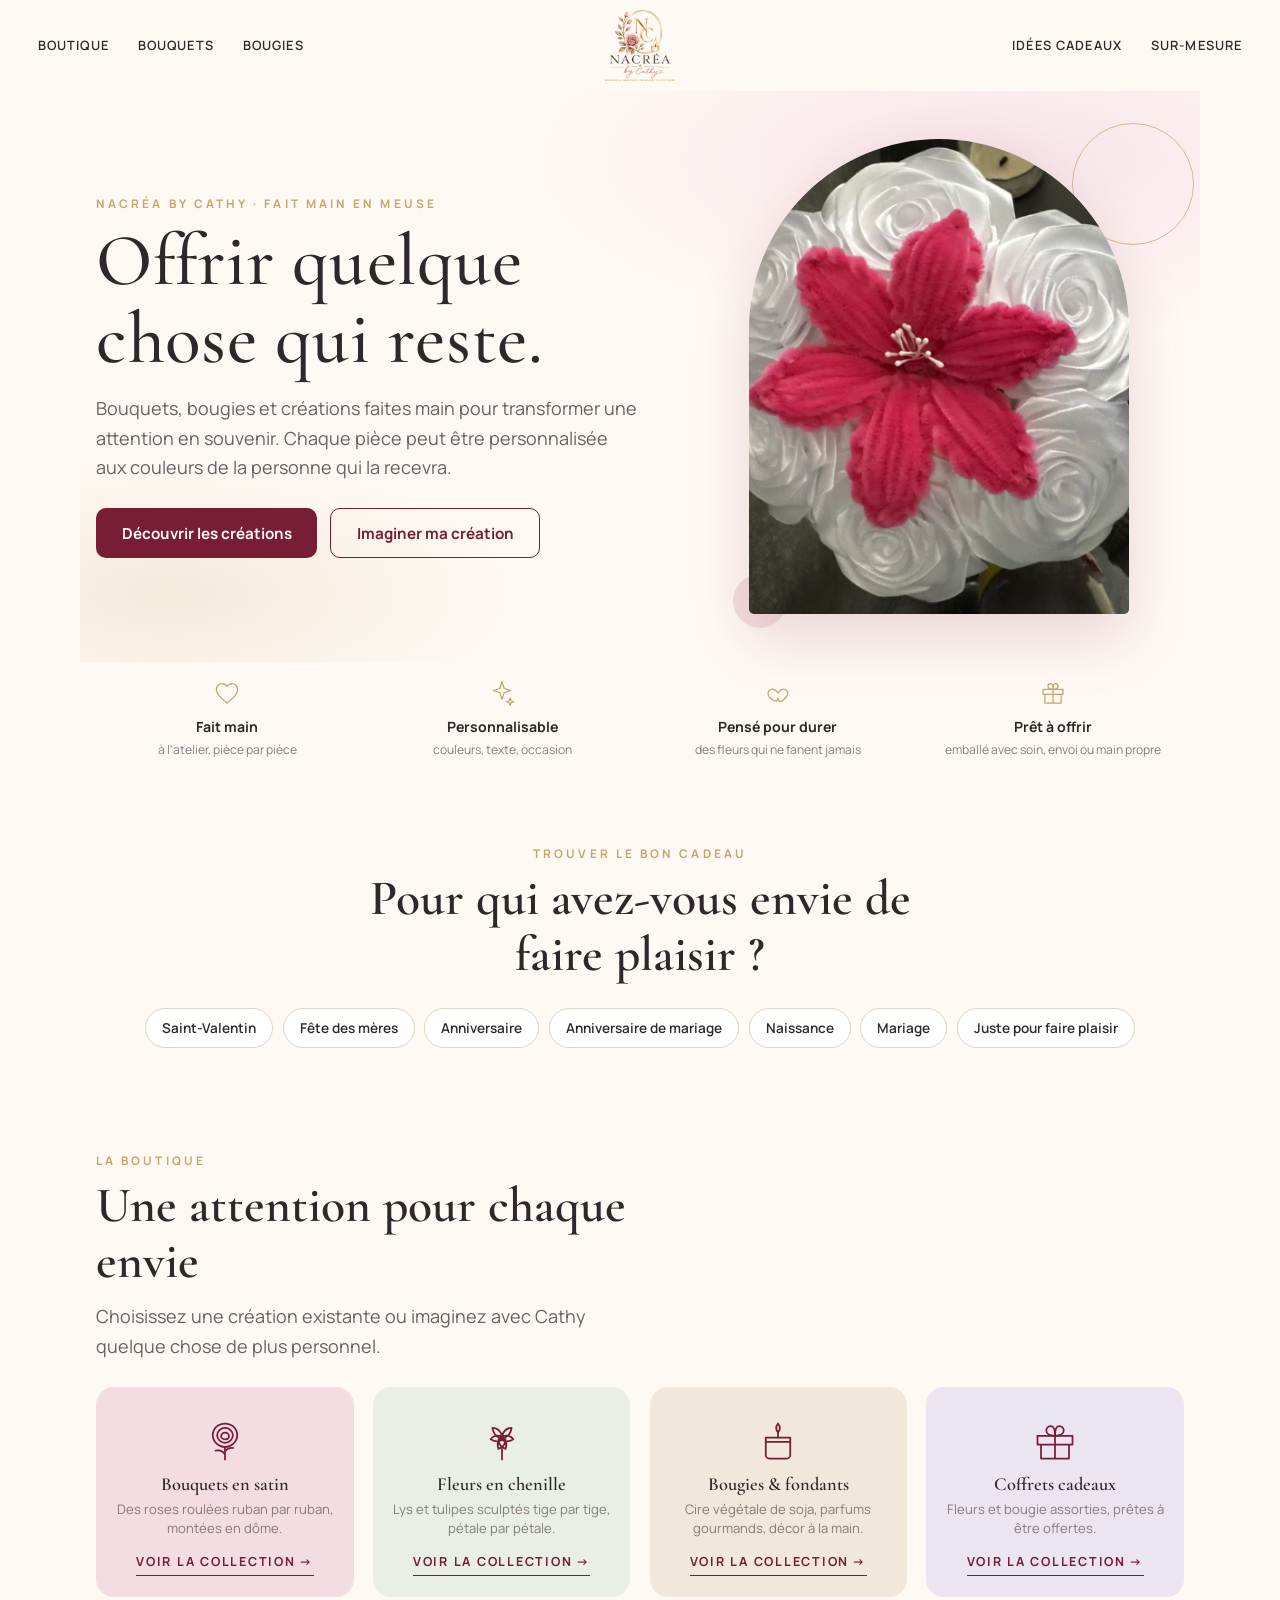
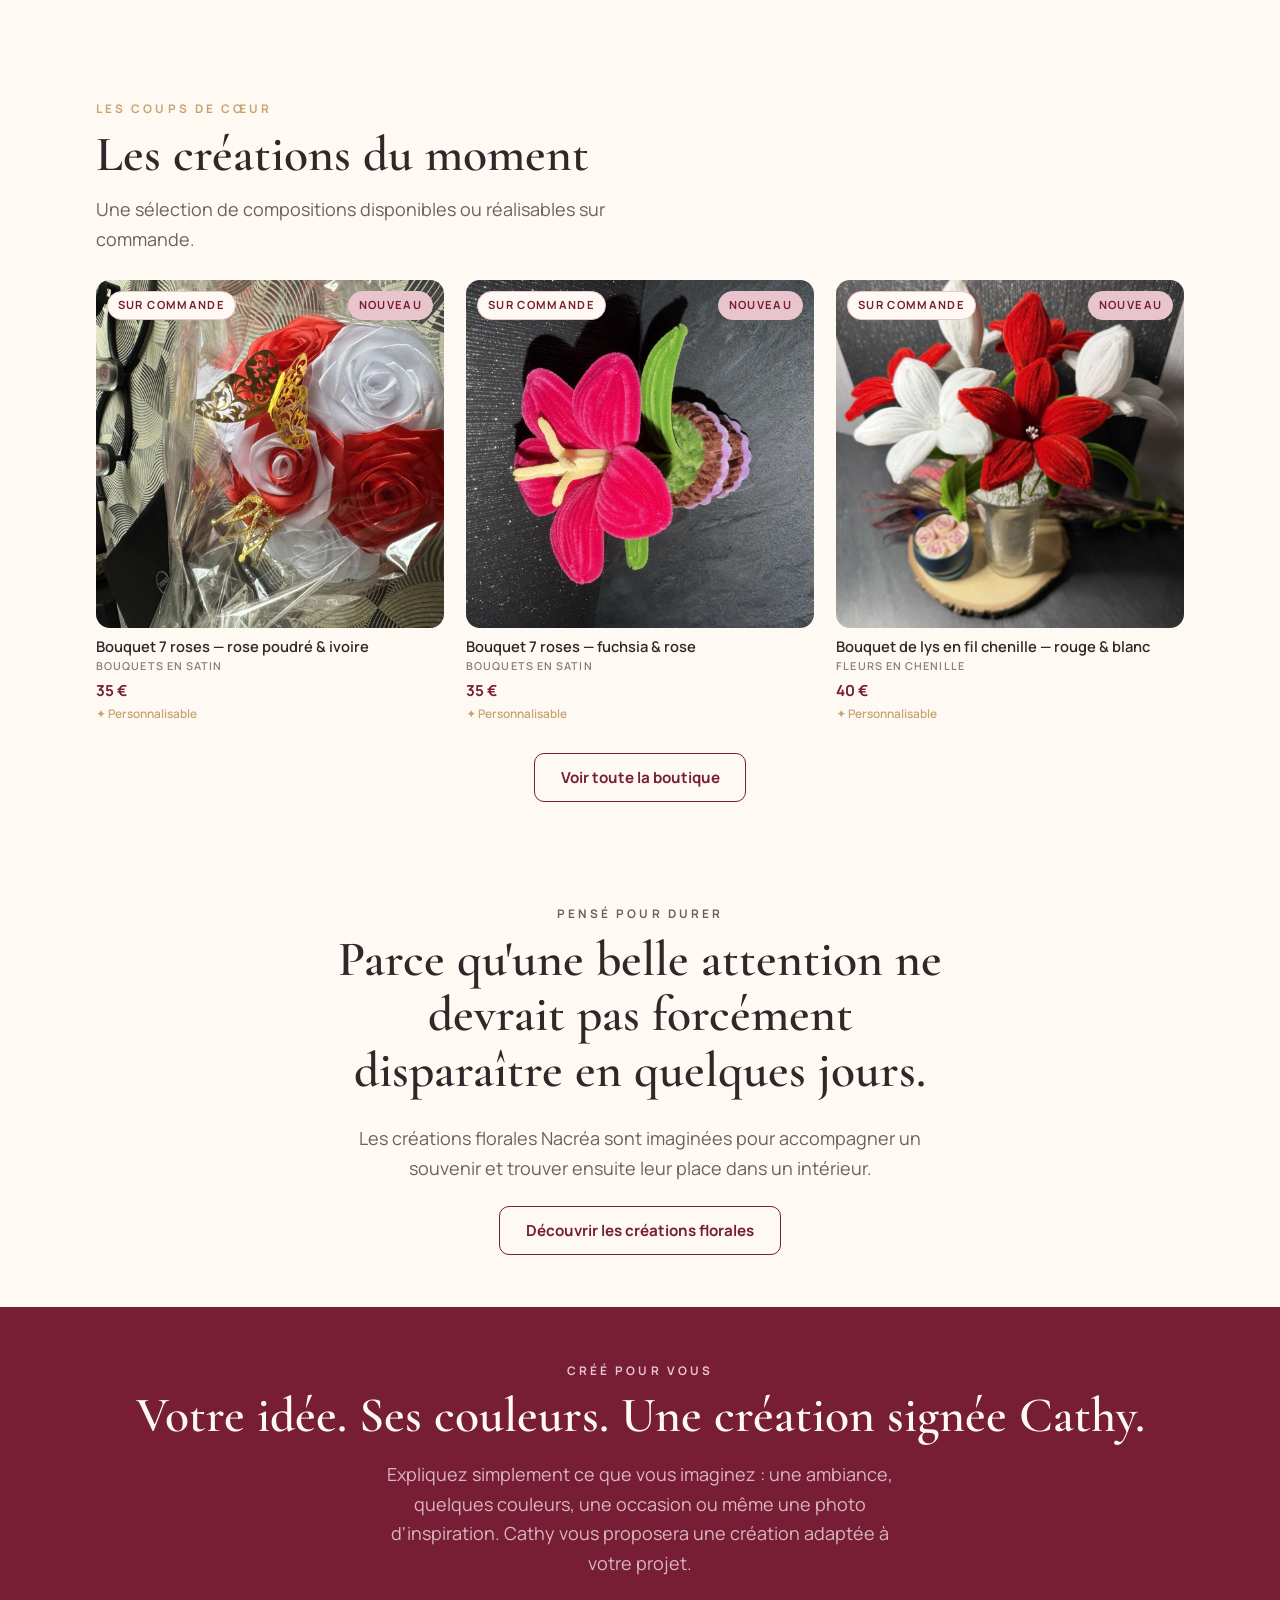
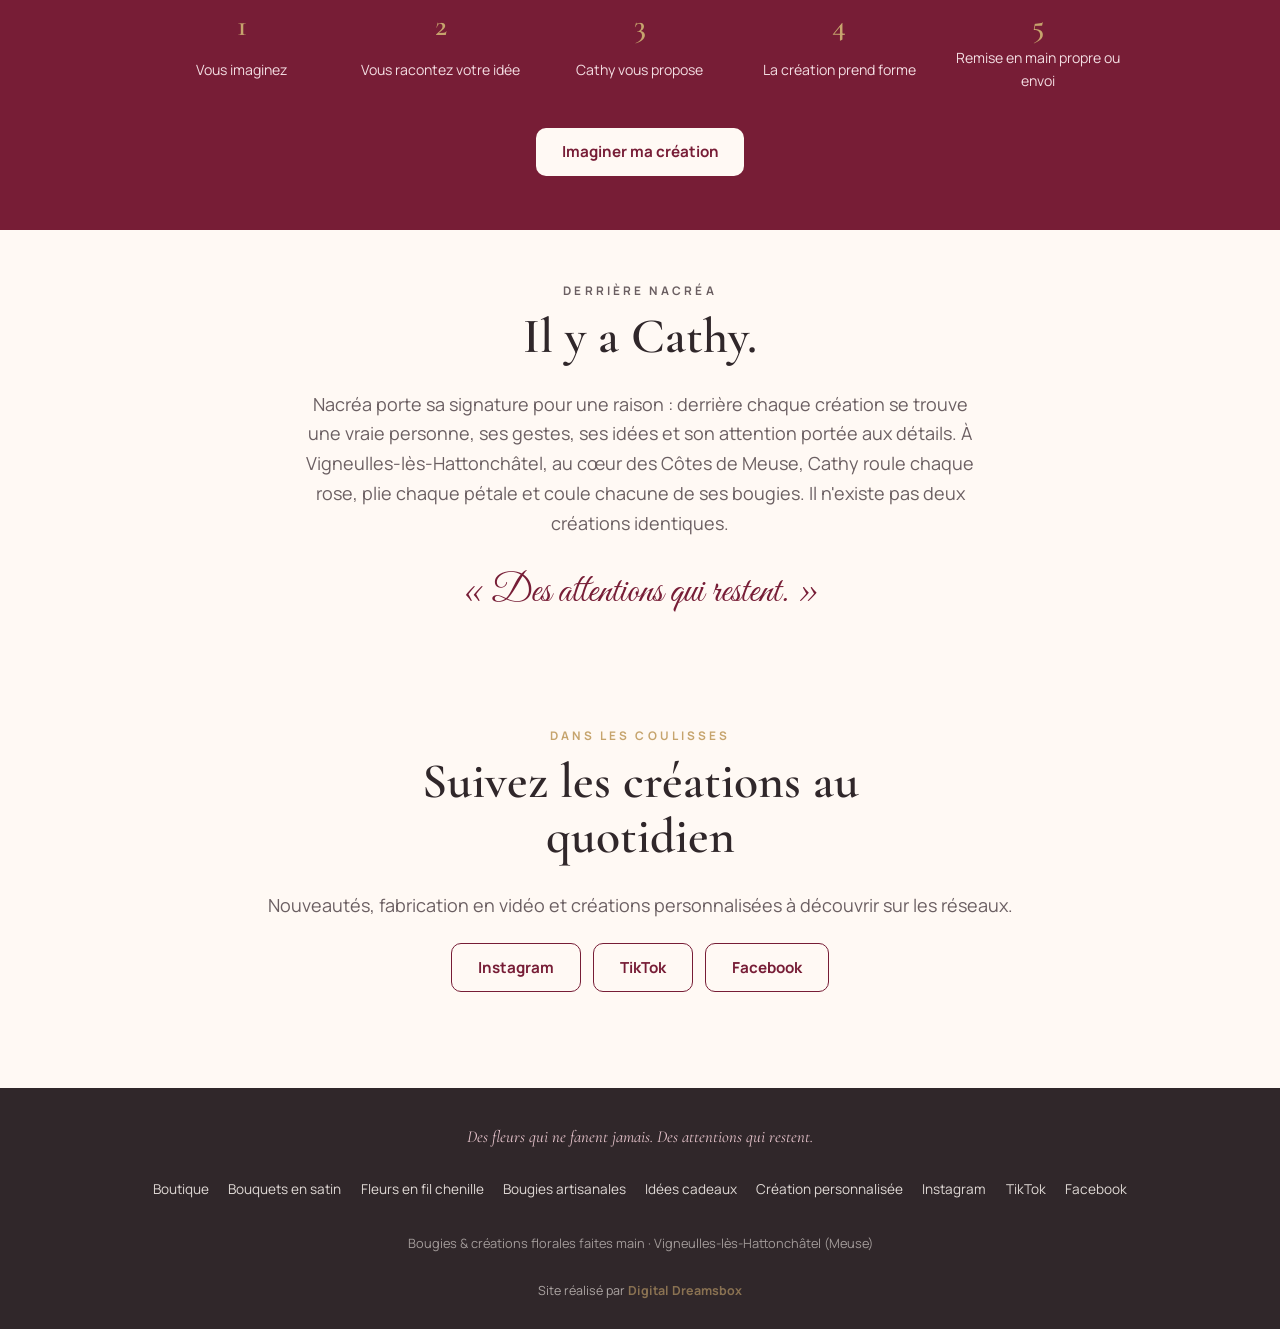
<file: index.html>
<!DOCTYPE html>
<html lang="fr">
<head>
  <meta charset="UTF-8">
  <meta name="viewport" content="width=device-width, initial-scale=1.0, minimum-scale=1.0">
  <title>Nacréa by Cathy — Bouquets en satin &amp; bougies artisanales</title>
  <meta name="description" content="Bouquets éternels en satin, fleurs en fil chenille, bougies en cire végétale de soja et coffrets cadeaux, faits main en Meuse. Des fleurs qui ne fanent jamais, personnalisées à vos couleurs.">
  <link rel="canonical" href="https://nacreabycathy.fr/">
  <meta property="og:title" content="Nacréa by Cathy — Bouquets en satin &amp; bougies artisanales">
  <meta property="og:description" content="Des fleurs qui ne fanent jamais. Des attentions qui restent. Créations faites main et personnalisées, en Meuse.">
  <meta property="og:image" content="https://nacreabycathy.fr/assets/ambiance-hero.webp">
  <meta property="og:url" content="https://nacreabycathy.fr/">
  <meta property="og:type" content="website">
  <meta property="og:site_name" content="Nacréa by Cathy">
  <meta http-equiv="X-Content-Type-Options" content="nosniff">
  <meta name="referrer" content="strict-origin-when-cross-origin">
  <link rel="icon" href="/assets/favicon-32-nc.png">
  <link rel="apple-touch-icon" href="/assets/apple-touch-icon.png">
  <link rel="preload" as="image" href="/assets/ambiance-hero.webp">
  <link rel="preload" href="https://fonts.googleapis.com/css2?family=Cormorant+Garamond:wght@500;600&family=Great+Vibes&family=Manrope:wght@400;500;600;700&display=swap" as="style" onload="this.onload=null;this.rel='stylesheet'">
  <noscript><link rel="stylesheet" href="https://fonts.googleapis.com/css2?family=Cormorant+Garamond:wght@500;600&family=Great+Vibes&family=Manrope:wght@400;500;600;700&display=swap"></noscript>
  <link rel="stylesheet" href="/assets/styles.css">
  <script src="/assets/main.js" defer></script>
  <script type="application/ld+json">
  {
    "@context": "https://schema.org",
    "@type": "Organization",
    "name": "Nacréa by Cathy",
    "url": "https://nacreabycathy.fr/",
    "logo": "https://nacreabycathy.fr/assets/logo-web.webp",
    "sameAs": [
      "https://www.instagram.com/catcandle55",
      "https://www.tiktok.com/@catcandle55",
      "https://www.facebook.com/share/1Giaos61ck/"
    ]
  }
  </script>
</head>
<body>

<!-- GEN:NAV -->
<header class="site-header">
  <nav class="nav-l" aria-label="Navigation principale">
    <a href="/boutique.html">Boutique</a>
    <a href="/boutique.html?collection=bouquets-satin">Bouquets</a>
    <a href="/boutique.html?collection=bougies-fondants">Bougies</a>
  </nav>
  <a href="/" class="logo-link" aria-label="Nacréa by Cathy — accueil">
    <img src="/assets/logo-header.webp" alt="Nacréa by Cathy" width="98" height="100">
  </a>
  <nav class="nav-r" aria-label="Navigation secondaire">
    <a href="/idees-cadeaux.html">Idées cadeaux</a>
    <a href="/sur-mesure.html">Sur-mesure</a>
  </nav>
</header>
<!-- /GEN:NAV -->

<main>

  <!-- ========================================
       HERO
       ======================================== -->
  <section class="hero">
    <div class="hero-texte">
      <p class="eyebrow">Nacréa by Cathy · fait main en Meuse</p>
      <h1>Offrir quelque chose qui&nbsp;reste.</h1>
      <p class="hero-sous">Bouquets, bougies et créations faites main pour transformer une attention en souvenir. Chaque pièce peut être personnalisée aux couleurs de la personne qui la recevra.</p>
      <div class="hero-actions">
        <a class="btn btn-primary" href="/boutique.html">Découvrir les créations</a>
        <a class="btn btn-ghost" href="/sur-mesure.html">Imaginer ma création</a>
      </div>
    </div>
    <div class="hero-visu" aria-hidden="true">
      <div class="arche">
        <img src="/assets/ambiance-hero.webp" alt="" width="840" height="1050" fetchpriority="high">
      </div>
    </div>
  </section>

  <!-- ========================================
       RÉASSURANCE
       ======================================== -->
  <section class="reassurance-strip" aria-label="Nos engagements">
    <div class="ritem">
      <svg viewBox="0 0 48 48" width="30" height="30" fill="none" stroke="currentColor" stroke-width="2" stroke-linecap="round" stroke-linejoin="round"><path d="M24 40C14 32 7 26 7 18.5 7 13 11 9 16 9c3.4 0 6.4 1.8 8 4.6C25.6 10.8 28.6 9 32 9c5 0 9 4 9 9.5C41 26 34 32 24 40Z"/></svg>
      <b>Fait main</b><span>à l'atelier, pièce par pièce</span>
    </div>
    <div class="ritem">
      <svg viewBox="0 0 48 48" width="30" height="30" fill="none" stroke="currentColor" stroke-width="2" stroke-linecap="round" stroke-linejoin="round"><path d="M24 6l3.6 10.8L38 20l-10.4 3.2L24 34l-3.6-10.8L10 20l10.4-3.2L24 6Z"/><path d="M37 32l1.6 4.4L43 38l-4.4 1.6L37 44l-1.6-4.4L31 38l4.4-1.6L37 32Z"/></svg>
      <b>Personnalisable</b><span>couleurs, texte, occasion</span>
    </div>
    <div class="ritem">
      <svg viewBox="0 0 48 48" width="30" height="30" fill="none" stroke="currentColor" stroke-width="2" stroke-linecap="round" stroke-linejoin="round"><path d="M24 24c-4-6-10-8-14-4s-2 10 4 14 10 4 10-2c0 6 4 8 10 2s8-10 4-14-10-2-14 4Z"/></svg>
      <b>Pensé pour durer</b><span>des fleurs qui ne fanent jamais</span>
    </div>
    <div class="ritem">
      <svg viewBox="0 0 48 48" width="30" height="30" fill="none" stroke="currentColor" stroke-width="2" stroke-linecap="round" stroke-linejoin="round"><path d="M8 18h32v8H8zM11 26h26v14H11zM24 18v22"/><path d="M24 18c-5 0-8-2-8-5s2.5-4 4.5-4S24 11 24 18Zm0 0c5 0 8-2 8-5s-2.5-4-4.5-4S24 11 24 18Z"/></svg>
      <b>Prêt à offrir</b><span>emballé avec soin, envoi ou main propre</span>
    </div>
  </section>

  <!-- ========================================
       OCCASIONS — l'intention d'abord : « je cherche un cadeau pour… »
       ======================================== -->
  <section class="sec occasions-home">
    <p class="eyebrow">Trouver le bon cadeau</p>
    <h2>Pour qui avez-vous envie de faire plaisir&nbsp;?</h2>
    <div class="occ-chips">
      <a class="chip" href="/boutique.html?occasion=saint-valentin">Saint-Valentin</a>
      <a class="chip" href="/boutique.html?occasion=fete-des-meres">Fête des mères</a>
      <a class="chip" href="/boutique.html?occasion=anniversaire">Anniversaire</a>
      <a class="chip" href="/boutique.html?occasion=anniversaire-mariage">Anniversaire de mariage</a>
      <a class="chip" href="/boutique.html?occasion=naissance">Naissance</a>
      <a class="chip" href="/boutique.html?occasion=mariage">Mariage</a>
      <a class="chip" href="/boutique.html?occasion=pour-faire-plaisir">Juste pour faire plaisir</a>
    </div>
  </section>

  <!-- ========================================
       COLLECTIONS
       ======================================== -->
  <section class="sec collections">
    <p class="eyebrow">La boutique</p>
    <h2>Une attention pour chaque envie</h2>
    <p class="sec-intro">Choisissez une création existante ou imaginez avec Cathy quelque chose de plus personnel.</p>
    <div class="collections-grid">
      <a class="ccard" style="--fond:#F3DDE2" href="/boutique.html?collection=bouquets-satin">
        <svg viewBox="0 0 64 64" width="56" height="56" fill="none" stroke="#771D36" stroke-width="2" stroke-linecap="round"><path d="M32 12c8 0 14 6 14 13.5S39 39 32 39s-14-6-14-13.5S24 12 32 12Zm0 5c5 0 9 3.8 9 8.5S36.6 34 32 34s-9-3.8-9-8.5 4.4-8.5 9-8.5Zm0 5.5c2.6 0 4.5 1.8 4.5 4S34.4 30 32 30s-4.5-1.6-4.5-3.5 2-4 4.5-4Z"/><path d="M32 39v14M32 47c-3-4-7-5-11-4M32 44c2.5-3.5 6-4.5 9.5-4"/></svg>
        <h3>Bouquets en satin</h3>
        <p>Des roses roulées ruban par ruban, montées en dôme.</p>
        <span class="clien">Voir la collection</span>
      </a>
      <a class="ccard" style="--fond:#E9EFE6" href="/boutique.html?collection=fleurs-chenille">
        <svg viewBox="0 0 64 64" width="56" height="56" fill="none" stroke="#771D36" stroke-width="2" stroke-linecap="round" stroke-linejoin="round"><g><path d="M32 26c2-6 6-9 11-9-1 6-4 10-9 12M32 26c-2-6-6-9-11-9 1 6 4 10 9 12M32 27c5-2 10-1 13 3-5 3-10 3-14 0M32 27c-5-2-10-1-13 3 5 3 10 3 14 0M32 28c4 3 6 8 4 13-5-2-8-6-8-11M32 28c-4 3-6 8-4 13 5-2 8-6 8-11"/><circle cx="32" cy="27" r="2.5" fill="#771D36" stroke="none"/><path d="M32 41v12"/></g></svg>
        <h3>Fleurs en chenille</h3>
        <p>Lys et tulipes sculptés tige par tige, pétale par pétale.</p>
        <span class="clien">Voir la collection</span>
      </a>
      <a class="ccard" style="--fond:#F1E7DA" href="/boutique.html?collection=bougies-fondants">
        <svg viewBox="0 0 64 64" width="56" height="56" fill="none" stroke="#771D36" stroke-width="2" stroke-linecap="round" stroke-linejoin="round"><path d="M18 28h28v20a4 4 0 0 1-4 4H22a4 4 0 0 1-4-4V28Z"/><path d="M18 33h28"/><path d="M32 12c2.8 3.6 3.3 6.4 0 10-3.3-3.6-2.8-6.4 0-10Z"/><path d="M32 22v6"/></svg>
        <h3>Bougies &amp; fondants</h3>
        <p>Cire végétale de soja, parfums gourmands, décor à la main.</p>
        <span class="clien">Voir la collection</span>
      </a>
      <a class="ccard" style="--fond:#EBE4F1" href="/boutique.html?collection=coffrets">
        <svg viewBox="0 0 64 64" width="56" height="56" fill="none" stroke="#771D36" stroke-width="2" stroke-linecap="round" stroke-linejoin="round"><path d="M12 26h40v10H12zM16 36h32v16H16zM32 26v26"/><path d="M32 26c-6 0-10-2.5-10-6s3-5 5.5-5S32 18 32 26Zm0 0c6 0 10-2.5 10-6s-3-5-5.5-5S32 18 32 26Z"/></svg>
        <h3>Coffrets cadeaux</h3>
        <p>Fleurs et bougie assorties, prêtes à être offertes.</p>
        <span class="clien">Voir la collection</span>
      </a>
    </div>
  </section>

  <!-- ========================================
       COUPS DE CŒUR (généré depuis le catalogue)
       ======================================== -->
  <section class="sec coups">
    <p class="eyebrow">Les coups de cœur</p>
    <h2>Les créations du moment</h2>
    <p class="sec-intro">Une sélection de compositions disponibles ou réalisables sur commande.</p>
    <!-- GEN:COUPS-DE-COEUR -->
<div class="grille-produits">
    <a class="carte-produit" href="/creation/bouquet-7-roses-rose-poudre-ivoire.html"
       data-collection="bouquets-satin" data-occasions="anniversaire fete-des-meres pour-faire-plaisir">
      <div class="carte-img"><img src="/assets/produits/bouquet-rose-poudre-ivoire-1.webp" alt="Bouquet 7 roses — rose poudré &amp; ivoire" loading="lazy" width="600" height="600"><span class="badge">Sur commande</span><span class="badge badge-neuf">Nouveau</span></div>
      <h3>Bouquet 7 roses — rose poudré &amp; ivoire</h3>
      <p class="carte-cat">Bouquets en satin</p>
      <p class="carte-prix">35 €</p>
      <p class="carte-perso">✦ Personnalisable</p>
    </a>
    <a class="carte-produit" href="/creation/bouquet-7-roses-fuchsia-rose.html"
       data-collection="bouquets-satin" data-occasions="saint-valentin anniversaire pour-faire-plaisir">
      <div class="carte-img"><img src="/assets/produits/bouquet-fuchsia-rose-1.webp" alt="Bouquet 7 roses — fuchsia &amp; rose" loading="lazy" width="600" height="600"><span class="badge">Sur commande</span><span class="badge badge-neuf">Nouveau</span></div>
      <h3>Bouquet 7 roses — fuchsia &amp; rose</h3>
      <p class="carte-cat">Bouquets en satin</p>
      <p class="carte-prix">35 €</p>
      <p class="carte-perso">✦ Personnalisable</p>
    </a>
    <a class="carte-produit" href="/creation/bouquet-lys-fil-chenille-rouge-blanc.html"
       data-collection="fleurs-chenille" data-occasions="fete-des-meres anniversaire pour-faire-plaisir">
      <div class="carte-img"><img src="/assets/produits/bouquet-lys-chenille-1.webp" alt="Bouquet de lys en fil chenille — rouge &amp; blanc" loading="lazy" width="600" height="600"><span class="badge">Sur commande</span><span class="badge badge-neuf">Nouveau</span></div>
      <h3>Bouquet de lys en fil chenille — rouge &amp; blanc</h3>
      <p class="carte-cat">Fleurs en chenille</p>
      <p class="carte-prix">40 €</p>
      <p class="carte-perso">✦ Personnalisable</p>
    </a></div>
<!-- /GEN:COUPS-DE-COEUR -->
    <p class="centre"><a class="btn btn-ghost" href="/boutique.html">Voir toute la boutique</a></p>
  </section>

  <!-- ========================================
       ÉMOTION — l'argument durée
       ======================================== -->
  <section class="sec sec-centre">
    <p class="eyebrow">Pensé pour durer</p>
    <h2>Parce qu'une belle attention ne devrait pas forcément disparaître en quelques jours.</h2>
    <p>Les créations florales Nacréa sont imaginées pour accompagner un souvenir et trouver ensuite leur place dans un intérieur.</p>
    <p class="centre" style="margin-top:1.4rem"><a class="btn btn-ghost" href="/boutique.html?collection=bouquets-satin">Découvrir les créations florales</a></p>
  </section>

  <!-- ========================================
       SUR-MESURE
       ======================================== -->
  <section class="surmesure">
    <div class="surmesure-int">
      <p class="eyebrow eyebrow-clair">Créé pour vous</p>
      <h2>Votre idée. Ses couleurs. Une création signée Cathy.</h2>
      <p class="surmesure-sous">Expliquez simplement ce que vous imaginez : une ambiance, quelques couleurs, une occasion ou même une photo d'inspiration. Cathy vous proposera une création adaptée à votre projet.</p>
      <ol class="etapes">
        <li><b>1</b>Vous imaginez</li>
        <li><b>2</b>Vous racontez votre idée</li>
        <li><b>3</b>Cathy vous propose</li>
        <li><b>4</b>La création prend forme</li>
        <li><b>5</b>Remise en main propre ou envoi</li>
      </ol>
      <a class="btn btn-clair" href="/sur-mesure.html">Imaginer ma création</a>
    </div>
  </section>

  <!-- ========================================
       ATELIER
       ======================================== -->
  <section class="sec atelier">
    <p class="eyebrow">Derrière Nacréa</p>
    <h2>Il y a Cathy.</h2>
    <p>Nacréa porte sa signature pour une raison : derrière chaque création se trouve une vraie personne, ses gestes, ses idées et son attention portée aux détails. À Vigneulles-lès-Hattonchâtel, au cœur des Côtes de Meuse, Cathy roule chaque rose, plie chaque pétale et coule chacune de ses bougies. Il n'existe pas deux créations identiques.</p>
    <p class="citation">«&nbsp;Des attentions qui restent.&nbsp;»</p>
  </section>

  <!-- ========================================
       RÉSEAUX
       ======================================== -->
  <section class="sec reseaux">
    <p class="eyebrow">Dans les coulisses</p>
    <h2>Suivez les créations au quotidien</h2>
    <p class="reseaux-sous">Nouveautés, fabrication en vidéo et créations personnalisées à découvrir sur les réseaux.</p>
    <div class="reseaux-btns">
      <a class="btn btn-ghost" href="https://www.instagram.com/catcandle55" target="_blank" rel="noopener">Instagram</a>
      <a class="btn btn-ghost" href="https://www.tiktok.com/@catcandle55" target="_blank" rel="noopener">TikTok</a>
      <a class="btn btn-ghost" href="https://www.facebook.com/share/1Giaos61ck/" target="_blank" rel="noopener">Facebook</a>
    </div>
  </section>

</main>

<!-- GEN:FOOTER -->
<footer class="site-footer">
  <p class="footer-baseline">Des fleurs qui ne fanent jamais. Des attentions qui restent.</p>
  <nav aria-label="Liens de bas de page">
    <a href="/boutique.html">Boutique</a>
    <a href="/boutique.html?collection=bouquets-satin">Bouquets en satin</a>
    <a href="/boutique.html?collection=fleurs-chenille">Fleurs en fil chenille</a>
    <a href="/boutique.html?collection=bougies-fondants">Bougies artisanales</a>
    <a href="/idees-cadeaux.html">Idées cadeaux</a>
    <a href="/sur-mesure.html">Création personnalisée</a>
    <a href="https://www.instagram.com/catcandle55" target="_blank" rel="noopener">Instagram</a><a href="https://www.tiktok.com/@catcandle55" target="_blank" rel="noopener">TikTok</a><a href="https://www.facebook.com/share/1Giaos61ck/" target="_blank" rel="noopener">Facebook</a>
  </nav>
  <p class="footer-lieu">Bougies &amp; créations florales faites main · Vigneulles-lès-Hattonchâtel (Meuse)</p>
  <div class="footer-credit">
    <a href="https://digitaldreamsbox.com" target="_blank" rel="noopener">Site réalisé par <strong>Digital Dreamsbox</strong></a>
  </div>
</footer>
<!-- /GEN:FOOTER -->

</body>
</html>
</file>
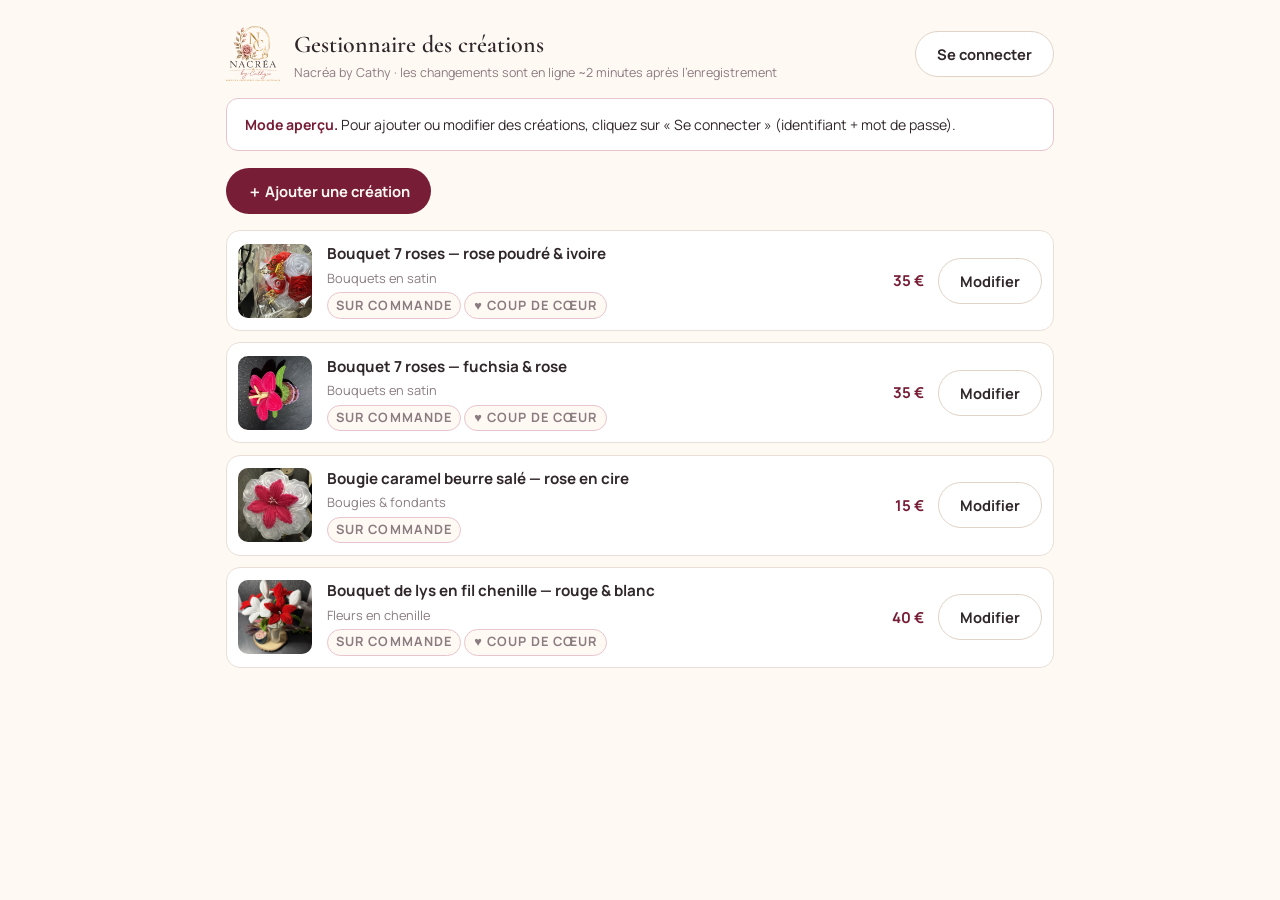
<file: admin/index.html>
<!DOCTYPE html>
<html lang="fr">
<head>
<meta charset="UTF-8">
<meta name="viewport" content="width=device-width, initial-scale=1.0">
<meta name="robots" content="noindex, nofollow">
<title>Gestionnaire · Nacréa by Cathy</title>
<link rel="icon" href="/assets/favicon-32-nc.png">
<link rel="preconnect" href="https://fonts.googleapis.com">
<link href="https://fonts.googleapis.com/css2?family=Cormorant+Garamond:wght@500;600&family=Manrope:wght@400;500;600;700&display=swap" rel="stylesheet">
<style>
:root{--ivoire:#FFF9F4;--rose:#E8C5CD;--bordeaux:#771D36;--bordeaux2:#5E1729;--champagne:#C6A46D;--anthracite:#30272A}
*{margin:0;padding:0;box-sizing:border-box}
body{background:var(--ivoire);color:var(--anthracite);font-family:'Manrope',sans-serif;line-height:1.55;font-size:15px}
.wrap{max-width:860px;margin:0 auto;padding:1.2rem 1rem 5rem}
header.top{display:flex;align-items:center;gap:.9rem;padding:.4rem 0 1rem}
header.top img{width:54px}
header.top h1{font-family:'Cormorant Garamond',serif;font-size:1.5rem;font-weight:600}
header.top p{font-size:.78rem;color:#8a7c80}
.spacer{flex:1}
.btn{display:inline-flex;align-items:center;justify-content:center;gap:.4rem;min-height:46px;padding:.6rem 1.3rem;border-radius:999px;border:none;font-family:inherit;font-weight:700;font-size:.92rem;cursor:pointer;text-decoration:none;transition:all .15s}
.btn-p{background:var(--bordeaux);color:var(--ivoire)}
.btn-p:hover{background:var(--bordeaux2)}
.btn-s{background:#fff;color:var(--anthracite);border:1.5px solid #e0d3c8}
.btn-s:hover{border-color:var(--bordeaux)}
.btn-danger{background:none;border:none;color:#a33;font-weight:600;font-size:.82rem;cursor:pointer;min-height:44px;padding:0 .5rem}
.btn[disabled]{opacity:.5;cursor:wait}
.bandeau{border-radius:12px;padding:.9rem 1.1rem;font-size:.88rem;margin-bottom:1.1rem;background:#fff;border:1px solid var(--rose)}
.bandeau.ok{border-color:#b7c4b0}
.bandeau b{color:var(--bordeaux)}
.cartes{display:grid;gap:.7rem}
.cprod{display:flex;gap:.9rem;align-items:center;background:#fff;border:1px solid #eadfd6;border-radius:14px;padding:.7rem}
.cprod img{width:74px;height:74px;object-fit:cover;border-radius:10px;background:#f4ebe3}
.cprod .inf{flex:1;min-width:0}
.cprod .inf b{display:block;font-size:.95rem;white-space:nowrap;overflow:hidden;text-overflow:ellipsis}
.cprod .inf span{font-size:.8rem;color:#8a7c80}
.cprod .prix{font-weight:700;color:var(--bordeaux);white-space:nowrap}
.tag{display:inline-block;font-size:.68rem;font-weight:700;letter-spacing:.08em;text-transform:uppercase;padding:.15rem .55rem;border-radius:999px;background:var(--ivoire);border:1px solid var(--rose);color:var(--bordeaux);margin-top:.2rem}
.tag.off{background:var(--anthracite);color:#fff;border-color:var(--anthracite)}
form{display:grid;gap:1.1rem;background:#fff;border:1px solid #eadfd6;border-radius:16px;padding:1.3rem}
label{display:grid;gap:.35rem;font-weight:600;font-size:.88rem}
label small{font-weight:400;color:#8a7c80}
input[type=text],input[type=number],input[type=url],textarea,select{font-family:inherit;font-size:.95rem;padding:.7rem .8rem;border:1.5px solid #e0d3c8;border-radius:10px;background:var(--ivoire);min-height:46px;width:100%}
textarea{min-height:110px;resize:vertical}
input:focus,textarea:focus,select:focus{outline:2px solid var(--champagne);border-color:var(--champagne)}
.deux{display:grid;gap:1.1rem}
@media(min-width:640px){.deux{grid-template-columns:1fr 1fr}}
fieldset{border:1.5px solid #e0d3c8;border-radius:10px;padding:.8rem .9rem}
legend{font-weight:600;font-size:.88rem;padding:0 .4rem}
.checks{display:flex;flex-wrap:wrap;gap:.4rem .9rem}
.checks label{display:inline-flex;flex-direction:row;align-items:center;gap:.45rem;font-weight:500;min-height:40px}
.checks input{width:19px;height:19px;accent-color:var(--bordeaux)}
.photos{display:flex;flex-wrap:wrap;gap:.6rem}
.ph{position:relative;width:90px;height:90px;border-radius:10px;overflow:hidden;border:1px solid #eadfd6}
.ph img{width:100%;height:100%;object-fit:cover}
.ph button{position:absolute;top:3px;right:3px;width:26px;height:26px;border-radius:50%;border:none;background:rgba(48,39,42,.85);color:#fff;font-size:.85rem;cursor:pointer;line-height:1}
.addph{width:90px;height:90px;border:2px dashed #d5c5b8;border-radius:10px;background:none;font-size:1.6rem;color:var(--champagne);cursor:pointer}
.addph:hover{border-color:var(--bordeaux);color:var(--bordeaux)}
.actions{display:flex;gap:.7rem;flex-wrap:wrap;align-items:center}
.toast{position:fixed;left:50%;bottom:1.2rem;transform:translateX(-50%);background:var(--anthracite);color:#fff;padding:.8rem 1.3rem;border-radius:999px;font-size:.9rem;box-shadow:0 6px 24px rgba(0,0,0,.25);opacity:0;pointer-events:none;transition:opacity .25s;max-width:92vw;text-align:center}
.toast.on{opacity:1}
dialog{border:none;border-radius:16px;padding:1.5rem;max-width:460px;width:92vw;box-shadow:0 10px 40px rgba(0,0,0,.3)}
dialog::backdrop{background:rgba(48,39,42,.5)}
dialog h2{font-family:'Cormorant Garamond',serif;margin-bottom:.6rem}
dialog p{font-size:.87rem;color:#6b5f62;margin-bottom:.9rem}
dialog form{border:none;padding:0}
.hid{display:none!important}
h2.sec{font-family:'Cormorant Garamond',serif;font-size:1.35rem;margin:1.4rem 0 .7rem}
</style>
</head>
<body>
<div class="wrap">

  <header class="top">
    <img src="/assets/logo-header.webp" alt="" onerror="this.style.display='none'">
    <div>
      <h1>Gestionnaire des créations</h1>
      <p>Nacréa by Cathy · les changements sont en ligne ~2 minutes après l'enregistrement</p>
    </div>
    <div class="spacer"></div>
    <button class="btn btn-s" id="btn-config">Se connecter</button>
  </header>

  <div class="bandeau" id="bandeau">Chargement…</div>

  <!-- ===== VUE LISTE ===== -->
  <section id="vue-liste">
    <div class="actions" style="margin-bottom:1rem">
      <button class="btn btn-p" id="btn-ajouter">＋ Ajouter une création</button>
    </div>
    <div class="cartes" id="liste"></div>
  </section>

  <!-- ===== VUE FORMULAIRE ===== -->
  <section id="vue-form" class="hid">
    <h2 class="sec" id="form-titre">Nouvelle création</h2>
    <form id="form" autocomplete="off">
      <label>Nom de la création
        <input type="text" id="f-nom" required maxlength="80" placeholder="Bouquet 9 roses — bordeaux &amp; ivoire">
      </label>
      <div class="deux">
        <label>Prix (€)
          <input type="number" id="f-prix" required min="1" max="999" step="0.5">
        </label>
        <label>Collection
          <select id="f-collection"></select>
        </label>
      </div>
      <fieldset>
        <legend>Occasions (plusieurs choix possibles)</legend>
        <div class="checks" id="f-occasions"></div>
      </fieldset>
      <label>Phrase d'accroche <small>1 à 2 phrases, visible sur la boutique et Google</small>
        <textarea id="f-accroche" required maxlength="180" style="min-height:64px"></textarea>
      </label>
      <label>Description complète <small>matières, dimensions, entretien — sauter une ligne entre les paragraphes</small>
        <textarea id="f-description" required></textarea>
      </label>
      <fieldset>
        <legend>Détails de la fiche (facultatif, mais recommandé)</legend>
        <div class="deux">
          <label>Dimensions
            <input type="text" id="f-dimensions" maxlength="120" placeholder="Hauteur 30 cm · diamètre 25 cm">
          </label>
          <label>Délai de fabrication
            <input type="text" id="f-delai" maxlength="120" placeholder="environ 5 jours avant remise ou envoi">
          </label>
        </div>
        <label style="margin-top:1rem">Matières
          <input type="text" id="f-matieres" maxlength="200" placeholder="Ruban de satin, papillons métalliques, emballage cartonné">
        </label>
        <label style="margin-top:1rem">Conseils d'entretien <small>laissez vide pour afficher les conseils standards (fleurs) ou de sécurité (bougies)</small>
          <textarea id="f-entretien" maxlength="500" style="min-height:64px"></textarea>
        </label>
      </fieldset>
      <fieldset>
        <legend>Photos</legend>
        <div class="photos" id="f-photos"></div>
        <input type="file" id="f-file" accept="image/*" multiple class="hid">
        <p style="font-size:.78rem;color:#8a7c80;margin-top:.5rem">Les photos sont automatiquement compressées pour le web. Astuce iPhone : si une photo est refusée, envoyez-la-vous en JPG ou activez Réglages → Appareil photo → Formats → « Le plus compatible ».</p>
      </fieldset>
      <div class="deux">
        <label>Statut
          <select id="f-statut"></select>
        </label>
        <label>Lien de paiement Stripe <small>collez le lien « Payment Link » créé dans Stripe — laissez vide pour « Commander par message »</small>
          <input type="url" id="f-stripe" placeholder="https://buy.stripe.com/…">
        </label>
      </div>
      <div class="checks">
        <label><input type="checkbox" id="f-perso" checked> Personnalisable (couleurs, texte)</label>
        <label><input type="checkbox" id="f-coeur"> Coup de cœur (mis en avant sur l'accueil)</label>
      </div>
      <div class="actions">
        <button type="submit" class="btn btn-p" id="btn-save">Enregistrer et publier</button>
        <button type="button" class="btn btn-s" id="btn-annuler">Annuler</button>
        <span class="spacer"></span>
        <button type="button" class="btn-danger hid" id="btn-suppr">Supprimer cette création</button>
      </div>
    </form>
  </section>

</div>

<!-- ===== DIALOG CONNEXION ===== -->
<dialog id="dlg-config">
  <h2>Connexion</h2>
  <p>Entrez vos identifiants pour pouvoir enregistrer et publier vos créations.</p>
  <form>
    <label>Identifiant
      <input type="text" id="c-user" autocomplete="username" autocapitalize="none">
    </label>
    <label>Mot de passe
      <input type="password" id="c-pass" autocomplete="current-password">
    </label>
    <div class="actions">
      <button type="submit" class="btn btn-p" id="c-save">Se connecter</button>
      <button type="button" class="btn btn-s" id="c-close">Fermer</button>
    </div>
  </form>
</dialog>

<div class="toast" id="toast"></div>

<script>
"use strict";
/* ============================================================
   Gestionnaire Nacréa — SPA vanilla.
   Deux modes :
   - local  : lecture de /data/products.json (aperçu, pas d'écriture)
   - github : lecture/écriture via l'API GitHub (token localStorage)
   ============================================================ */
const LS_KEY = "nacrea_admin_v1";
const PATH_JSON = "data/products.json";
const BRANCH = "main";

const CFG_DEFAUT = { collections: {}, occasions: {}, statuts: {} };
let CFG = CFG_DEFAUT;          // config_nacrea.json (labels)
let CATALOG = { produits: [] };
let SHA = null;                 // sha GitHub courant de products.json
let EDIT_SLUG = null;           // slug en cours d'édition (null = création)
let NEW_PHOTOS = [];            // {name, blob, dataUrl} à uploader
let PHOTOS = [];                // chemins existants conservés

const $ = (id) => document.getElementById(id);
const conn = () => { try { return JSON.parse(localStorage.getItem(LS_KEY)) || {}; } catch { return {}; } };
const online = () => { const c = conn(); return !!(c.owner && c.repo && c.token); };

function toast(msg, ms = 3200) {
  const t = $("toast"); t.textContent = msg; t.classList.add("on");
  clearTimeout(t._h); t._h = setTimeout(() => t.classList.remove("on"), ms);
}

/* ---------- API GitHub ---------- */
function ghHeaders() {
  return { "Authorization": "Bearer " + conn().token, "Accept": "application/vnd.github+json" };
}
function ghUrl(path) {
  const c = conn();
  return `https://api.github.com/repos/${c.owner}/${c.repo}/contents/${path}`;
}
function b64EncodeUtf8(str) {
  const bytes = new TextEncoder().encode(str);
  let bin = ""; bytes.forEach(b => bin += String.fromCharCode(b));
  return btoa(bin);
}
function b64DecodeUtf8(b64) {
  const bin = atob(b64.replace(/\n/g, ""));
  const bytes = Uint8Array.from(bin, ch => ch.charCodeAt(0));
  return new TextDecoder().decode(bytes);
}
async function ghGetJson() {
  const r = await fetch(ghUrl(PATH_JSON) + "?ref=" + BRANCH, { headers: ghHeaders() });
  if (r.status === 401) throw new Error("Jeton invalide ou expiré — ouvrez ⚙︎ Connexion.");
  if (r.status === 404) throw new Error("data/products.json introuvable dans le dépôt.");
  if (!r.ok) throw new Error("GitHub a répondu " + r.status);
  const j = await r.json();
  SHA = j.sha;
  return JSON.parse(b64DecodeUtf8(j.content));
}
async function ghPut(path, contentB64, message, sha) {
  const body = { message, content: contentB64, branch: BRANCH };
  if (sha) body.sha = sha;
  const r = await fetch(ghUrl(path), { method: "PUT", headers: ghHeaders(), body: JSON.stringify(body) });
  if (r.status === 409 || r.status === 422) throw new Error("Conflit d'enregistrement — rechargez la page et recommencez.");
  if (!r.ok) throw new Error("Échec de l'envoi (" + r.status + ")");
  return r.json();
}
async function ghSaveCatalog(message) {
  const contenu = JSON.stringify(CATALOG, null, 2) + "\n";
  const res = await ghPut(PATH_JSON, b64EncodeUtf8(contenu), message, SHA);
  SHA = res.content.sha;
}

/* ---------- Chargement ---------- */
async function chargerConfig() {
  try {
    if (online()) {
      const r = await fetch(ghUrl("scripts/config_nacrea.json") + "?ref=" + BRANCH, { headers: ghHeaders() });
      if (r.ok) { CFG = JSON.parse(b64DecodeUtf8((await r.json()).content)); return; }
    }
    const r = await fetch("/scripts/config_nacrea.json");
    if (r.ok) CFG = await r.json();
  } catch { /* labels par défaut */ }
}
async function chargerCatalogue() {
  if (online()) {
    CATALOG = await ghGetJson();
  } else {
    const r = await fetch("/" + PATH_JSON);
    if (!r.ok) throw new Error("Impossible de lire " + PATH_JSON);
    CATALOG = await r.json();
  }
}

/* ---------- Rendu ---------- */
function bandeau() {
  const b = $("bandeau");
  if (online()) {
    b.className = "bandeau ok";
    b.innerHTML = `<b>Session ouverte</b> — vos enregistrements sont publiés automatiquement sur le site.`;
    $("btn-config").textContent = "⏻ Déconnexion";
  } else {
    b.className = "bandeau";
    b.innerHTML = `<b>Mode aperçu.</b> Pour ajouter ou modifier des créations, cliquez sur « Se connecter » (identifiant + mot de passe).`;
    $("btn-config").textContent = "Se connecter";
  }
}
function labelOf(map, k) { return (CFG[map] && CFG[map][k]) || k; }
function renderListe() {
  const el = $("liste");
  const ps = CATALOG.produits || [];
  if (!ps.length) { el.innerHTML = "<p>Aucune création pour le moment. Ajoutez la première !</p>"; return; }
  el.innerHTML = ps.map(p => `
    <div class="cprod">
      <img src="/${(p.photos && p.photos[0]) || ""}" alt="" onerror="this.style.visibility='hidden'">
      <div class="inf">
        <b>${esc(p.nom)}</b>
        <span>${esc(labelOf("collections", p.collection))}</span><br>
        <span class="tag ${p.statut === "epuise" ? "off" : ""}">${esc(labelOf("statuts", p.statut))}</span>
        ${p.coup_de_coeur ? '<span class="tag">♥ coup de cœur</span>' : ""}
      </div>
      <div class="prix">${p.prix} €</div>
      <button class="btn btn-s" data-edit="${esc(p.slug)}">Modifier</button>
    </div>`).join("");
  el.querySelectorAll("[data-edit]").forEach(b =>
    b.addEventListener("click", () => ouvrirForm(b.dataset.edit)));
}
function esc(s) { const d = document.createElement("div"); d.textContent = s == null ? "" : String(s); return d.innerHTML; }

/* ---------- Formulaire ---------- */
function remplirSelects() {
  $("f-collection").innerHTML = Object.entries(CFG.collections || {})
    .map(([k, v]) => `<option value="${k}">${esc(v)}</option>`).join("");
  $("f-statut").innerHTML = Object.entries(CFG.statuts || {})
    .map(([k, v]) => `<option value="${k}">${esc(v)}</option>`).join("");
  $("f-occasions").innerHTML = Object.entries(CFG.occasions || {})
    .map(([k, v]) => `<label><input type="checkbox" value="${k}"> ${esc(v)}</label>`).join("");
}
function slugify(s) {
  return s.normalize("NFD").replace(/[̀-ͯ]/g, "")
    .toLowerCase().replace(/[^a-z0-9]+/g, "-").replace(/^-+|-+$/g, "").slice(0, 60);
}
function renderPhotos() {
  const zone = $("f-photos");
  const vign = PHOTOS.map((p, i) =>
    `<div class="ph"><img src="/${esc(p)}"><button type="button" data-rmold="${i}" aria-label="Retirer">✕</button></div>`)
    .concat(NEW_PHOTOS.map((n, i) =>
      `<div class="ph"><img src="${n.dataUrl}"><button type="button" data-rmnew="${i}" aria-label="Retirer">✕</button></div>`));
  zone.innerHTML = vign.join("") + `<button type="button" class="addph" id="btn-addph" aria-label="Ajouter une photo">＋</button>`;
  $("btn-addph").addEventListener("click", () => $("f-file").click());
  zone.querySelectorAll("[data-rmold]").forEach(b => b.addEventListener("click", () => { PHOTOS.splice(+b.dataset.rmold, 1); renderPhotos(); }));
  zone.querySelectorAll("[data-rmnew]").forEach(b => b.addEventListener("click", () => { NEW_PHOTOS.splice(+b.dataset.rmnew, 1); renderPhotos(); }));
}
function ouvrirForm(slug) {
  EDIT_SLUG = slug || null;
  NEW_PHOTOS = [];
  const p = slug ? CATALOG.produits.find(x => x.slug === slug) : null;
  $("form-titre").textContent = p ? "Modifier : " + p.nom : "Nouvelle création";
  $("btn-suppr").classList.toggle("hid", !p);
  $("f-nom").value = p ? p.nom : "";
  $("f-prix").value = p ? p.prix : "";
  $("f-collection").value = p ? p.collection : Object.keys(CFG.collections)[0];
  $("f-statut").value = p ? p.statut : "sur-commande";
  $("f-accroche").value = p ? p.accroche : "";
  $("f-description").value = p ? p.description : "";
  $("f-dimensions").value = p ? (p.dimensions || "") : "";
  $("f-delai").value = p ? (p.delai || "") : "";
  $("f-matieres").value = p ? (p.matieres || "") : "";
  $("f-entretien").value = p ? (p.entretien || "") : "";
  $("f-stripe").value = p ? (p.stripe_url || "") : "";
  $("f-perso").checked = p ? !!p.personnalisable : true;
  $("f-coeur").checked = p ? !!p.coup_de_coeur : false;
  $("f-occasions").querySelectorAll("input").forEach(c => c.checked = p ? p.occasions.includes(c.value) : false);
  PHOTOS = p ? [...p.photos] : [];
  renderPhotos();
  $("vue-liste").classList.add("hid");
  $("vue-form").classList.remove("hid");
  window.scrollTo(0, 0);
}
function fermerForm() {
  $("vue-form").classList.add("hid");
  $("vue-liste").classList.remove("hid");
}

/* ---------- Compression photo (WebP, fallback JPEG) ---------- */
async function compresser(file) {
  let bmp;
  try { bmp = await createImageBitmap(file); }
  catch { throw new Error(`« ${file.name} » n'est pas lisible par ce navigateur (photo HEIC ?). Envoyez-la en JPG.`); }
  const MAX = 1400;
  const ratio = Math.min(1, MAX / Math.max(bmp.width, bmp.height));
  const cv = document.createElement("canvas");
  cv.width = Math.round(bmp.width * ratio); cv.height = Math.round(bmp.height * ratio);
  cv.getContext("2d").drawImage(bmp, 0, 0, cv.width, cv.height);
  let blob = await new Promise(res => cv.toBlob(res, "image/webp", 0.85));
  let ext = "webp";
  if (!blob) { blob = await new Promise(res => cv.toBlob(res, "image/jpeg", 0.85)); ext = "jpg"; }
  const dataUrl = await new Promise(res => { const fr = new FileReader(); fr.onload = () => res(fr.result); fr.readAsDataURL(blob); });
  return { blob, dataUrl, ext };
}
$("f-file").addEventListener("change", async (ev) => {
  for (const file of ev.target.files) {
    try {
      const { blob, dataUrl, ext } = await compresser(file);
      NEW_PHOTOS.push({ blob, dataUrl, ext });
    } catch (e) { alert(e.message); }
  }
  ev.target.value = "";
  renderPhotos();
});

/* ---------- Enregistrement ---------- */
$("form").addEventListener("submit", async (ev) => {
  ev.preventDefault();
  if (!online()) { $("dlg-config").showModal(); return; }
  const occasions = [...$("f-occasions").querySelectorAll("input:checked")].map(c => c.value);
  if (!occasions.length) { alert("Choisissez au moins une occasion."); return; }
  if (!PHOTOS.length && !NEW_PHOTOS.length) { alert("Ajoutez au moins une photo."); return; }

  const btn = $("btn-save"); btn.disabled = true; btn.textContent = "Publication…";
  try {
    const nom = $("f-nom").value.trim();
    const slug = EDIT_SLUG || uniqueSlug(slugify(nom));

    // 1. Upload des nouvelles photos
    for (let i = 0; i < NEW_PHOTOS.length; i++) {
      const n = NEW_PHOTOS[i];
      const chemin = `assets/produits/${slug}-${Date.now()}-${i + 1}.${n.ext}`;
      const b64 = n.dataUrl.split(",")[1];
      toast(`Envoi de la photo ${i + 1}/${NEW_PHOTOS.length}…`, 8000);
      await ghPut(chemin, b64, `photo : ${chemin}`);
      PHOTOS.push(chemin);
    }

    // 2. Mise à jour du catalogue
    const produit = {
      slug, nom,
      prix: parseFloat($("f-prix").value),
      collection: $("f-collection").value,
      occasions,
      accroche: $("f-accroche").value.trim(),
      description: $("f-description").value.trim(),
      dimensions: $("f-dimensions").value.trim(),
      delai: $("f-delai").value.trim(),
      matieres: $("f-matieres").value.trim(),
      entretien: $("f-entretien").value.trim(),
      photos: PHOTOS,
      stripe_url: $("f-stripe").value.trim(),
      statut: $("f-statut").value,
      personnalisable: $("f-perso").checked,
      coup_de_coeur: $("f-coeur").checked,
      ajoute_le: (EDIT_SLUG && (CATALOG.produits.find(x => x.slug === EDIT_SLUG) || {}).ajoute_le) || new Date().toISOString().slice(0, 10),
    };
    const idx = CATALOG.produits.findIndex(x => x.slug === slug);
    if (idx >= 0) CATALOG.produits[idx] = produit; else CATALOG.produits.unshift(produit);
    await ghSaveCatalog((idx >= 0 ? "modif" : "ajout") + " : " + nom);

    toast("Enregistré ! La création sera en ligne dans ~2 minutes ✓", 6000);
    fermerForm(); renderListe();
  } catch (e) {
    alert("Erreur : " + e.message);
  } finally {
    btn.disabled = false; btn.textContent = "Enregistrer et publier";
  }
});
function uniqueSlug(base) {
  let s = base || "creation", i = 2;
  while (CATALOG.produits.some(p => p.slug === s)) s = base + "-" + i++;
  return s;
}

/* ---------- Suppression ---------- */
$("btn-suppr").addEventListener("click", async () => {
  const p = CATALOG.produits.find(x => x.slug === EDIT_SLUG);
  if (!p) return;
  if (!confirm(`Supprimer « ${p.nom} » ? La fiche sera retirée du site.`)) return;
  try {
    CATALOG.produits = CATALOG.produits.filter(x => x.slug !== EDIT_SLUG);
    await ghSaveCatalog("suppression : " + p.nom);
    toast("Création supprimée. Mise à jour du site dans ~2 minutes ✓", 5000);
    fermerForm(); renderListe();
  } catch (e) { alert("Erreur : " + e.message); }
});

/* ---------- Connexion (identifiant + mot de passe) ----------
   Le mot de passe déverrouille un jeton chiffré (admin/auth.json,
   AES-256-GCM, clé dérivée PBKDF2-SHA256 600 000 itérations).
   Le jeton déchiffré reste sur cet appareil (localStorage).      */
async function login(user, pass) {
  const r = await fetch("auth.json", { cache: "no-store" });
  if (!r.ok) throw new Error("Coffre d'accès introuvable (auth.json)");
  const b = await r.json();
  const dec = (s) => Uint8Array.from(atob(s), ch => ch.charCodeAt(0));
  const keyMat = await crypto.subtle.importKey(
    "raw", new TextEncoder().encode(user.trim().toLowerCase() + ":" + pass),
    "PBKDF2", false, ["deriveKey"]);
  const key = await crypto.subtle.deriveKey(
    { name: "PBKDF2", salt: dec(b.salt), iterations: b.iter, hash: "SHA-256" },
    keyMat, { name: "AES-GCM", length: 256 }, false, ["decrypt"]);
  let plain;
  try {
    plain = await crypto.subtle.decrypt({ name: "AES-GCM", iv: dec(b.iv) }, key, dec(b.data));
  } catch { throw new Error("Identifiant ou mot de passe incorrect"); }
  const creds = JSON.parse(new TextDecoder().decode(plain));
  localStorage.setItem(LS_KEY, JSON.stringify(creds));
  return creds;
}
$("btn-config").addEventListener("click", () => {
  if (online()) {
    if (confirm("Se déconnecter de cet appareil ?")) {
      localStorage.removeItem(LS_KEY);
      bandeau(); renderListe(); toast("Déconnecté.");
    }
    return;
  }
  $("c-pass").value = "";
  $("dlg-config").showModal();
  $("c-user").focus();
});
$("c-close").addEventListener("click", () => $("dlg-config").close());
$("dlg-config").querySelector("form").addEventListener("submit", async (ev) => {
  ev.preventDefault();
  const btn = $("c-save"); btn.disabled = true; btn.textContent = "Vérification…";
  try {
    await login($("c-user").value, $("c-pass").value);
    $("dlg-config").close();
    await chargerConfig(); remplirSelects();
    await chargerCatalogue();
    bandeau(); renderListe();
    toast("Connexion réussie ✓");
  } catch (e) {
    toast(e.message, 5000);
  } finally {
    btn.disabled = false; btn.textContent = "Se connecter";
  }
});

/* ---------- Init ---------- */
$("btn-ajouter").addEventListener("click", () => ouvrirForm(null));
$("btn-annuler").addEventListener("click", fermerForm);
(async function init() {
  bandeau();
  try {
    await chargerConfig();
    remplirSelects();
    await chargerCatalogue();
    renderListe();
  } catch (e) {
    $("liste").innerHTML = "<p>" + esc(e.message) + "</p>";
  }
})();
</script>
</body>
</html>
</file>
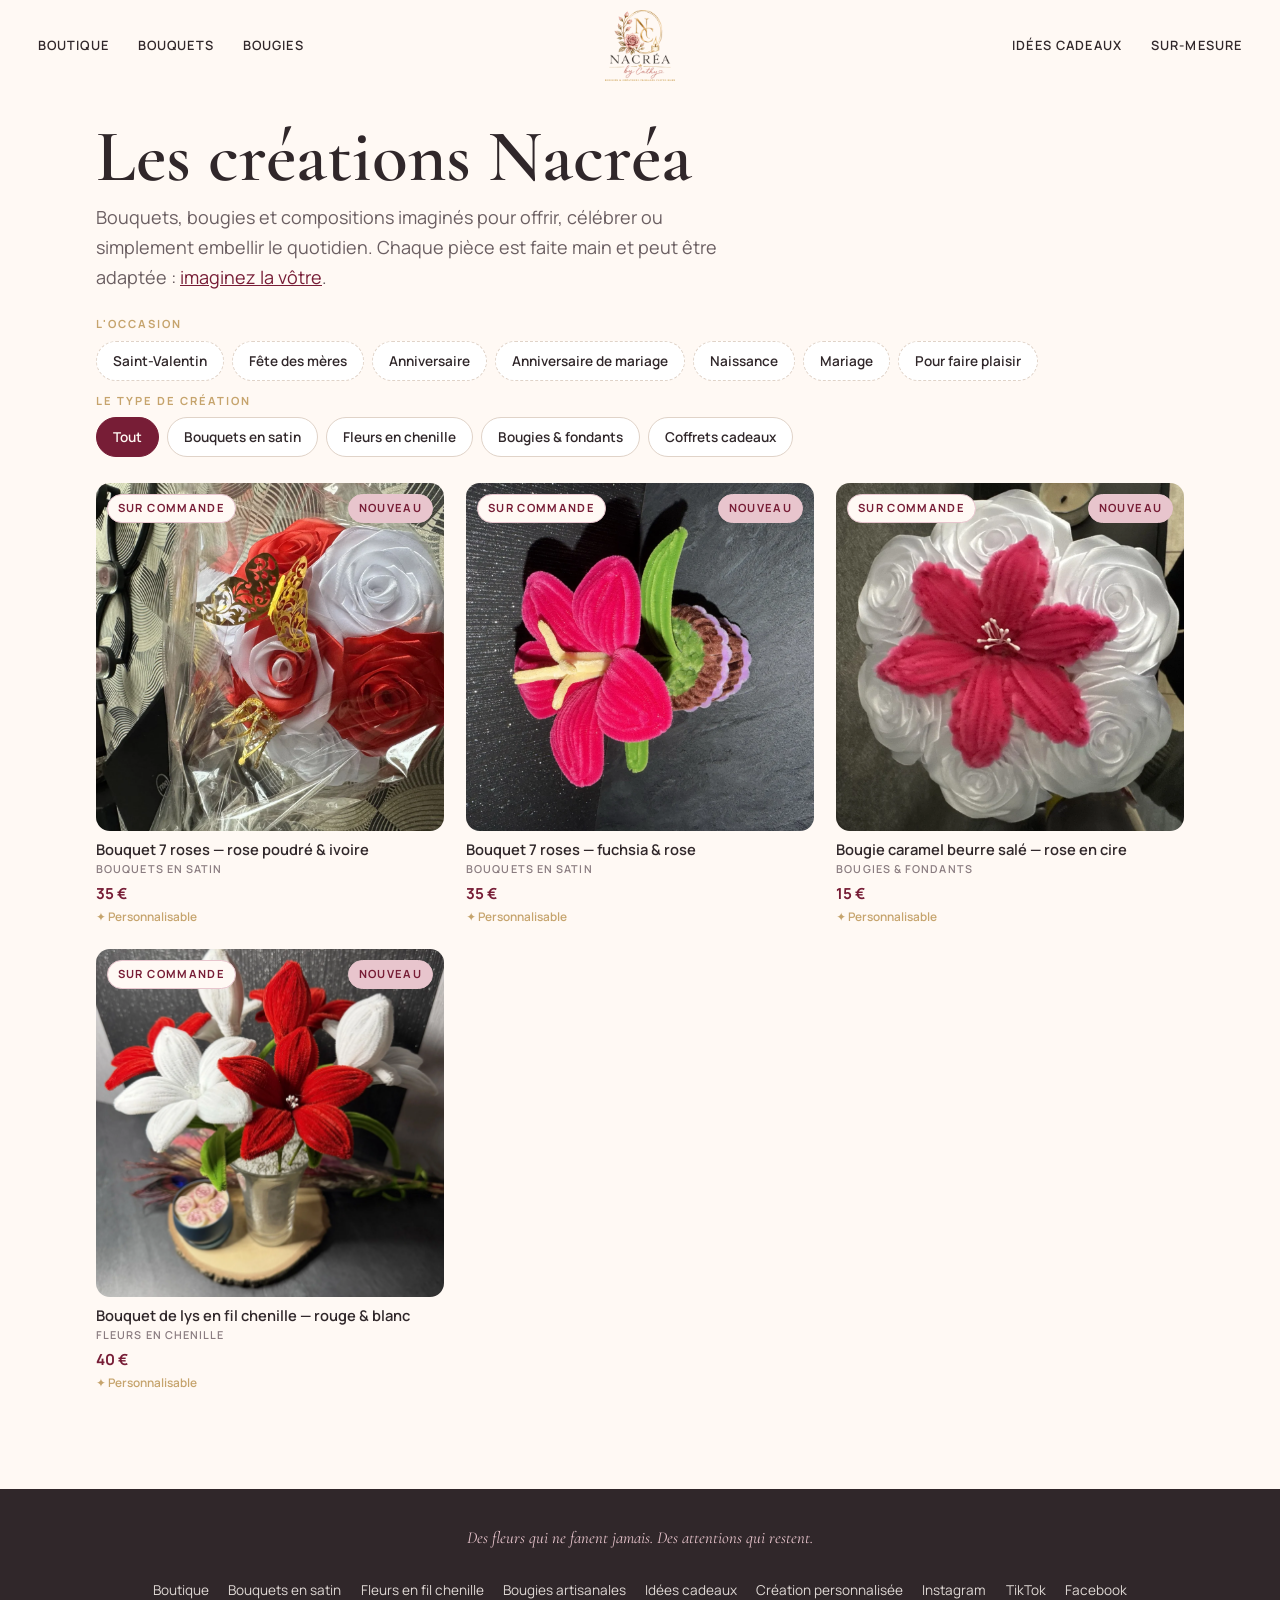
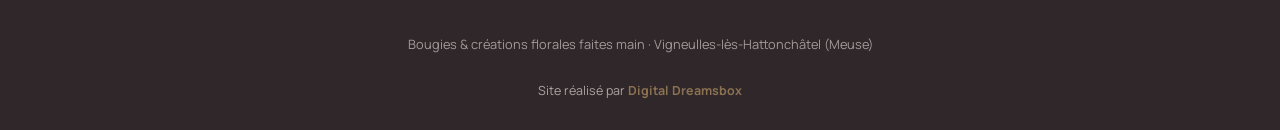
<file: boutique.html>
<!DOCTYPE html>
<html lang="fr">
<head>
  <meta charset="UTF-8">
  <meta name="viewport" content="width=device-width, initial-scale=1.0, minimum-scale=1.0">
  <title>La boutique · Nacréa by Cathy</title>
  <meta name="description" content="Bouquets en satin, fleurs en fil chenille, bougies en cire de soja et coffrets cadeaux faits main. Des créations qui ne fanent pas.">
  <link rel="canonical" href="https://nacreabycathy.fr/boutique.html">
  <meta property="og:title" content="La boutique">
  <meta property="og:description" content="Bouquets en satin, fleurs en fil chenille, bougies en cire de soja et coffrets cadeaux faits main. Des créations qui ne fanent pas.">
  <meta property="og:image" content="https://nacreabycathy.fr/assets/logo-web.webp">
  <meta property="og:url" content="https://nacreabycathy.fr/boutique.html">
  <meta property="og:type" content="website">
  <meta property="og:site_name" content="Nacréa by Cathy">
  <meta http-equiv="X-Content-Type-Options" content="nosniff">
  <meta name="referrer" content="strict-origin-when-cross-origin">
  <link rel="icon" href="/assets/favicon-32-nc.png">
  <link rel="apple-touch-icon" href="/assets/apple-touch-icon.png">
  <link rel="preload" href="https://fonts.googleapis.com/css2?family=Cormorant+Garamond:wght@500;600&family=Great+Vibes&family=Manrope:wght@400;500;600;700&display=swap" as="style" onload="this.onload=null;this.rel='stylesheet'">
  <noscript><link rel="stylesheet" href="https://fonts.googleapis.com/css2?family=Cormorant+Garamond:wght@500;600&family=Great+Vibes&family=Manrope:wght@400;500;600;700&display=swap"></noscript>
  <link rel="stylesheet" href="/assets/styles.css">
  <script src="/assets/main.js" defer></script>
</head>
<body>
<!-- Page générée automatiquement par scripts/generate_site.py — ne pas éditer à la main -->
<header class="site-header">
  <nav class="nav-l" aria-label="Navigation principale">
    <a href="/boutique.html">Boutique</a>
    <a href="/boutique.html?collection=bouquets-satin">Bouquets</a>
    <a href="/boutique.html?collection=bougies-fondants">Bougies</a>
  </nav>
  <a href="/" class="logo-link" aria-label="Nacréa by Cathy — accueil">
    <img src="/assets/logo-header.webp" alt="Nacréa by Cathy" width="98" height="100">
  </a>
  <nav class="nav-r" aria-label="Navigation secondaire">
    <a href="/idees-cadeaux.html">Idées cadeaux</a>
    <a href="/sur-mesure.html">Sur-mesure</a>
  </nav>
</header>
<main class="page-boutique">
  <h1>Les créations Nacréa</h1>
  <p class="intro">Bouquets, bougies et compositions imaginés pour offrir, célébrer ou simplement embellir le quotidien. Chaque pièce est faite main et peut être adaptée : <a href="/sur-mesure.html">imaginez la vôtre</a>.</p>
  <p class="filtre-label">L'occasion</p>
  <div class="filtres" role="group" aria-label="Filtrer par occasion">
    <button class="chip chip-occ" data-filtre-occasion="saint-valentin">Saint-Valentin</button><button class="chip chip-occ" data-filtre-occasion="fete-des-meres">Fête des mères</button><button class="chip chip-occ" data-filtre-occasion="anniversaire">Anniversaire</button><button class="chip chip-occ" data-filtre-occasion="anniversaire-mariage">Anniversaire de mariage</button><button class="chip chip-occ" data-filtre-occasion="naissance">Naissance</button><button class="chip chip-occ" data-filtre-occasion="mariage">Mariage</button><button class="chip chip-occ" data-filtre-occasion="pour-faire-plaisir">Pour faire plaisir</button>
  </div>
  <p class="filtre-label">Le type de création</p>
  <div class="filtres filtres-occ" role="group" aria-label="Filtrer par type de création">
    <button class="chip chip-active" data-filtre-collection="">Tout</button>
    <button class="chip" data-filtre-collection="bouquets-satin">Bouquets en satin</button><button class="chip" data-filtre-collection="fleurs-chenille">Fleurs en chenille</button><button class="chip" data-filtre-collection="bougies-fondants">Bougies &amp; fondants</button><button class="chip" data-filtre-collection="coffrets">Coffrets cadeaux</button>
  </div>
  <div class="grille-produits" id="grille">
    <a class="carte-produit" href="/creation/bouquet-7-roses-rose-poudre-ivoire.html"
       data-collection="bouquets-satin" data-occasions="anniversaire fete-des-meres pour-faire-plaisir">
      <div class="carte-img"><img src="/assets/produits/bouquet-rose-poudre-ivoire-1.webp" alt="Bouquet 7 roses — rose poudré &amp; ivoire" loading="lazy" width="600" height="600"><span class="badge">Sur commande</span><span class="badge badge-neuf">Nouveau</span></div>
      <h3>Bouquet 7 roses — rose poudré &amp; ivoire</h3>
      <p class="carte-cat">Bouquets en satin</p>
      <p class="carte-prix">35 €</p>
      <p class="carte-perso">✦ Personnalisable</p>
    </a>
    <a class="carte-produit" href="/creation/bouquet-7-roses-fuchsia-rose.html"
       data-collection="bouquets-satin" data-occasions="saint-valentin anniversaire pour-faire-plaisir">
      <div class="carte-img"><img src="/assets/produits/bouquet-fuchsia-rose-1.webp" alt="Bouquet 7 roses — fuchsia &amp; rose" loading="lazy" width="600" height="600"><span class="badge">Sur commande</span><span class="badge badge-neuf">Nouveau</span></div>
      <h3>Bouquet 7 roses — fuchsia &amp; rose</h3>
      <p class="carte-cat">Bouquets en satin</p>
      <p class="carte-prix">35 €</p>
      <p class="carte-perso">✦ Personnalisable</p>
    </a>
    <a class="carte-produit" href="/creation/bougie-caramel-beurre-sale.html"
       data-collection="bougies-fondants" data-occasions="pour-faire-plaisir anniversaire">
      <div class="carte-img"><img src="/assets/produits/bougie-caramel-beurre-sale-1.webp" alt="Bougie caramel beurre salé — rose en cire" loading="lazy" width="600" height="600"><span class="badge">Sur commande</span><span class="badge badge-neuf">Nouveau</span></div>
      <h3>Bougie caramel beurre salé — rose en cire</h3>
      <p class="carte-cat">Bougies &amp; fondants</p>
      <p class="carte-prix">15 €</p>
      <p class="carte-perso">✦ Personnalisable</p>
    </a>
    <a class="carte-produit" href="/creation/bouquet-lys-fil-chenille-rouge-blanc.html"
       data-collection="fleurs-chenille" data-occasions="fete-des-meres anniversaire pour-faire-plaisir">
      <div class="carte-img"><img src="/assets/produits/bouquet-lys-chenille-1.webp" alt="Bouquet de lys en fil chenille — rouge &amp; blanc" loading="lazy" width="600" height="600"><span class="badge">Sur commande</span><span class="badge badge-neuf">Nouveau</span></div>
      <h3>Bouquet de lys en fil chenille — rouge &amp; blanc</h3>
      <p class="carte-cat">Fleurs en chenille</p>
      <p class="carte-prix">40 €</p>
      <p class="carte-perso">✦ Personnalisable</p>
    </a></div>
  <div class="vide" id="vide" hidden>
    <h2>Aucune création ne correspond exactement à vos choix.</h2>
    <p>Essayez de retirer un filtre, ou imaginez une création personnalisée avec Cathy : elle adore partir d'une envie précise.</p>
    <a class="btn btn-primary" href="/sur-mesure.html">Imaginer ma création</a>
  </div>
</main>

<footer class="site-footer">
  <p class="footer-baseline">Des fleurs qui ne fanent jamais. Des attentions qui restent.</p>
  <nav aria-label="Liens de bas de page">
    <a href="/boutique.html">Boutique</a>
    <a href="/boutique.html?collection=bouquets-satin">Bouquets en satin</a>
    <a href="/boutique.html?collection=fleurs-chenille">Fleurs en fil chenille</a>
    <a href="/boutique.html?collection=bougies-fondants">Bougies artisanales</a>
    <a href="/idees-cadeaux.html">Idées cadeaux</a>
    <a href="/sur-mesure.html">Création personnalisée</a>
    <a href="https://www.instagram.com/catcandle55" target="_blank" rel="noopener">Instagram</a><a href="https://www.tiktok.com/@catcandle55" target="_blank" rel="noopener">TikTok</a><a href="https://www.facebook.com/share/1Giaos61ck/" target="_blank" rel="noopener">Facebook</a>
  </nav>
  <p class="footer-lieu">Bougies &amp; créations florales faites main · Vigneulles-lès-Hattonchâtel (Meuse)</p>
  <div class="footer-credit">
    <a href="https://digitaldreamsbox.com" target="_blank" rel="noopener">Site réalisé par <strong>Digital Dreamsbox</strong></a>
  </div>
</footer>

<script>
(function(){
  var col = "", occ = "";
  var cartes = Array.from(document.querySelectorAll('#grille .carte-produit'));
  // Filtres pré-appliqués depuis l'URL (liens des sections Occasions / Collections de l'accueil)
  var params = new URLSearchParams(location.search);
  if (params.get('collection')) col = params.get('collection');
  if (params.get('occasion')) occ = params.get('occasion');
  function applique(){
    var visibles = 0;
    cartes.forEach(function(c){
      var okCol = !col || c.dataset.collection === col;
      var okOcc = !occ || (' '+c.dataset.occasions+' ').indexOf(' '+occ+' ') !== -1;
      var ok = okCol && okOcc;
      c.hidden = !ok;
      if (ok) visibles++;
    });
    document.getElementById('vide').hidden = visibles !== 0;
  }
  document.querySelectorAll('[data-filtre-collection]').forEach(function(b){
    b.addEventListener('click', function(){
      col = b.dataset.filtreCollection;
      document.querySelectorAll('[data-filtre-collection]').forEach(function(x){x.classList.remove('chip-active');});
      b.classList.add('chip-active');
      applique();
    });
  });
  document.querySelectorAll('[data-filtre-occasion]').forEach(function(b){
    b.addEventListener('click', function(){
      var v = b.dataset.filtreOccasion;
      occ = (occ === v) ? "" : v;
      document.querySelectorAll('[data-filtre-occasion]').forEach(function(x){x.classList.remove('chip-active');});
      if (occ) b.classList.add('chip-active');
      applique();
    });
  });
  if (col) {
    var bc = document.querySelector('[data-filtre-collection="'+col+'"]');
    if (bc) { document.querySelectorAll('[data-filtre-collection]').forEach(function(x){x.classList.remove('chip-active');}); bc.classList.add('chip-active'); }
  }
  if (occ) {
    var bo = document.querySelector('[data-filtre-occasion="'+occ+'"]');
    if (bo) bo.classList.add('chip-active');
  }
  if (col || occ) applique();
})();
</script>
</body>
</html>
</file>
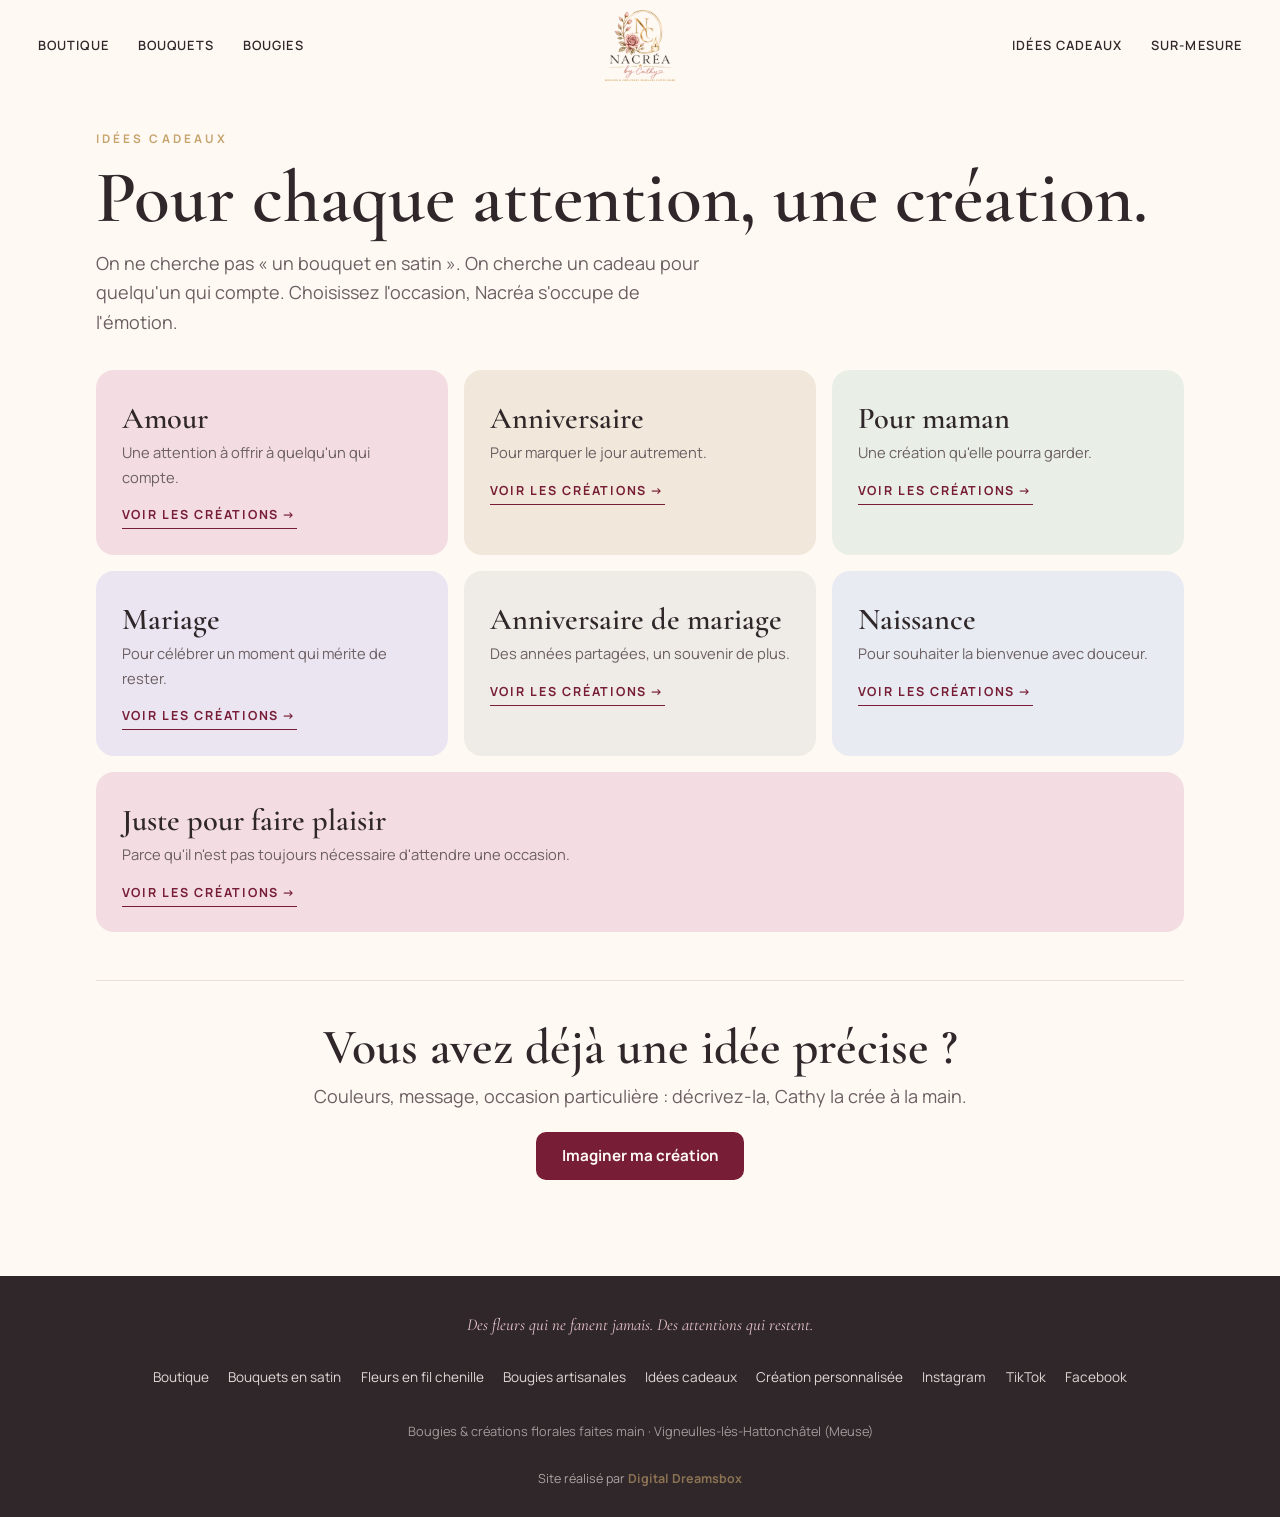
<file: idees-cadeaux.html>
<!DOCTYPE html>
<html lang="fr">
<head>
  <meta charset="UTF-8">
  <meta name="viewport" content="width=device-width, initial-scale=1.0, minimum-scale=1.0">
  <title>Idées cadeaux faits main · Nacréa by Cathy</title>
  <meta name="description" content="Un cadeau pour elle, pour maman, pour un anniversaire ou un mariage : des créations artisanales en satin, fil chenille et bougies en cire de soja, personnalisables et pensées pour être gardées.">
  <link rel="canonical" href="https://nacreabycathy.fr/idees-cadeaux.html">
  <meta property="og:title" content="Idées cadeaux faits main · Nacréa by Cathy">
  <meta property="og:description" content="Pour chaque attention, une création. Trouvez le cadeau selon l'occasion : amour, anniversaire, maman, mariage, naissance…">
  <meta property="og:image" content="https://nacreabycathy.fr/assets/ambiance-hero.webp">
  <meta property="og:url" content="https://nacreabycathy.fr/idees-cadeaux.html">
  <meta property="og:type" content="website">
  <meta property="og:site_name" content="Nacréa by Cathy">
  <meta http-equiv="X-Content-Type-Options" content="nosniff">
  <meta name="referrer" content="strict-origin-when-cross-origin">
  <link rel="icon" href="/assets/favicon-32-nc.png">
  <link rel="apple-touch-icon" href="/assets/apple-touch-icon.png">
  <link rel="preload" href="https://fonts.googleapis.com/css2?family=Cormorant+Garamond:wght@500;600&family=Great+Vibes&family=Manrope:wght@400;500;600;700&display=swap" as="style" onload="this.onload=null;this.rel='stylesheet'">
  <noscript><link rel="stylesheet" href="https://fonts.googleapis.com/css2?family=Cormorant+Garamond:wght@500;600&family=Great+Vibes&family=Manrope:wght@400;500;600;700&display=swap"></noscript>
  <link rel="stylesheet" href="/assets/styles.css">
  <script src="/assets/main.js" defer></script>
</head>
<body>

<!-- GEN:NAV -->
<header class="site-header">
  <nav class="nav-l" aria-label="Navigation principale">
    <a href="/boutique.html">Boutique</a>
    <a href="/boutique.html?collection=bouquets-satin">Bouquets</a>
    <a href="/boutique.html?collection=bougies-fondants">Bougies</a>
  </nav>
  <a href="/" class="logo-link" aria-label="Nacréa by Cathy — accueil">
    <img src="/assets/logo-header.webp" alt="Nacréa by Cathy" width="98" height="100">
  </a>
  <nav class="nav-r" aria-label="Navigation secondaire">
    <a href="/idees-cadeaux.html">Idées cadeaux</a>
    <a href="/sur-mesure.html">Sur-mesure</a>
  </nav>
</header>
<!-- /GEN:NAV -->

<main class="page-idees">
  <p class="eyebrow">Idées cadeaux</p>
  <h1>Pour chaque attention, une création.</h1>
  <p class="intro">On ne cherche pas « un bouquet en satin ». On cherche un cadeau pour quelqu'un qui compte. Choisissez l'occasion, Nacréa s'occupe de l'émotion.</p>

  <div class="occards">
    <a class="occard" style="--fond:#F3DDE2" href="/boutique.html?occasion=saint-valentin">
      <h2>Amour</h2>
      <p>Une attention à offrir à quelqu'un qui compte.</p>
      <span class="clien">Voir les créations</span>
    </a>
    <a class="occard" style="--fond:#F1E7DA" href="/boutique.html?occasion=anniversaire">
      <h2>Anniversaire</h2>
      <p>Pour marquer le jour autrement.</p>
      <span class="clien">Voir les créations</span>
    </a>
    <a class="occard" style="--fond:#E9EFE6" href="/boutique.html?occasion=fete-des-meres">
      <h2>Pour maman</h2>
      <p>Une création qu'elle pourra garder.</p>
      <span class="clien">Voir les créations</span>
    </a>
    <a class="occard" style="--fond:#EBE4F1" href="/boutique.html?occasion=mariage">
      <h2>Mariage</h2>
      <p>Pour célébrer un moment qui mérite de rester.</p>
      <span class="clien">Voir les créations</span>
    </a>
    <a class="occard" style="--fond:#EFEBE6" href="/boutique.html?occasion=anniversaire-mariage">
      <h2>Anniversaire de mariage</h2>
      <p>Des années partagées, un souvenir de plus.</p>
      <span class="clien">Voir les créations</span>
    </a>
    <a class="occard" style="--fond:#E8ECF2" href="/boutique.html?occasion=naissance">
      <h2>Naissance</h2>
      <p>Pour souhaiter la bienvenue avec douceur.</p>
      <span class="clien">Voir les créations</span>
    </a>
    <a class="occard occard-large" style="--fond:#F3DDE2" href="/boutique.html?occasion=pour-faire-plaisir">
      <h2>Juste pour faire plaisir</h2>
      <p>Parce qu'il n'est pas toujours nécessaire d'attendre une occasion.</p>
      <span class="clien">Voir les créations</span>
    </a>
  </div>

  <section class="idees-perso">
    <h2>Vous avez déjà une idée précise&nbsp;?</h2>
    <p>Couleurs, message, occasion particulière : décrivez-la, Cathy la crée à la main.</p>
    <a class="btn btn-primary" href="/sur-mesure.html">Imaginer ma création</a>
  </section>
</main>

<!-- GEN:FOOTER -->
<footer class="site-footer">
  <p class="footer-baseline">Des fleurs qui ne fanent jamais. Des attentions qui restent.</p>
  <nav aria-label="Liens de bas de page">
    <a href="/boutique.html">Boutique</a>
    <a href="/boutique.html?collection=bouquets-satin">Bouquets en satin</a>
    <a href="/boutique.html?collection=fleurs-chenille">Fleurs en fil chenille</a>
    <a href="/boutique.html?collection=bougies-fondants">Bougies artisanales</a>
    <a href="/idees-cadeaux.html">Idées cadeaux</a>
    <a href="/sur-mesure.html">Création personnalisée</a>
    <a href="https://www.instagram.com/catcandle55" target="_blank" rel="noopener">Instagram</a><a href="https://www.tiktok.com/@catcandle55" target="_blank" rel="noopener">TikTok</a><a href="https://www.facebook.com/share/1Giaos61ck/" target="_blank" rel="noopener">Facebook</a>
  </nav>
  <p class="footer-lieu">Bougies &amp; créations florales faites main · Vigneulles-lès-Hattonchâtel (Meuse)</p>
  <div class="footer-credit">
    <a href="https://digitaldreamsbox.com" target="_blank" rel="noopener">Site réalisé par <strong>Digital Dreamsbox</strong></a>
  </div>
</footer>
<!-- /GEN:FOOTER -->

</body>
</html>
</file>
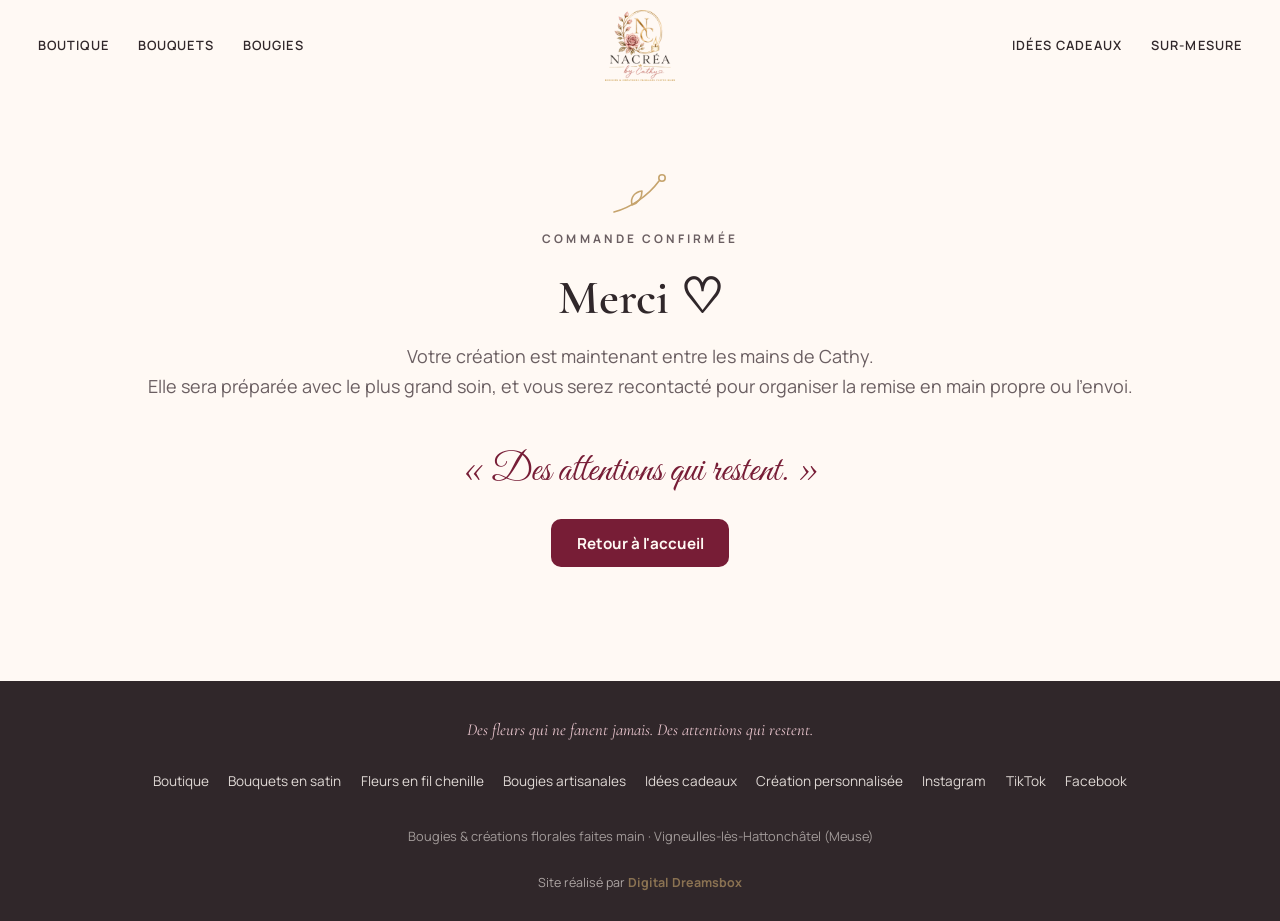
<file: merci-commande.html>
<!DOCTYPE html>
<html lang="fr">
<head>
  <meta charset="UTF-8">
  <meta name="viewport" content="width=device-width, initial-scale=1.0, minimum-scale=1.0">
  <title>Merci pour votre commande · Nacréa by Cathy</title>
  <meta name="robots" content="noindex, nofollow">
  <meta http-equiv="X-Content-Type-Options" content="nosniff">
  <meta name="referrer" content="strict-origin-when-cross-origin">
  <link rel="icon" href="/assets/favicon-32-nc.png">
  <link rel="apple-touch-icon" href="/assets/apple-touch-icon.png">
  <link rel="preload" href="https://fonts.googleapis.com/css2?family=Cormorant+Garamond:wght@500;600&family=Great+Vibes&family=Manrope:wght@400;500;600;700&display=swap" as="style" onload="this.onload=null;this.rel='stylesheet'">
  <noscript><link rel="stylesheet" href="https://fonts.googleapis.com/css2?family=Cormorant+Garamond:wght@500;600&family=Great+Vibes&family=Manrope:wght@400;500;600;700&display=swap"></noscript>
  <link rel="stylesheet" href="/assets/styles.css">
  <script src="/assets/main.js" defer></script>
</head>
<body>

<!-- GEN:NAV -->
<header class="site-header">
  <nav class="nav-l" aria-label="Navigation principale">
    <a href="/boutique.html">Boutique</a>
    <a href="/boutique.html?collection=bouquets-satin">Bouquets</a>
    <a href="/boutique.html?collection=bougies-fondants">Bougies</a>
  </nav>
  <a href="/" class="logo-link" aria-label="Nacréa by Cathy — accueil">
    <img src="/assets/logo-header.webp" alt="Nacréa by Cathy" width="98" height="100">
  </a>
  <nav class="nav-r" aria-label="Navigation secondaire">
    <a href="/idees-cadeaux.html">Idées cadeaux</a>
    <a href="/sur-mesure.html">Sur-mesure</a>
  </nav>
</header>
<!-- /GEN:NAV -->

<main class="p404">
  <svg class="sceau" viewBox="0 0 64 44" fill="none" stroke="currentColor" stroke-width="1.6" stroke-linecap="round" stroke-linejoin="round" aria-hidden="true">
    <path class="s1" d="M6 40 C 22 36, 40 24, 51 9"/>
    <path class="s2" d="M24 33 C 22 25, 27 20, 34 19 C 34 26, 30 31, 24 33 Z"/>
    <circle class="s3" cx="54" cy="6" r="3.2"/>
  </svg>
  <p class="eyebrow">Commande confirmée</p>
  <h1>Merci&nbsp;♡</h1>
  <p>Votre création est maintenant entre les mains de Cathy.<br>
  Elle sera préparée avec le plus grand soin, et vous serez recontacté pour organiser la remise en main propre ou l'envoi.</p>
  <p class="citation">«&nbsp;Des attentions qui restent.&nbsp;»</p>
  <p><a class="btn btn-primary" href="/">Retour à l'accueil</a></p>
</main>

<!-- GEN:FOOTER -->
<footer class="site-footer">
  <p class="footer-baseline">Des fleurs qui ne fanent jamais. Des attentions qui restent.</p>
  <nav aria-label="Liens de bas de page">
    <a href="/boutique.html">Boutique</a>
    <a href="/boutique.html?collection=bouquets-satin">Bouquets en satin</a>
    <a href="/boutique.html?collection=fleurs-chenille">Fleurs en fil chenille</a>
    <a href="/boutique.html?collection=bougies-fondants">Bougies artisanales</a>
    <a href="/idees-cadeaux.html">Idées cadeaux</a>
    <a href="/sur-mesure.html">Création personnalisée</a>
    <a href="https://www.instagram.com/catcandle55" target="_blank" rel="noopener">Instagram</a><a href="https://www.tiktok.com/@catcandle55" target="_blank" rel="noopener">TikTok</a><a href="https://www.facebook.com/share/1Giaos61ck/" target="_blank" rel="noopener">Facebook</a>
  </nav>
  <p class="footer-lieu">Bougies &amp; créations florales faites main · Vigneulles-lès-Hattonchâtel (Meuse)</p>
  <div class="footer-credit">
    <a href="https://digitaldreamsbox.com" target="_blank" rel="noopener">Site réalisé par <strong>Digital Dreamsbox</strong></a>
  </div>
</footer>
<!-- /GEN:FOOTER -->

</body>
</html>
</file>
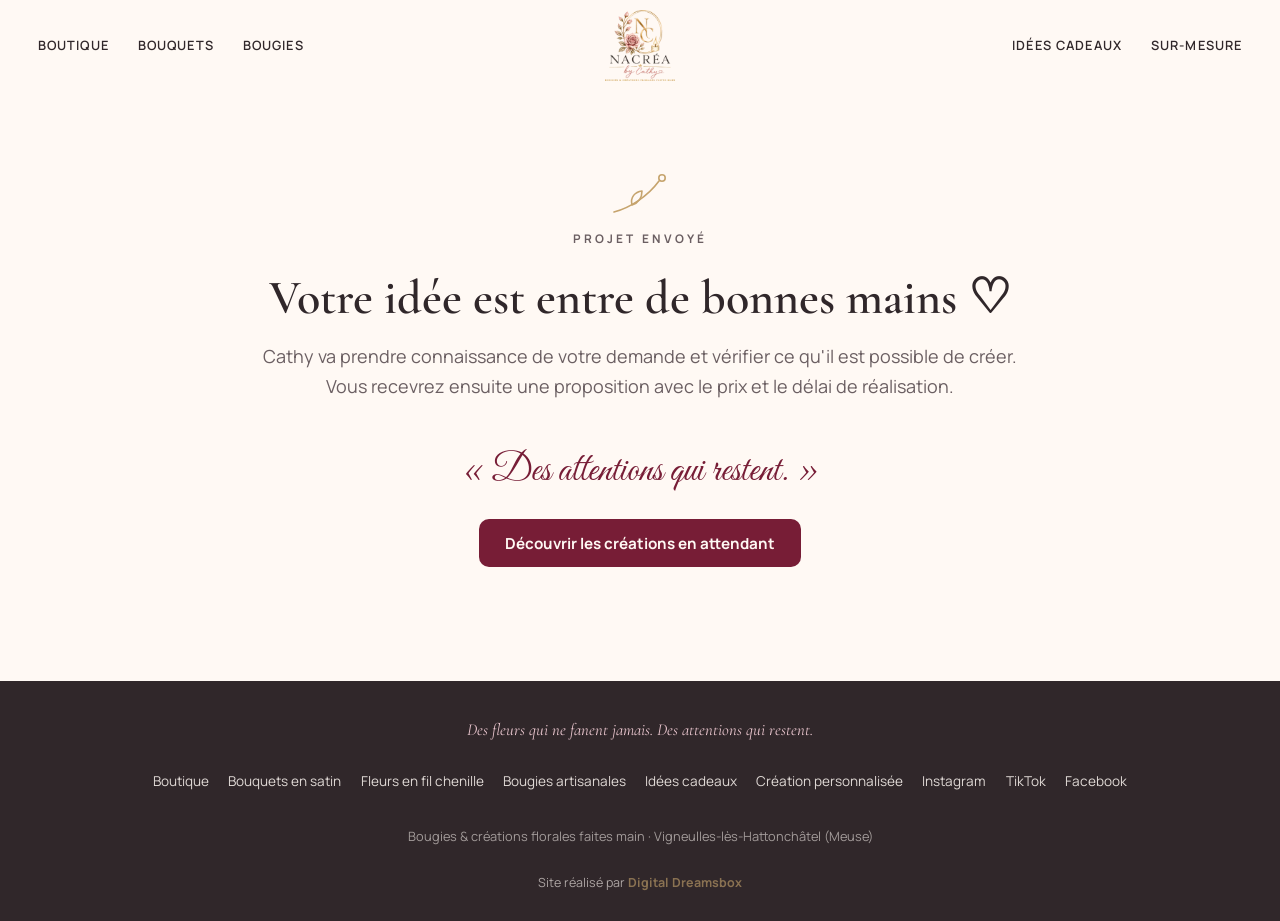
<file: merci.html>
<!DOCTYPE html>
<html lang="fr">
<head>
  <meta charset="UTF-8">
  <meta name="viewport" content="width=device-width, initial-scale=1.0, minimum-scale=1.0">
  <title>Votre projet est envoyé · Nacréa by Cathy</title>
  <meta name="robots" content="noindex, nofollow">
  <meta http-equiv="X-Content-Type-Options" content="nosniff">
  <meta name="referrer" content="strict-origin-when-cross-origin">
  <link rel="icon" href="/assets/favicon-32-nc.png">
  <link rel="apple-touch-icon" href="/assets/apple-touch-icon.png">
  <link rel="preload" href="https://fonts.googleapis.com/css2?family=Cormorant+Garamond:wght@500;600&family=Great+Vibes&family=Manrope:wght@400;500;600;700&display=swap" as="style" onload="this.onload=null;this.rel='stylesheet'">
  <noscript><link rel="stylesheet" href="https://fonts.googleapis.com/css2?family=Cormorant+Garamond:wght@500;600&family=Great+Vibes&family=Manrope:wght@400;500;600;700&display=swap"></noscript>
  <link rel="stylesheet" href="/assets/styles.css">
  <script src="/assets/main.js" defer></script>
</head>
<body>

<!-- GEN:NAV -->
<header class="site-header">
  <nav class="nav-l" aria-label="Navigation principale">
    <a href="/boutique.html">Boutique</a>
    <a href="/boutique.html?collection=bouquets-satin">Bouquets</a>
    <a href="/boutique.html?collection=bougies-fondants">Bougies</a>
  </nav>
  <a href="/" class="logo-link" aria-label="Nacréa by Cathy — accueil">
    <img src="/assets/logo-header.webp" alt="Nacréa by Cathy" width="98" height="100">
  </a>
  <nav class="nav-r" aria-label="Navigation secondaire">
    <a href="/idees-cadeaux.html">Idées cadeaux</a>
    <a href="/sur-mesure.html">Sur-mesure</a>
  </nav>
</header>
<!-- /GEN:NAV -->

<main class="p404">
  <svg class="sceau" viewBox="0 0 64 44" fill="none" stroke="currentColor" stroke-width="1.6" stroke-linecap="round" stroke-linejoin="round" aria-hidden="true">
    <path class="s1" d="M6 40 C 22 36, 40 24, 51 9"/>
    <path class="s2" d="M24 33 C 22 25, 27 20, 34 19 C 34 26, 30 31, 24 33 Z"/>
    <circle class="s3" cx="54" cy="6" r="3.2"/>
  </svg>
  <p class="eyebrow">Projet envoyé</p>
  <h1>Votre idée est entre de bonnes mains&nbsp;♡</h1>
  <p>Cathy va prendre connaissance de votre demande et vérifier ce qu'il est possible de créer.<br>
  Vous recevrez ensuite une proposition avec le prix et le délai de réalisation.</p>
  <p class="citation">«&nbsp;Des attentions qui restent.&nbsp;»</p>
  <p><a class="btn btn-primary" href="/boutique.html">Découvrir les créations en attendant</a></p>
</main>

<!-- GEN:FOOTER -->
<footer class="site-footer">
  <p class="footer-baseline">Des fleurs qui ne fanent jamais. Des attentions qui restent.</p>
  <nav aria-label="Liens de bas de page">
    <a href="/boutique.html">Boutique</a>
    <a href="/boutique.html?collection=bouquets-satin">Bouquets en satin</a>
    <a href="/boutique.html?collection=fleurs-chenille">Fleurs en fil chenille</a>
    <a href="/boutique.html?collection=bougies-fondants">Bougies artisanales</a>
    <a href="/idees-cadeaux.html">Idées cadeaux</a>
    <a href="/sur-mesure.html">Création personnalisée</a>
    <a href="https://www.instagram.com/catcandle55" target="_blank" rel="noopener">Instagram</a><a href="https://www.tiktok.com/@catcandle55" target="_blank" rel="noopener">TikTok</a><a href="https://www.facebook.com/share/1Giaos61ck/" target="_blank" rel="noopener">Facebook</a>
  </nav>
  <p class="footer-lieu">Bougies &amp; créations florales faites main · Vigneulles-lès-Hattonchâtel (Meuse)</p>
  <div class="footer-credit">
    <a href="https://digitaldreamsbox.com" target="_blank" rel="noopener">Site réalisé par <strong>Digital Dreamsbox</strong></a>
  </div>
</footer>
<!-- /GEN:FOOTER -->

</body>
</html>
</file>
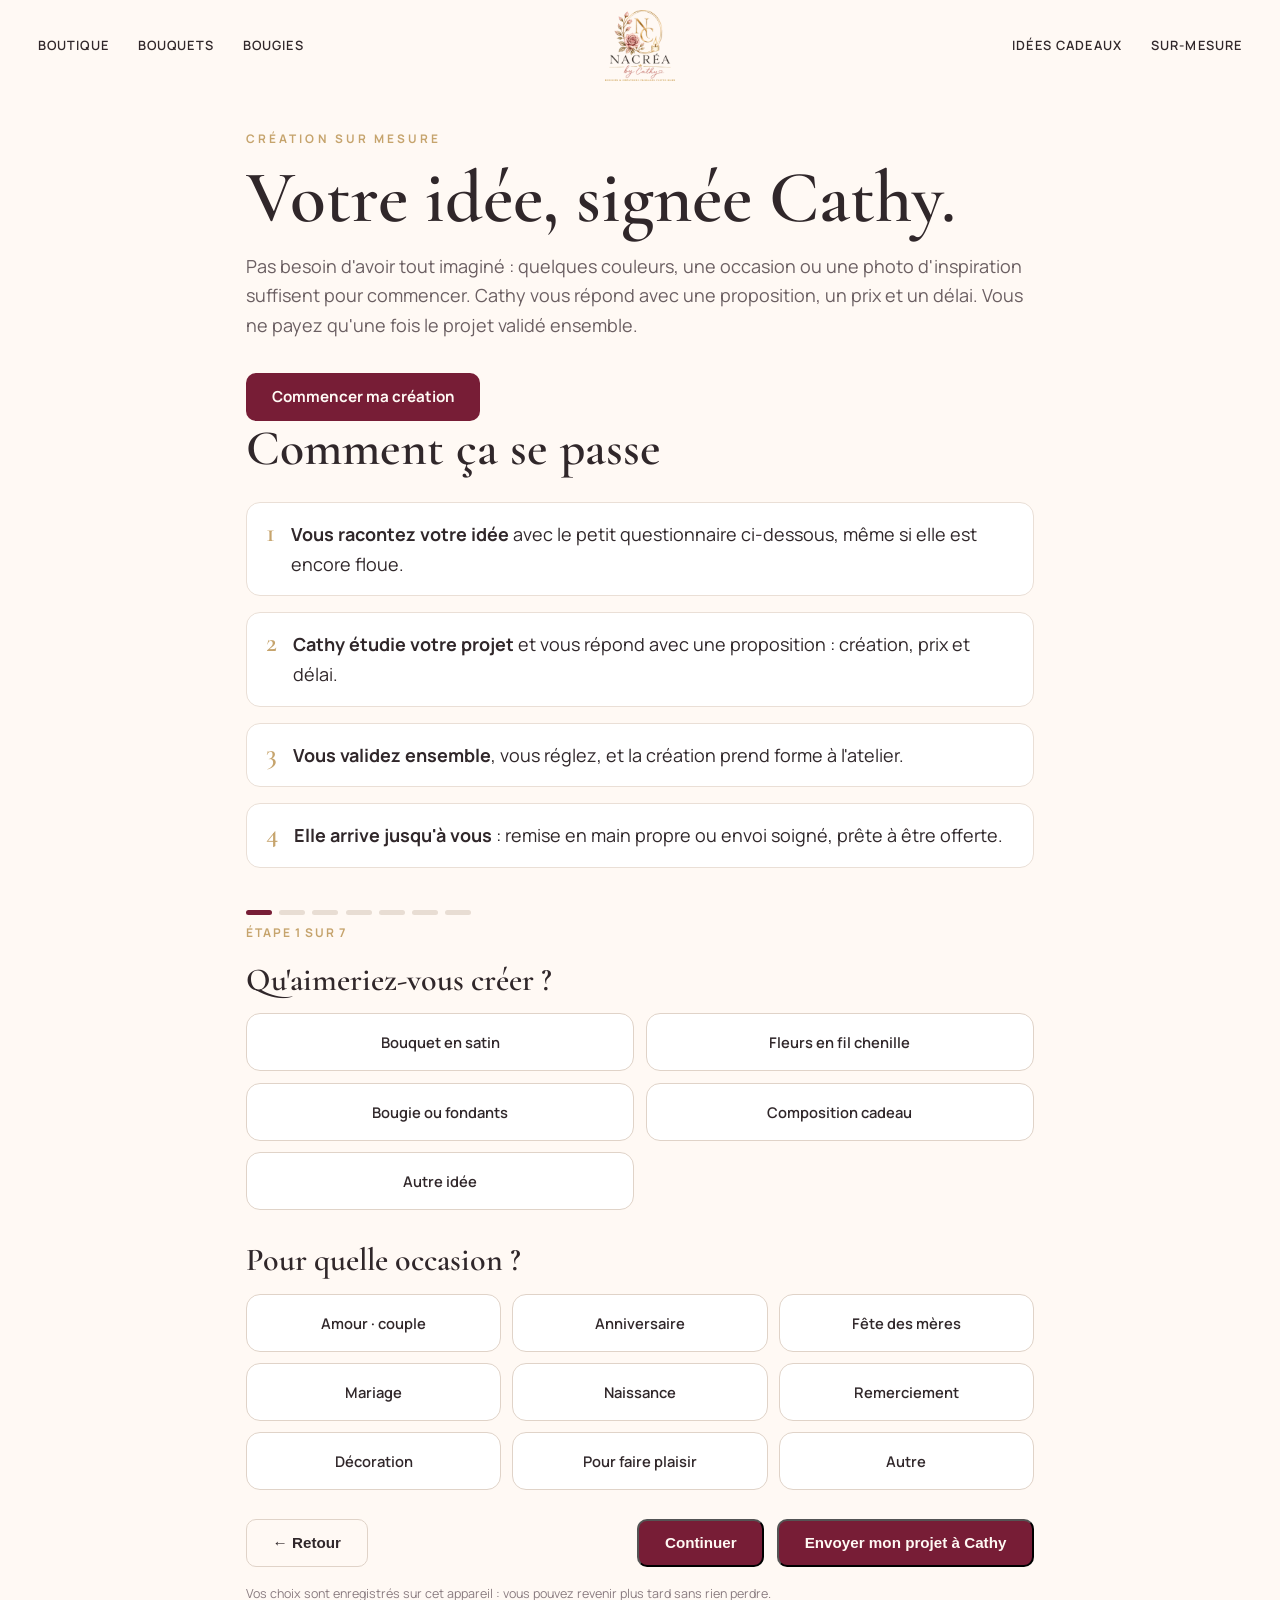
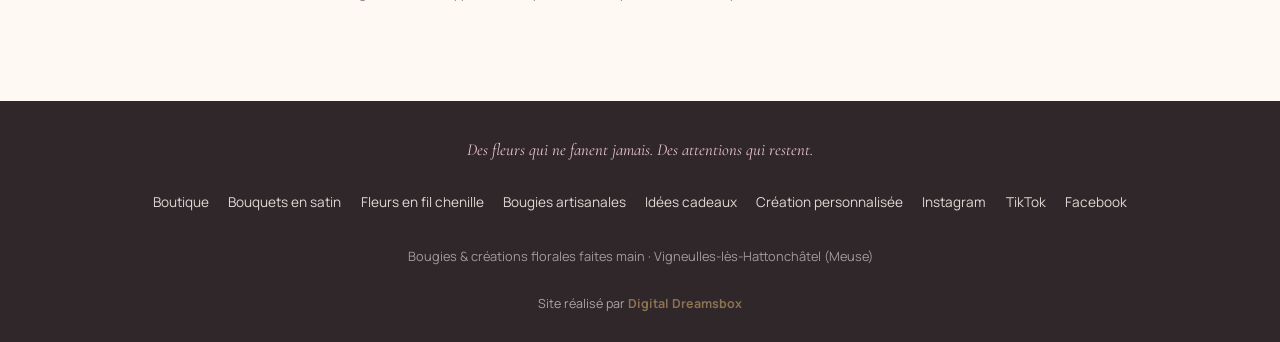
<file: sur-mesure.html>
<!DOCTYPE html>
<html lang="fr">
<head>
  <meta charset="UTF-8">
  <meta name="viewport" content="width=device-width, initial-scale=1.0, minimum-scale=1.0">
  <title>Création sur-mesure · Nacréa by Cathy</title>
  <meta name="description" content="Racontez votre idée : couleurs, occasion, budget, inspiration. Cathy imagine et crée à la main un bouquet en satin, des fleurs en chenille, une bougie ou un coffret qui vous ressemble.">
  <link rel="canonical" href="https://nacreabycathy.fr/sur-mesure.html">
  <meta property="og:title" content="Création sur-mesure · Nacréa by Cathy">
  <meta property="og:description" content="Votre idée, signée Cathy. Quelques choix suffisent pour raconter ce que vous imaginez.">
  <meta property="og:image" content="https://nacreabycathy.fr/assets/ambiance-hero.webp">
  <meta property="og:url" content="https://nacreabycathy.fr/sur-mesure.html">
  <meta property="og:type" content="website">
  <meta property="og:site_name" content="Nacréa by Cathy">
  <meta http-equiv="X-Content-Type-Options" content="nosniff">
  <meta name="referrer" content="strict-origin-when-cross-origin">
  <link rel="icon" href="/assets/favicon-32-nc.png">
  <link rel="apple-touch-icon" href="/assets/apple-touch-icon.png">
  <link rel="preload" href="https://fonts.googleapis.com/css2?family=Cormorant+Garamond:wght@500;600&family=Great+Vibes&family=Manrope:wght@400;500;600;700&display=swap" as="style" onload="this.onload=null;this.rel='stylesheet'">
  <noscript><link rel="stylesheet" href="https://fonts.googleapis.com/css2?family=Cormorant+Garamond:wght@500;600&family=Great+Vibes&family=Manrope:wght@400;500;600;700&display=swap"></noscript>
  <link rel="stylesheet" href="/assets/styles.css">
  <script src="/assets/main.js" defer></script>
</head>
<body>

<!-- GEN:NAV -->
<header class="site-header">
  <nav class="nav-l" aria-label="Navigation principale">
    <a href="/boutique.html">Boutique</a>
    <a href="/boutique.html?collection=bouquets-satin">Bouquets</a>
    <a href="/boutique.html?collection=bougies-fondants">Bougies</a>
  </nav>
  <a href="/" class="logo-link" aria-label="Nacréa by Cathy — accueil">
    <img src="/assets/logo-header.webp" alt="Nacréa by Cathy" width="98" height="100">
  </a>
  <nav class="nav-r" aria-label="Navigation secondaire">
    <a href="/idees-cadeaux.html">Idées cadeaux</a>
    <a href="/sur-mesure.html">Sur-mesure</a>
  </nav>
</header>
<!-- /GEN:NAV -->

<main class="page-simple page-smesure">
  <p class="eyebrow">Création sur mesure</p>
  <h1>Votre idée, signée Cathy.</h1>
  <p class="intro">Pas besoin d'avoir tout imaginé : quelques couleurs, une occasion ou une photo d'inspiration suffisent pour commencer. Cathy vous répond avec une proposition, un prix et un délai. Vous ne payez qu'une fois le projet validé ensemble.</p>
  <p><a class="btn btn-primary" href="#formulaire">Commencer ma création</a></p>

  <h2 id="process">Comment ça se passe</h2>
  <ol class="sm-etapes">
    <li><b>1</b><span><strong>Vous racontez votre idée</strong> avec le petit questionnaire ci-dessous, même si elle est encore floue.</span></li>
    <li><b>2</b><span><strong>Cathy étudie votre projet</strong> et vous répond avec une proposition : création, prix et délai.</span></li>
    <li><b>3</b><span><strong>Vous validez ensemble</strong>, vous réglez, et la création prend forme à l'atelier.</span></li>
    <li><b>4</b><span><strong>Elle arrive jusqu'à vous</strong> : remise en main propre ou envoi soigné, prête à être offerte.</span></li>
  </ol>

  <!-- ========================================
       FORMULAIRE MULTI-ÉTAPES
       ======================================== -->
  <section id="formulaire" class="wizard">
    <div id="base-info" class="base-info" hidden>
      <p>Votre point de départ : <strong id="base-nom"></strong>. Les créations étant faites main, certains détails peuvent varier selon les matières disponibles.</p>
    </div>

    <div class="wprogress" aria-hidden="true">
      <span class="wp-dot" data-dot="0"></span><span class="wp-dot" data-dot="1"></span><span class="wp-dot" data-dot="2"></span><span class="wp-dot" data-dot="3"></span><span class="wp-dot" data-dot="4"></span><span class="wp-dot" data-dot="5"></span><span class="wp-dot" data-dot="6"></span>
    </div>
    <p class="wp-count" id="wp-count">Étape 1 sur 7</p>

    <form id="smform" autocomplete="on" novalidate>

      <!-- Étape 1 : création + occasion -->
      <fieldset class="fstep" data-step="0">
        <h2>Qu'aimeriez-vous créer&nbsp;?</h2>
        <div class="choices" data-single="type">
          <button type="button" class="choice" data-v="Bouquet en satin">Bouquet en satin</button>
          <button type="button" class="choice" data-v="Fleurs en fil chenille">Fleurs en fil chenille</button>
          <button type="button" class="choice" data-v="Bougie ou fondants">Bougie ou fondants</button>
          <button type="button" class="choice" data-v="Composition cadeau">Composition cadeau</button>
          <button type="button" class="choice" data-v="Autre idée">Autre idée</button>
        </div>
        <h2 class="wq">Pour quelle occasion&nbsp;?</h2>
        <div class="choices choices-3" data-single="occasion">
          <button type="button" class="choice" data-v="Amour / couple">Amour · couple</button>
          <button type="button" class="choice" data-v="Anniversaire">Anniversaire</button>
          <button type="button" class="choice" data-v="Fête des mères">Fête des mères</button>
          <button type="button" class="choice" data-v="Mariage">Mariage</button>
          <button type="button" class="choice" data-v="Naissance">Naissance</button>
          <button type="button" class="choice" data-v="Remerciement">Remerciement</button>
          <button type="button" class="choice" data-v="Décoration">Décoration</button>
          <button type="button" class="choice" data-v="Juste pour faire plaisir">Pour faire plaisir</button>
          <button type="button" class="choice" data-v="Autre">Autre</button>
        </div>
      </fieldset>

      <!-- Étape 2 : ambiance + couleurs -->
      <fieldset class="fstep" data-step="1" hidden>
        <h2>Quelle ambiance imaginez-vous&nbsp;?</h2>
        <div class="choices choices-3" data-single="ambiance">
          <button type="button" class="choice" data-v="Douce (rose poudré, crème)">Douce<small>rose poudré · crème</small></button>
          <button type="button" class="choice" data-v="Passion (rouge, bordeaux)">Passion<small>rouge · bordeaux</small></button>
          <button type="button" class="choice" data-v="Élégante (ivoire, champagne)">Élégante<small>ivoire · champagne</small></button>
          <button type="button" class="choice" data-v="Pastel (rose, lilas, bleu)">Pastel<small>rose · lilas · bleu</small></button>
          <button type="button" class="choice" data-v="Colorée">Colorée<small>plusieurs couleurs</small></button>
          <button type="button" class="choice" data-v="Je laisse Cathy me proposer">Libre<small>je fais confiance à Cathy</small></button>
        </div>
        <h2 class="wq">Quelles couleurs vous plaisent&nbsp;? <small class="opt">plusieurs choix possibles</small></h2>
        <div class="choices choices-sw" data-multi="couleurs">
          <button type="button" class="choice" data-v="Rose poudré"><i style="background:#E8C5CD"></i>Rose poudré</button>
          <button type="button" class="choice" data-v="Rose vif"><i style="background:#E75480"></i>Rose vif</button>
          <button type="button" class="choice" data-v="Rouge"><i style="background:#C0242E"></i>Rouge</button>
          <button type="button" class="choice" data-v="Bordeaux"><i style="background:#771D36"></i>Bordeaux</button>
          <button type="button" class="choice" data-v="Crème"><i style="background:#F4E9D8"></i>Crème</button>
          <button type="button" class="choice" data-v="Blanc"><i style="background:#FFFFFF;border:1px solid #ddd"></i>Blanc</button>
          <button type="button" class="choice" data-v="Lilas"><i style="background:#C9B8E4"></i>Lilas</button>
          <button type="button" class="choice" data-v="Violet"><i style="background:#7D5BA6"></i>Violet</button>
          <button type="button" class="choice" data-v="Bleu"><i style="background:#3B62C4"></i>Bleu</button>
          <button type="button" class="choice" data-v="Champagne doré"><i style="background:#C6A46D"></i>Champagne</button>
        </div>
      </fieldset>

      <!-- Étape 3 : style + taille -->
      <fieldset class="fstep" data-step="2" hidden>
        <h2>Quel style recherchez-vous&nbsp;?</h2>
        <div class="choices choices-3" data-single="style">
          <button type="button" class="choice" data-v="Minimaliste">Minimaliste<small>peu de détails</small></button>
          <button type="button" class="choice" data-v="Romantique">Romantique<small>fleurs, rubans, douceur</small></button>
          <button type="button" class="choice" data-v="Élégant">Élégant<small>sobre et raffiné</small></button>
          <button type="button" class="choice" data-v="Très décoré">Très décoré<small>perles, papillons…</small></button>
          <button type="button" class="choice" data-v="Surprise : Cathy choisit">Surprise<small>Cathy choisit</small></button>
        </div>
        <h2 class="wq">Quelle taille imaginez-vous&nbsp;?</h2>
        <div class="choices" data-single="taille">
          <button type="button" class="choice" data-v="Petite attention">Petite attention</button>
          <button type="button" class="choice" data-v="Composition standard">Standard</button>
          <button type="button" class="choice" data-v="Grande création">Grande création</button>
          <button type="button" class="choice" data-v="Je ne sais pas encore">Je ne sais pas</button>
        </div>
      </fieldset>

      <!-- Étape 4 : budget + date -->
      <fieldset class="fstep" data-step="3" hidden>
        <h2>Quel budget souhaitez-vous consacrer à cette création&nbsp;?</h2>
        <div class="choices choices-3" data-single="budget">
          <button type="button" class="choice" data-v="Moins de 30 €">Moins de 30&nbsp;€</button>
          <button type="button" class="choice" data-v="30 à 50 €">30 à 50&nbsp;€</button>
          <button type="button" class="choice" data-v="50 à 80 €">50 à 80&nbsp;€</button>
          <button type="button" class="choice" data-v="80 à 120 €">80 à 120&nbsp;€</button>
          <button type="button" class="choice" data-v="Plus de 120 €">Plus de 120&nbsp;€</button>
          <button type="button" class="choice" data-v="Je souhaite d'abord en discuter">J'aimerais d'abord en discuter</button>
        </div>
        <h2 class="wq">En avez-vous besoin pour une date précise&nbsp;? <small class="opt">facultatif</small></h2>
        <label class="wlabel">
          <input type="date" id="f-date" name="date">
        </label>
        <p class="whint">Cette date nous aide à étudier la faisabilité : elle n'est confirmée qu'après la réponse de Cathy.</p>
      </fieldset>

      <!-- Étape 5 : inspiration -->
      <fieldset class="fstep" data-step="4" hidden>
        <h2>Parlez-nous de votre idée</h2>
        <label class="wlabel">
          <textarea id="f-idee" maxlength="1000" rows="5" placeholder="Couleurs, personne à qui vous souhaitez l'offrir, détails importants, ambiance, éléments que vous aimez…"></textarea>
        </label>
        <h2 class="wq">Vous avez une inspiration&nbsp;? <small class="opt">facultatif</small></h2>
        <label class="wlabel">
          <input type="url" id="f-inspiration" placeholder="Collez un lien (Pinterest, Instagram…)">
        </label>
        <p class="whint">Votre image sert uniquement d'inspiration : Cathy créera une pièce dans l'univers Nacréa plutôt qu'une copie exacte. Vous pourrez aussi envoyer des photos en réponse à sa proposition.</p>
      </fieldset>

      <!-- Étape 6 : coordonnées -->
      <fieldset class="fstep" data-step="5" hidden>
        <h2>Où Cathy peut-elle vous répondre&nbsp;?</h2>
        <div class="deux-w">
          <label class="wlabel">Prénom
            <input type="text" id="f-prenom" autocomplete="given-name" required>
          </label>
          <label class="wlabel">Nom <small class="opt">facultatif</small>
            <input type="text" id="f-nom" autocomplete="family-name">
          </label>
        </div>
        <label class="wlabel">Email
          <input type="email" id="f-email" autocomplete="email" required placeholder="vous@exemple.fr">
        </label>
        <label class="wlabel">Téléphone <small class="opt">facultatif</small>
          <input type="tel" id="f-tel" autocomplete="tel">
        </label>
        <p class="whint">Ces informations servent uniquement à répondre à votre demande.</p>
      </fieldset>

      <!-- Étape 7 : récapitulatif -->
      <fieldset class="fstep" data-step="6" hidden>
        <h2>Voici ce que vous imaginez</h2>
        <div id="recap" class="recap"></div>
        <p class="whint">Vous n'avez pas besoin d'une idée parfaitement définie : ces informations permettent simplement à Cathy de comprendre votre envie et de vous proposer une création adaptée. Rien n'est payé à cette étape.</p>
      </fieldset>

      <div class="wnav">
        <button type="button" class="btn btn-s-w" id="w-prev" hidden>← Retour</button>
        <span class="spacer-w"></span>
        <button type="button" class="btn btn-primary" id="w-next">Continuer</button>
        <button type="submit" class="btn btn-primary" id="w-send" hidden>Envoyer mon projet à Cathy</button>
      </div>
      <p class="werror" id="w-error" hidden></p>
      <p class="wsaved">Vos choix sont enregistrés sur cet appareil : vous pouvez revenir plus tard sans rien perdre.</p>
    </form>

    <!-- Fallback sans Formspree : projet à copier -->
    <div id="fallback" class="wfallback" hidden>
      <h2>Votre idée est entre de bonnes mains ♡</h2>
      <p>Il ne reste qu'une chose à faire : envoyez votre projet à Cathy en message. Il est déjà rédigé pour vous.</p>
      <pre id="brief-txt" class="brief-txt"></pre>
      <div class="hero-actions">
        <button type="button" class="btn btn-primary" id="btn-copier">Copier mon projet</button>
        <a class="btn btn-ghost" href="https://www.instagram.com/catcandle55" target="_blank" rel="noopener">Ouvrir Instagram</a>
      </div>
      <p class="whint">Collez le message dans la conversation, ajoutez vos photos d'inspiration si vous en avez, et Cathy vous répond avec une proposition.</p>
    </div>
  </section>
</main>

<!-- GEN:FOOTER -->
<footer class="site-footer">
  <p class="footer-baseline">Des fleurs qui ne fanent jamais. Des attentions qui restent.</p>
  <nav aria-label="Liens de bas de page">
    <a href="/boutique.html">Boutique</a>
    <a href="/boutique.html?collection=bouquets-satin">Bouquets en satin</a>
    <a href="/boutique.html?collection=fleurs-chenille">Fleurs en fil chenille</a>
    <a href="/boutique.html?collection=bougies-fondants">Bougies artisanales</a>
    <a href="/idees-cadeaux.html">Idées cadeaux</a>
    <a href="/sur-mesure.html">Création personnalisée</a>
    <a href="https://www.instagram.com/catcandle55" target="_blank" rel="noopener">Instagram</a><a href="https://www.tiktok.com/@catcandle55" target="_blank" rel="noopener">TikTok</a><a href="https://www.facebook.com/share/1Giaos61ck/" target="_blank" rel="noopener">Facebook</a>
  </nav>
  <p class="footer-lieu">Bougies &amp; créations florales faites main · Vigneulles-lès-Hattonchâtel (Meuse)</p>
  <div class="footer-credit">
    <a href="https://digitaldreamsbox.com" target="_blank" rel="noopener">Site réalisé par <strong>Digital Dreamsbox</strong></a>
  </div>
</footer>
<!-- /GEN:FOOTER -->

<script>
"use strict";
/* Formulaire sur-mesure multi-étapes.
   - Sélections par cartes, sauvegarde locale du brouillon (localStorage).
   - Envoi : Formspree si configuré dans scripts/config_nacrea.json,
     sinon projet à copier + Instagram (bascule automatique). */
(function () {
  var LS = "nacrea_smesure_v1";
  var TOTAL = 7;
  var step = 0;
  var state = {};
  try { state = JSON.parse(localStorage.getItem(LS)) || {}; } catch (e) { state = {}; }

  var $ = function (id) { return document.getElementById(id); };
  var steps = document.querySelectorAll(".fstep");
  var form = $("smform");

  // ---- Base produit (arrivée depuis « Personnaliser cette création ») ----
  var params = new URLSearchParams(location.search);
  var baseSlug = params.get("base");
  if (baseSlug) {
    fetch("/data/products.json").then(function (r) { return r.json(); }).then(function (cat) {
      var p = (cat.produits || []).find(function (x) { return x.slug === baseSlug; });
      if (!p) return;
      state.base = p.nom;
      var typeParCollection = {
        "bouquets-satin": "Bouquet en satin", "fleurs-chenille": "Fleurs en fil chenille",
        "bougies-fondants": "Bougie ou fondants", "coffrets": "Composition cadeau"
      };
      if (!state.type && typeParCollection[p.collection]) state.type = typeParCollection[p.collection];
      $("base-nom").textContent = p.nom;
      $("base-info").hidden = false;
      save(); paint();
    }).catch(function () {});
  }

  // ---- Sélections ----
  document.querySelectorAll("[data-single],[data-multi]").forEach(function (group) {
    var single = group.dataset.single;
    var multi = group.dataset.multi;
    group.querySelectorAll(".choice").forEach(function (b) {
      b.addEventListener("click", function () {
        if (single) {
          state[single] = b.dataset.v;
        } else {
          var arr = state[multi] || [];
          var i = arr.indexOf(b.dataset.v);
          if (i >= 0) arr.splice(i, 1); else arr.push(b.dataset.v);
          state[multi] = arr;
        }
        save(); paint();
      });
    });
  });
  ["f-date", "f-idee", "f-inspiration", "f-prenom", "f-nom", "f-email", "f-tel"].forEach(function (id) {
    $(id).addEventListener("input", function () {
      state[id.slice(2)] = $(id).value; save();
    });
  });

  function save() { try { localStorage.setItem(LS, JSON.stringify(state)); } catch (e) {} }

  function paint() {
    document.querySelectorAll("[data-single]").forEach(function (g) {
      var v = state[g.dataset.single];
      g.querySelectorAll(".choice").forEach(function (b) { b.classList.toggle("sel", b.dataset.v === v); });
    });
    document.querySelectorAll("[data-multi]").forEach(function (g) {
      var arr = state[g.dataset.multi] || [];
      g.querySelectorAll(".choice").forEach(function (b) { b.classList.toggle("sel", arr.indexOf(b.dataset.v) >= 0); });
    });
  }
  ["date", "idee", "inspiration", "prenom", "nom", "email", "tel"].forEach(function (k) {
    if (state[k]) $("f-" + k).value = state[k];
  });
  paint();

  // ---- Navigation ----
  function goTo(n) {
    var cible = Math.max(0, Math.min(TOTAL - 1, n));
    // L'étape entrante glisse depuis la droite (avancer) ou la gauche (revenir)
    var entree = cible >= step ? "fs-in" : "fs-in-back";
    step = cible;
    steps.forEach(function (s) {
      var active = +s.dataset.step === step;
      s.hidden = !active;
      s.classList.remove("fs-in", "fs-in-back");
      if (active) s.classList.add(entree);
    });
    document.querySelectorAll(".wp-dot").forEach(function (d) {
      d.classList.toggle("on", +d.dataset.dot <= step);
    });
    $("wp-count").textContent = "Étape " + (step + 1) + " sur " + TOTAL;
    $("w-prev").hidden = step === 0;
    $("w-next").hidden = step === TOTAL - 1;
    $("w-send").hidden = step !== TOTAL - 1;
    $("w-error").hidden = true;
    if (step === TOTAL - 1) recap();
  }
  function erreur(msg) { var e = $("w-error"); e.textContent = msg; e.hidden = false; }
  // Champ en erreur : bordure rouge doux, effacée dès que la personne corrige
  function champErreur(id) {
    var el = $(id);
    el.classList.add("champ-erreur");
    el.addEventListener("input", function h() {
      el.classList.remove("champ-erreur");
      el.removeEventListener("input", h);
    });
  }
  function valide() {
    if (step === 0 && !state.type) { erreur("Choisissez le type de création qui vous fait envie."); return false; }
    if (step === 0 && !state.occasion) { erreur("Et pour quelle occasion ? (« Autre » convient très bien.)"); return false; }
    if (step === 3 && !state.budget) { erreur("Une fourchette de budget aide Cathy à bien dimensionner la création."); return false; }
    if (step === 5) {
      if (!$("f-prenom").value.trim()) { champErreur("f-prenom"); erreur("Votre prénom est nécessaire pour vous répondre."); return false; }
      var em = $("f-email").value.trim();
      if (!em || em.indexOf("@") < 1) { champErreur("f-email"); erreur("Vérifiez votre adresse email : elle est nécessaire pour recevoir la proposition de Cathy."); return false; }
    }
    return true;
  }
  $("w-next").addEventListener("click", function () {
    if (valide()) { goTo(step + 1); $("formulaire").scrollIntoView({ behavior: "smooth", block: "start" }); }
  });
  $("w-prev").addEventListener("click", function () { goTo(step - 1); });

  // ---- Récapitulatif ----
  function lignes() {
    var L = [];
    if (state.base) L.push(["Point de départ", state.base]);
    L.push(["Création", state.type || "—"]);
    L.push(["Occasion", state.occasion || "—"]);
    if (state.ambiance) L.push(["Ambiance", state.ambiance]);
    if ((state.couleurs || []).length) L.push(["Couleurs", state.couleurs.join(", ")]);
    if (state.style) L.push(["Style", state.style]);
    if (state.taille) L.push(["Taille", state.taille]);
    L.push(["Budget", state.budget || "—"]);
    if (state.date) L.push(["Date souhaitée", state.date]);
    if (state.idee) L.push(["L'idée", state.idee]);
    if (state.inspiration) L.push(["Inspiration", state.inspiration]);
    L.push(["Prénom", (state.prenom || "") + (state.nom ? " " + state.nom : "")]);
    L.push(["Email", state.email || "—"]);
    if (state.tel) L.push(["Téléphone", state.tel]);
    return L;
  }
  var RETOUR = { "Point de départ": 0, "Création": 0, "Occasion": 0, "Ambiance": 1, "Couleurs": 1, "Style": 2, "Taille": 2, "Budget": 3, "Date souhaitée": 3, "L'idée": 4, "Inspiration": 4, "Prénom": 5, "Email": 5, "Téléphone": 5 };
  function recap() {
    var L = lignes();
    $("recap").innerHTML = L.map(function (l, i) {
      return '<div class="recap-row"><dt>' + l[0] +
        ' <button type="button" class="recap-mod" data-go="' + (RETOUR[l[0]] || 0) + '">modifier</button></dt>' +
        '<dd data-i="' + i + '"></dd></div>';
    }).join("");
    $("recap").querySelectorAll("dd").forEach(function (dd) {
      dd.textContent = L[+dd.dataset.i][1];
    });
    $("recap").querySelectorAll(".recap-mod").forEach(function (b) {
      b.addEventListener("click", function () { goTo(+b.dataset.go); });
    });
  }

  function briefTexte() {
    return "PROJET SUR-MESURE · NACRÉA BY CATHY\n" + lignes().map(function (l) {
      return l[0] + " : " + l[1];
    }).join("\n");
  }

  // ---- Envoi ----
  var FORM_ID = "";
  fetch("/scripts/config_nacrea.json").then(function (r) { return r.json(); })
    .then(function (c) { FORM_ID = c.formspree_surmesure || ""; }).catch(function () {});

  form.addEventListener("submit", function (ev) {
    ev.preventDefault();
    if (!valide()) return;
    var btn = $("w-send");
    if (FORM_ID) {
      btn.disabled = true; btn.textContent = "Envoi…";
      var data = {};
      lignes().forEach(function (l) { data[l[0]] = l[1]; });
      data._subject = "Projet sur-mesure — " + (state.prenom || "");
      data._replyto = state.email || "";
      fetch("https://formspree.io/f/" + FORM_ID, {
        method: "POST",
        headers: { "Content-Type": "application/json", "Accept": "application/json" },
        body: JSON.stringify(data)
      }).then(function (r) {
        if (!r.ok) throw new Error("formspree");
        localStorage.removeItem(LS);
        location.href = "/merci.html";
      }).catch(function () {
        btn.disabled = false; btn.textContent = "Envoyer mon projet à Cathy";
        montreFallback();
      });
    } else {
      montreFallback();
    }
  });

  function montreFallback() {
    $("brief-txt").textContent = briefTexte();
    form.hidden = true;
    document.querySelector(".wprogress").hidden = true;
    $("wp-count").hidden = true;
    $("fallback").hidden = false;
    $("fallback").scrollIntoView({ behavior: "smooth", block: "start" });
  }
  $("btn-copier").addEventListener("click", function () {
    var t = briefTexte();
    (navigator.clipboard ? navigator.clipboard.writeText(t) : Promise.reject()).then(function () {
      $("btn-copier").textContent = "Copié ✓";
      localStorage.removeItem(LS);
    }).catch(function () {
      window.prompt("Copiez votre projet :", t);
    });
  });

  goTo(0);
})();
</script>
</body>
</html>
</file>
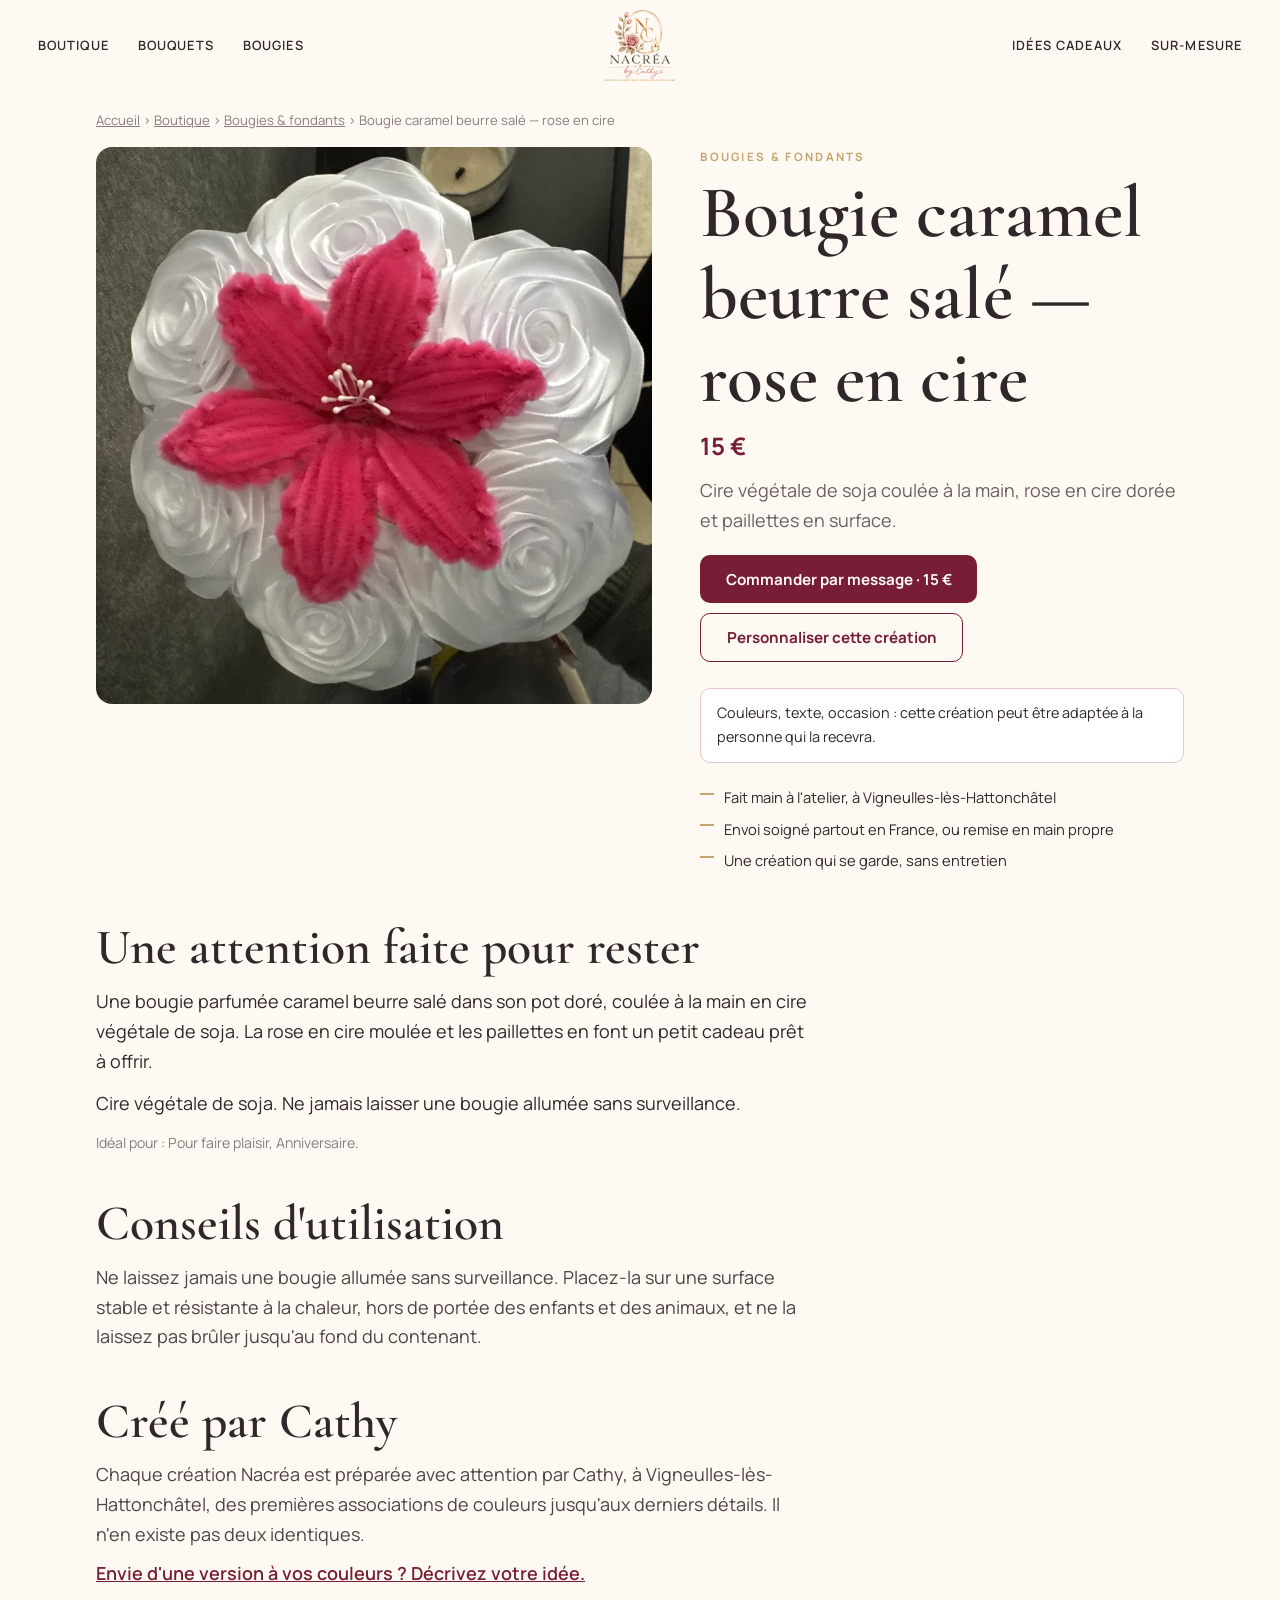
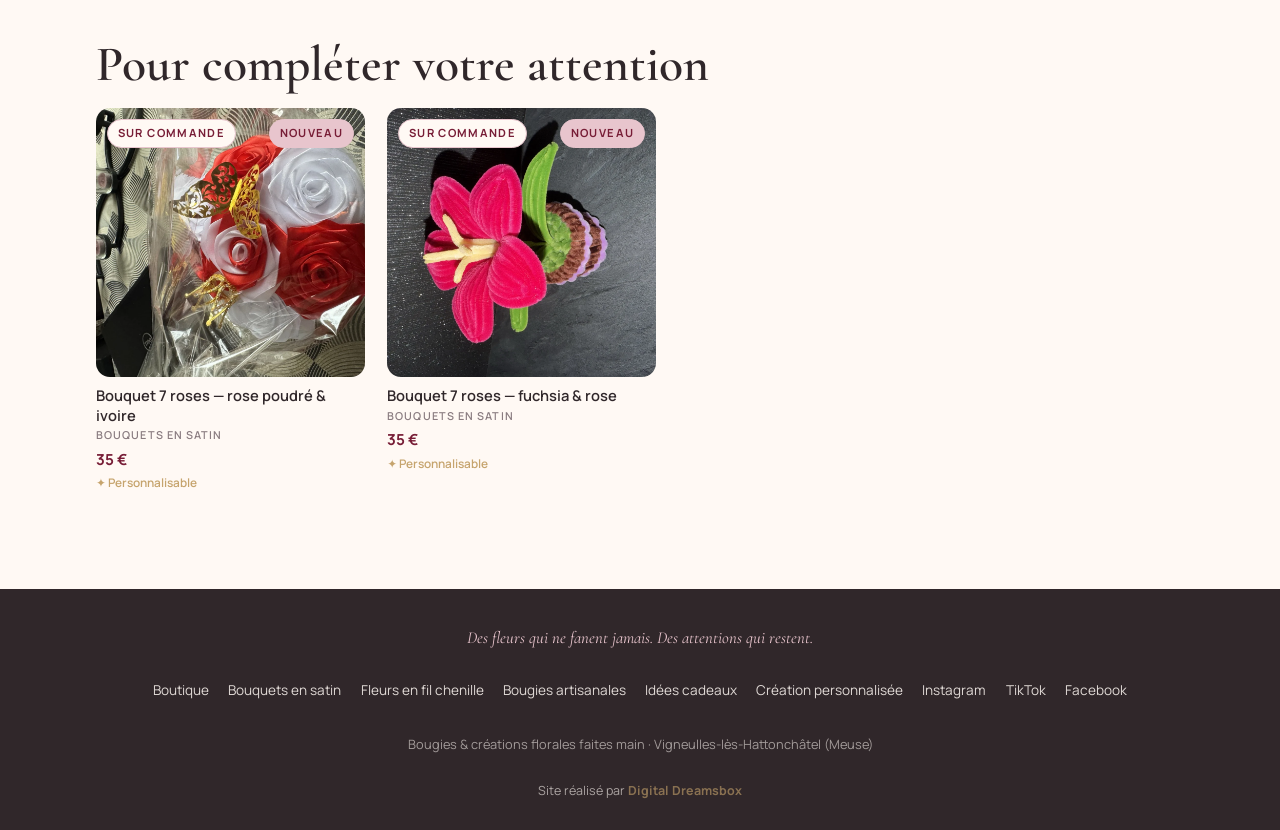
<file: creation/bougie-caramel-beurre-sale.html>
<!DOCTYPE html>
<html lang="fr">
<head>
  <meta charset="UTF-8">
  <meta name="viewport" content="width=device-width, initial-scale=1.0, minimum-scale=1.0">
  <title>Bougie caramel beurre salé — rose en cire · Nacréa by Cathy</title>
  <meta name="description" content="Cire végétale de soja coulée à la main, rose en cire dorée et paillettes en surface.">
  <link rel="canonical" href="https://nacreabycathy.fr/creation/bougie-caramel-beurre-sale.html">
  <meta property="og:title" content="Bougie caramel beurre salé — rose en cire">
  <meta property="og:description" content="Cire végétale de soja coulée à la main, rose en cire dorée et paillettes en surface.">
  <meta property="og:image" content="https://nacreabycathy.fr/assets/produits/bougie-caramel-beurre-sale-1.webp">
  <meta property="og:url" content="https://nacreabycathy.fr/creation/bougie-caramel-beurre-sale.html">
  <meta property="og:type" content="product">
  <meta property="og:site_name" content="Nacréa by Cathy">
  <meta http-equiv="X-Content-Type-Options" content="nosniff">
  <meta name="referrer" content="strict-origin-when-cross-origin">
  <link rel="icon" href="/assets/favicon-32-nc.png">
  <link rel="apple-touch-icon" href="/assets/apple-touch-icon.png">
  <link rel="preload" href="https://fonts.googleapis.com/css2?family=Cormorant+Garamond:wght@500;600&family=Great+Vibes&family=Manrope:wght@400;500;600;700&display=swap" as="style" onload="this.onload=null;this.rel='stylesheet'">
  <noscript><link rel="stylesheet" href="https://fonts.googleapis.com/css2?family=Cormorant+Garamond:wght@500;600&family=Great+Vibes&family=Manrope:wght@400;500;600;700&display=swap"></noscript>
  <link rel="stylesheet" href="/assets/styles.css">
  <script src="/assets/main.js" defer></script>
  <script type="application/ld+json">{"@context": "https://schema.org", "@type": "Product", "name": "Bougie caramel beurre salé — rose en cire", "description": "Cire végétale de soja coulée à la main, rose en cire dorée et paillettes en surface.", "image": ["https://nacreabycathy.fr/assets/produits/bougie-caramel-beurre-sale-1.webp"], "brand": {"@type": "Brand", "name": "Nacréa by Cathy"}, "offers": {"@type": "Offer", "url": "https://nacreabycathy.fr/creation/bougie-caramel-beurre-sale.html", "priceCurrency": "EUR", "price": "15", "availability": "https://schema.org/InStock"}}</script>
  <script type="application/ld+json">{"@context": "https://schema.org", "@type": "BreadcrumbList", "itemListElement": [{"@type": "ListItem", "position": 1, "name": "Accueil", "item": "https://nacreabycathy.fr/"}, {"@type": "ListItem", "position": 2, "name": "Boutique", "item": "https://nacreabycathy.fr/boutique.html"}, {"@type": "ListItem", "position": 3, "name": "Bougies & fondants", "item": "https://nacreabycathy.fr/boutique.html?collection=bougies-fondants"}, {"@type": "ListItem", "position": 4, "name": "Bougie caramel beurre salé — rose en cire"}]}</script>
</head>
<body>
<!-- Page générée automatiquement par scripts/generate_site.py — ne pas éditer à la main -->
<header class="site-header">
  <nav class="nav-l" aria-label="Navigation principale">
    <a href="/boutique.html">Boutique</a>
    <a href="/boutique.html?collection=bouquets-satin">Bouquets</a>
    <a href="/boutique.html?collection=bougies-fondants">Bougies</a>
  </nav>
  <a href="/" class="logo-link" aria-label="Nacréa by Cathy — accueil">
    <img src="/assets/logo-header.webp" alt="Nacréa by Cathy" width="98" height="100">
  </a>
  <nav class="nav-r" aria-label="Navigation secondaire">
    <a href="/idees-cadeaux.html">Idées cadeaux</a>
    <a href="/sur-mesure.html">Sur-mesure</a>
  </nav>
</header>
<main class="page-produit">
  <nav class="fil" aria-label="Fil d'Ariane"><a href="/">Accueil</a> › <a href="/boutique.html">Boutique</a> › <a href="/boutique.html?collection=bougies-fondants">Bougies &amp; fondants</a> › <span>Bougie caramel beurre salé — rose en cire</span></nav>
  <div class="produit-grille">
    <section class="galerie">
      <img id="galerie-main" src="/assets/produits/bougie-caramel-beurre-sale-1.webp" alt="Bougie caramel beurre salé — rose en cire, création faite main Nacréa by Cathy" width="900" height="900">
      
    </section>
    <section class="infos">
      <p class="cat-label">Bougies &amp; fondants</p>
      <h1>Bougie caramel beurre salé — rose en cire</h1>
      <p class="prix">15 €</p>
      <p class="accroche">Cire végétale de soja coulée à la main, rose en cire dorée et paillettes en surface.</p>
      <div class="achat-ctas">
        <a class="btn btn-primary" href="https://www.instagram.com/catcandle55" target="_blank" rel="noopener">Commander par message · 15 €</a>
        <a class="btn btn-ghost" href="/sur-mesure.html?base=bougie-caramel-beurre-sale">Personnaliser cette création</a><p class="perso-note">Couleurs, texte, occasion : cette création peut être adaptée à la personne qui la recevra.</p>
      </div>
      
      <ul class="reassurance">
        <li>Fait main à l'atelier, à Vigneulles-lès-Hattonchâtel</li>
        <li>Envoi soigné partout en France, ou remise en main propre</li>
        <li>Une création qui se garde, sans entretien</li>
      </ul>
    </section>
  </div>
  <section class="produit-description">
    <h2>Une attention faite pour rester</h2>
    <p>Une bougie parfumée caramel beurre salé dans son pot doré, coulée à la main en cire végétale de soja. La rose en cire moulée et les paillettes en font un petit cadeau prêt à offrir.</p><p>Cire végétale de soja. Ne jamais laisser une bougie allumée sans surveillance.</p>
    <p class="occasions-tags">Idéal pour : Pour faire plaisir, Anniversaire.</p>
  </section>
  
  
  <section class="produit-bloc">
    <h2>Conseils d&#x27;utilisation</h2>
    <p>Ne laissez jamais une bougie allumée sans surveillance. Placez-la sur une surface stable et résistante à la chaleur, hors de portée des enfants et des animaux, et ne la laissez pas brûler jusqu&#x27;au fond du contenant.</p>
  </section>
  <section class="produit-bloc atelier-fiche">
    <h2>Créé par Cathy</h2>
    <p>Chaque création Nacréa est préparée avec attention par Cathy, à Vigneulles-lès-Hattonchâtel, des premières associations de couleurs jusqu'aux derniers détails. Il n'en existe pas deux identiques.</p>
    <p><a href="/sur-mesure.html">Envie d'une version à vos couleurs ? Décrivez votre idée.</a></p>
  </section>
  <section class="cross-sell">
    <h2>Pour compléter votre attention</h2>
    <div class="grille-produits">
    <a class="carte-produit" href="/creation/bouquet-7-roses-rose-poudre-ivoire.html"
       data-collection="bouquets-satin" data-occasions="anniversaire fete-des-meres pour-faire-plaisir">
      <div class="carte-img"><img src="/assets/produits/bouquet-rose-poudre-ivoire-1.webp" alt="Bouquet 7 roses — rose poudré &amp; ivoire" loading="lazy" width="600" height="600"><span class="badge">Sur commande</span><span class="badge badge-neuf">Nouveau</span></div>
      <h3>Bouquet 7 roses — rose poudré &amp; ivoire</h3>
      <p class="carte-cat">Bouquets en satin</p>
      <p class="carte-prix">35 €</p>
      <p class="carte-perso">✦ Personnalisable</p>
    </a>
    <a class="carte-produit" href="/creation/bouquet-7-roses-fuchsia-rose.html"
       data-collection="bouquets-satin" data-occasions="saint-valentin anniversaire pour-faire-plaisir">
      <div class="carte-img"><img src="/assets/produits/bouquet-fuchsia-rose-1.webp" alt="Bouquet 7 roses — fuchsia &amp; rose" loading="lazy" width="600" height="600"><span class="badge">Sur commande</span><span class="badge badge-neuf">Nouveau</span></div>
      <h3>Bouquet 7 roses — fuchsia &amp; rose</h3>
      <p class="carte-cat">Bouquets en satin</p>
      <p class="carte-prix">35 €</p>
      <p class="carte-perso">✦ Personnalisable</p>
    </a></div>
  </section>
  <div class="sticky-buy">
    <span class="sb-prix">15 €</span>
    <a class="btn btn-primary" href="https://www.instagram.com/catcandle55" target="_blank" rel="noopener">Commander par message · 15 €</a>
  </div>
</main>

<footer class="site-footer">
  <p class="footer-baseline">Des fleurs qui ne fanent jamais. Des attentions qui restent.</p>
  <nav aria-label="Liens de bas de page">
    <a href="/boutique.html">Boutique</a>
    <a href="/boutique.html?collection=bouquets-satin">Bouquets en satin</a>
    <a href="/boutique.html?collection=fleurs-chenille">Fleurs en fil chenille</a>
    <a href="/boutique.html?collection=bougies-fondants">Bougies artisanales</a>
    <a href="/idees-cadeaux.html">Idées cadeaux</a>
    <a href="/sur-mesure.html">Création personnalisée</a>
    <a href="https://www.instagram.com/catcandle55" target="_blank" rel="noopener">Instagram</a><a href="https://www.tiktok.com/@catcandle55" target="_blank" rel="noopener">TikTok</a><a href="https://www.facebook.com/share/1Giaos61ck/" target="_blank" rel="noopener">Facebook</a>
  </nav>
  <p class="footer-lieu">Bougies &amp; créations florales faites main · Vigneulles-lès-Hattonchâtel (Meuse)</p>
  <div class="footer-credit">
    <a href="https://digitaldreamsbox.com" target="_blank" rel="noopener">Site réalisé par <strong>Digital Dreamsbox</strong></a>
  </div>
</footer>

<script>
document.querySelectorAll('.thumb').forEach(function(b){
  b.addEventListener('click', function(){
    document.getElementById('galerie-main').src = b.dataset.src;
  });
});
</script>
</body>
</html>
</file>
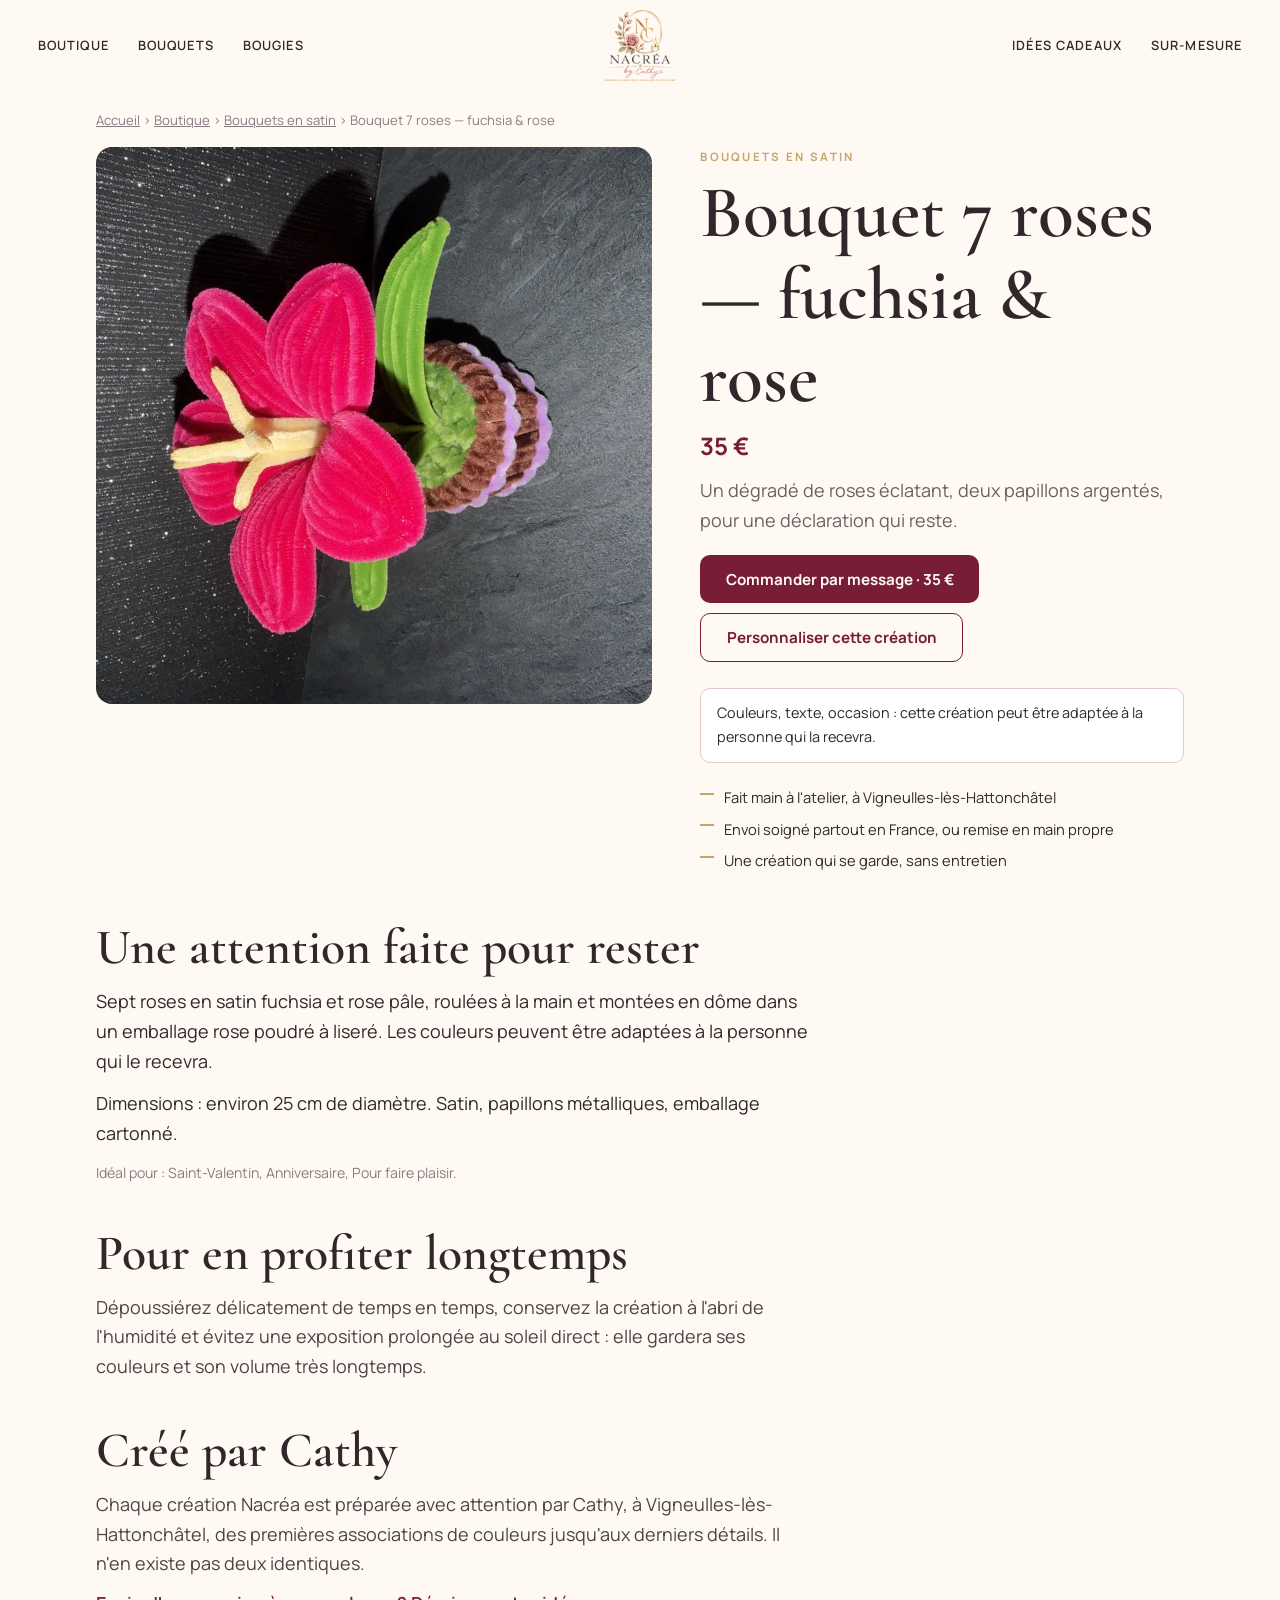
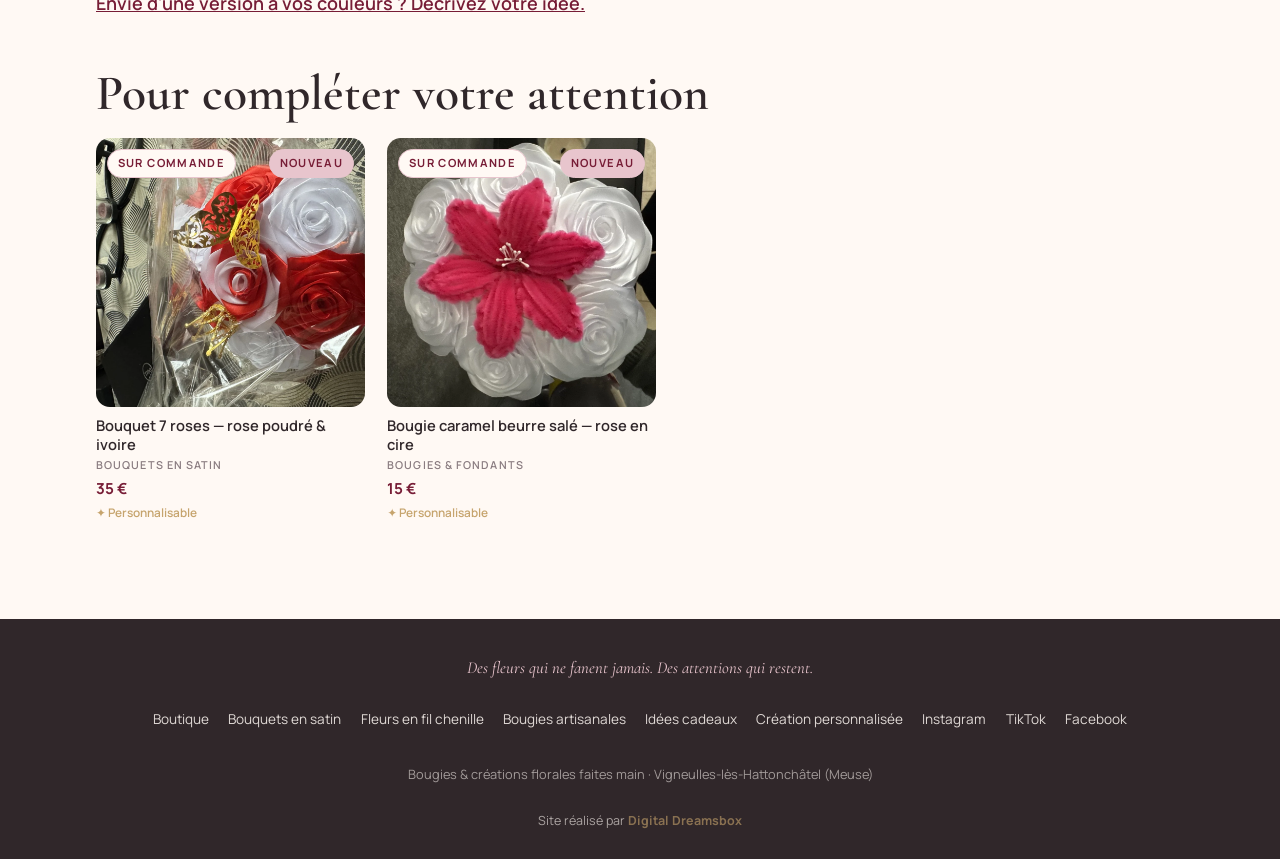
<file: creation/bouquet-7-roses-fuchsia-rose.html>
<!DOCTYPE html>
<html lang="fr">
<head>
  <meta charset="UTF-8">
  <meta name="viewport" content="width=device-width, initial-scale=1.0, minimum-scale=1.0">
  <title>Bouquet 7 roses — fuchsia &amp; rose · Nacréa by Cathy</title>
  <meta name="description" content="Un dégradé de roses éclatant, deux papillons argentés, pour une déclaration qui reste.">
  <link rel="canonical" href="https://nacreabycathy.fr/creation/bouquet-7-roses-fuchsia-rose.html">
  <meta property="og:title" content="Bouquet 7 roses — fuchsia &amp; rose">
  <meta property="og:description" content="Un dégradé de roses éclatant, deux papillons argentés, pour une déclaration qui reste.">
  <meta property="og:image" content="https://nacreabycathy.fr/assets/produits/bouquet-fuchsia-rose-1.webp">
  <meta property="og:url" content="https://nacreabycathy.fr/creation/bouquet-7-roses-fuchsia-rose.html">
  <meta property="og:type" content="product">
  <meta property="og:site_name" content="Nacréa by Cathy">
  <meta http-equiv="X-Content-Type-Options" content="nosniff">
  <meta name="referrer" content="strict-origin-when-cross-origin">
  <link rel="icon" href="/assets/favicon-32-nc.png">
  <link rel="apple-touch-icon" href="/assets/apple-touch-icon.png">
  <link rel="preload" href="https://fonts.googleapis.com/css2?family=Cormorant+Garamond:wght@500;600&family=Great+Vibes&family=Manrope:wght@400;500;600;700&display=swap" as="style" onload="this.onload=null;this.rel='stylesheet'">
  <noscript><link rel="stylesheet" href="https://fonts.googleapis.com/css2?family=Cormorant+Garamond:wght@500;600&family=Great+Vibes&family=Manrope:wght@400;500;600;700&display=swap"></noscript>
  <link rel="stylesheet" href="/assets/styles.css">
  <script src="/assets/main.js" defer></script>
  <script type="application/ld+json">{"@context": "https://schema.org", "@type": "Product", "name": "Bouquet 7 roses — fuchsia & rose", "description": "Un dégradé de roses éclatant, deux papillons argentés, pour une déclaration qui reste.", "image": ["https://nacreabycathy.fr/assets/produits/bouquet-fuchsia-rose-1.webp"], "brand": {"@type": "Brand", "name": "Nacréa by Cathy"}, "offers": {"@type": "Offer", "url": "https://nacreabycathy.fr/creation/bouquet-7-roses-fuchsia-rose.html", "priceCurrency": "EUR", "price": "35", "availability": "https://schema.org/InStock"}}</script>
  <script type="application/ld+json">{"@context": "https://schema.org", "@type": "BreadcrumbList", "itemListElement": [{"@type": "ListItem", "position": 1, "name": "Accueil", "item": "https://nacreabycathy.fr/"}, {"@type": "ListItem", "position": 2, "name": "Boutique", "item": "https://nacreabycathy.fr/boutique.html"}, {"@type": "ListItem", "position": 3, "name": "Bouquets en satin", "item": "https://nacreabycathy.fr/boutique.html?collection=bouquets-satin"}, {"@type": "ListItem", "position": 4, "name": "Bouquet 7 roses — fuchsia & rose"}]}</script>
</head>
<body>
<!-- Page générée automatiquement par scripts/generate_site.py — ne pas éditer à la main -->
<header class="site-header">
  <nav class="nav-l" aria-label="Navigation principale">
    <a href="/boutique.html">Boutique</a>
    <a href="/boutique.html?collection=bouquets-satin">Bouquets</a>
    <a href="/boutique.html?collection=bougies-fondants">Bougies</a>
  </nav>
  <a href="/" class="logo-link" aria-label="Nacréa by Cathy — accueil">
    <img src="/assets/logo-header.webp" alt="Nacréa by Cathy" width="98" height="100">
  </a>
  <nav class="nav-r" aria-label="Navigation secondaire">
    <a href="/idees-cadeaux.html">Idées cadeaux</a>
    <a href="/sur-mesure.html">Sur-mesure</a>
  </nav>
</header>
<main class="page-produit">
  <nav class="fil" aria-label="Fil d'Ariane"><a href="/">Accueil</a> › <a href="/boutique.html">Boutique</a> › <a href="/boutique.html?collection=bouquets-satin">Bouquets en satin</a> › <span>Bouquet 7 roses — fuchsia &amp; rose</span></nav>
  <div class="produit-grille">
    <section class="galerie">
      <img id="galerie-main" src="/assets/produits/bouquet-fuchsia-rose-1.webp" alt="Bouquet 7 roses — fuchsia &amp; rose, création faite main Nacréa by Cathy" width="900" height="900">
      
    </section>
    <section class="infos">
      <p class="cat-label">Bouquets en satin</p>
      <h1>Bouquet 7 roses — fuchsia &amp; rose</h1>
      <p class="prix">35 €</p>
      <p class="accroche">Un dégradé de roses éclatant, deux papillons argentés, pour une déclaration qui reste.</p>
      <div class="achat-ctas">
        <a class="btn btn-primary" href="https://www.instagram.com/catcandle55" target="_blank" rel="noopener">Commander par message · 35 €</a>
        <a class="btn btn-ghost" href="/sur-mesure.html?base=bouquet-7-roses-fuchsia-rose">Personnaliser cette création</a><p class="perso-note">Couleurs, texte, occasion : cette création peut être adaptée à la personne qui la recevra.</p>
      </div>
      
      <ul class="reassurance">
        <li>Fait main à l'atelier, à Vigneulles-lès-Hattonchâtel</li>
        <li>Envoi soigné partout en France, ou remise en main propre</li>
        <li>Une création qui se garde, sans entretien</li>
      </ul>
    </section>
  </div>
  <section class="produit-description">
    <h2>Une attention faite pour rester</h2>
    <p>Sept roses en satin fuchsia et rose pâle, roulées à la main et montées en dôme dans un emballage rose poudré à liseré. Les couleurs peuvent être adaptées à la personne qui le recevra.</p><p>Dimensions : environ 25 cm de diamètre. Satin, papillons métalliques, emballage cartonné.</p>
    <p class="occasions-tags">Idéal pour : Saint-Valentin, Anniversaire, Pour faire plaisir.</p>
  </section>
  
  
  <section class="produit-bloc">
    <h2>Pour en profiter longtemps</h2>
    <p>Dépoussiérez délicatement de temps en temps, conservez la création à l&#x27;abri de l&#x27;humidité et évitez une exposition prolongée au soleil direct : elle gardera ses couleurs et son volume très longtemps.</p>
  </section>
  <section class="produit-bloc atelier-fiche">
    <h2>Créé par Cathy</h2>
    <p>Chaque création Nacréa est préparée avec attention par Cathy, à Vigneulles-lès-Hattonchâtel, des premières associations de couleurs jusqu'aux derniers détails. Il n'en existe pas deux identiques.</p>
    <p><a href="/sur-mesure.html">Envie d'une version à vos couleurs ? Décrivez votre idée.</a></p>
  </section>
  <section class="cross-sell">
    <h2>Pour compléter votre attention</h2>
    <div class="grille-produits">
    <a class="carte-produit" href="/creation/bouquet-7-roses-rose-poudre-ivoire.html"
       data-collection="bouquets-satin" data-occasions="anniversaire fete-des-meres pour-faire-plaisir">
      <div class="carte-img"><img src="/assets/produits/bouquet-rose-poudre-ivoire-1.webp" alt="Bouquet 7 roses — rose poudré &amp; ivoire" loading="lazy" width="600" height="600"><span class="badge">Sur commande</span><span class="badge badge-neuf">Nouveau</span></div>
      <h3>Bouquet 7 roses — rose poudré &amp; ivoire</h3>
      <p class="carte-cat">Bouquets en satin</p>
      <p class="carte-prix">35 €</p>
      <p class="carte-perso">✦ Personnalisable</p>
    </a>
    <a class="carte-produit" href="/creation/bougie-caramel-beurre-sale.html"
       data-collection="bougies-fondants" data-occasions="pour-faire-plaisir anniversaire">
      <div class="carte-img"><img src="/assets/produits/bougie-caramel-beurre-sale-1.webp" alt="Bougie caramel beurre salé — rose en cire" loading="lazy" width="600" height="600"><span class="badge">Sur commande</span><span class="badge badge-neuf">Nouveau</span></div>
      <h3>Bougie caramel beurre salé — rose en cire</h3>
      <p class="carte-cat">Bougies &amp; fondants</p>
      <p class="carte-prix">15 €</p>
      <p class="carte-perso">✦ Personnalisable</p>
    </a></div>
  </section>
  <div class="sticky-buy">
    <span class="sb-prix">35 €</span>
    <a class="btn btn-primary" href="https://www.instagram.com/catcandle55" target="_blank" rel="noopener">Commander par message · 35 €</a>
  </div>
</main>

<footer class="site-footer">
  <p class="footer-baseline">Des fleurs qui ne fanent jamais. Des attentions qui restent.</p>
  <nav aria-label="Liens de bas de page">
    <a href="/boutique.html">Boutique</a>
    <a href="/boutique.html?collection=bouquets-satin">Bouquets en satin</a>
    <a href="/boutique.html?collection=fleurs-chenille">Fleurs en fil chenille</a>
    <a href="/boutique.html?collection=bougies-fondants">Bougies artisanales</a>
    <a href="/idees-cadeaux.html">Idées cadeaux</a>
    <a href="/sur-mesure.html">Création personnalisée</a>
    <a href="https://www.instagram.com/catcandle55" target="_blank" rel="noopener">Instagram</a><a href="https://www.tiktok.com/@catcandle55" target="_blank" rel="noopener">TikTok</a><a href="https://www.facebook.com/share/1Giaos61ck/" target="_blank" rel="noopener">Facebook</a>
  </nav>
  <p class="footer-lieu">Bougies &amp; créations florales faites main · Vigneulles-lès-Hattonchâtel (Meuse)</p>
  <div class="footer-credit">
    <a href="https://digitaldreamsbox.com" target="_blank" rel="noopener">Site réalisé par <strong>Digital Dreamsbox</strong></a>
  </div>
</footer>

<script>
document.querySelectorAll('.thumb').forEach(function(b){
  b.addEventListener('click', function(){
    document.getElementById('galerie-main').src = b.dataset.src;
  });
});
</script>
</body>
</html>
</file>
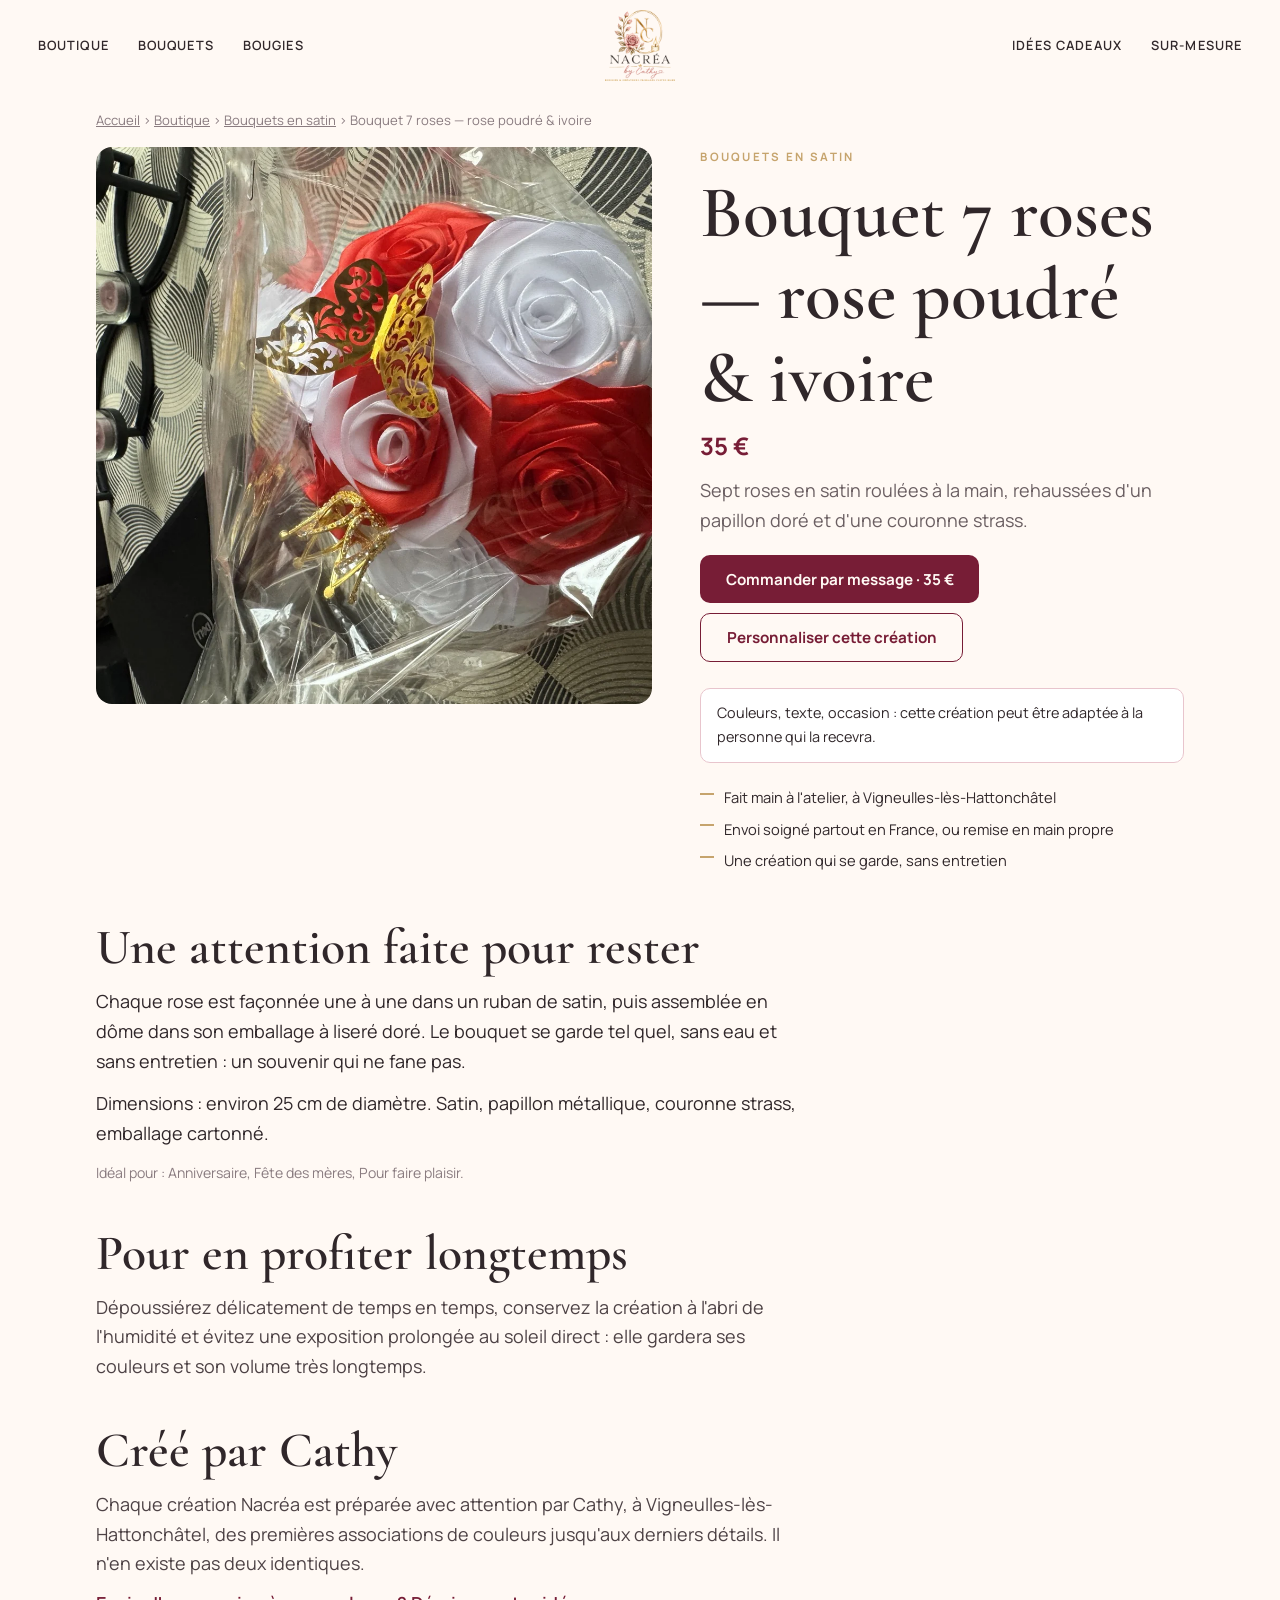
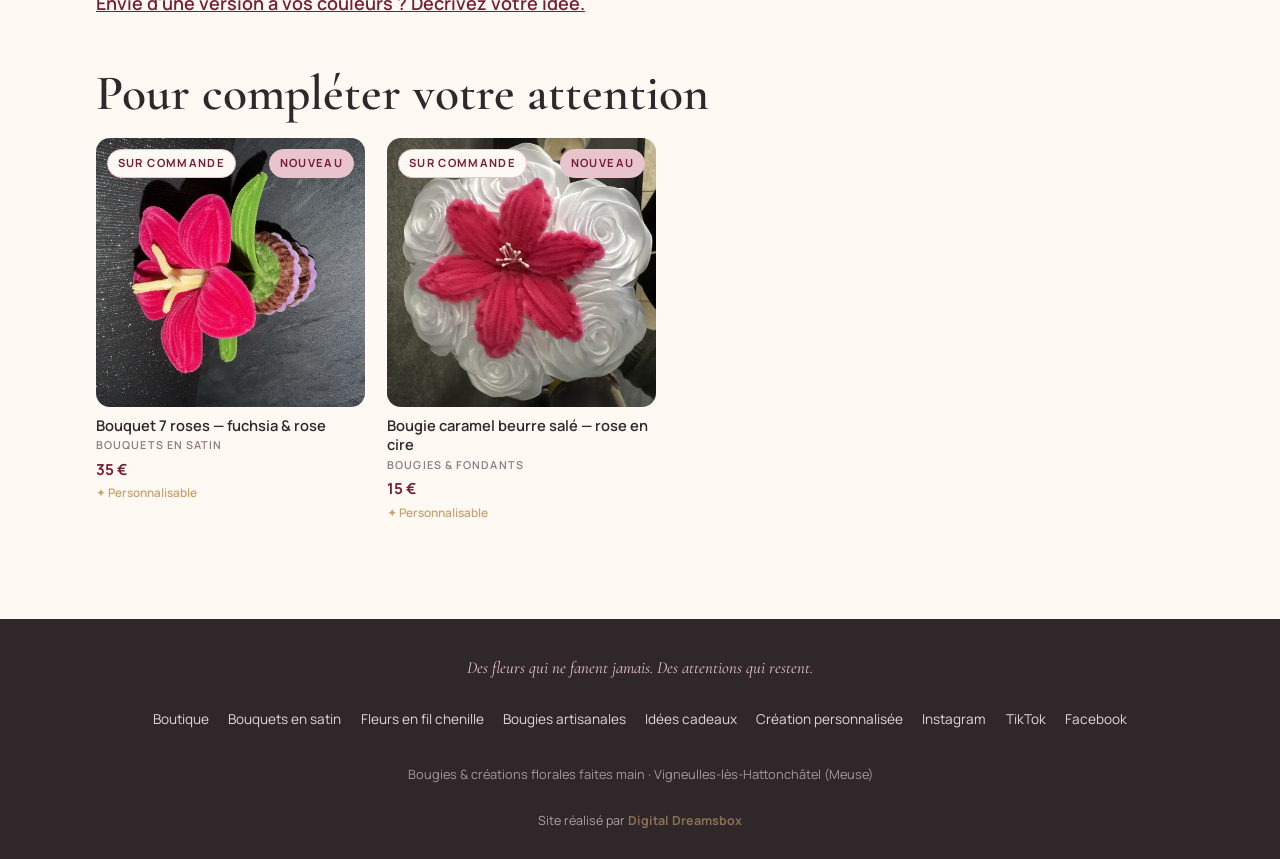
<file: creation/bouquet-7-roses-rose-poudre-ivoire.html>
<!DOCTYPE html>
<html lang="fr">
<head>
  <meta charset="UTF-8">
  <meta name="viewport" content="width=device-width, initial-scale=1.0, minimum-scale=1.0">
  <title>Bouquet 7 roses — rose poudré &amp; ivoire · Nacréa by Cathy</title>
  <meta name="description" content="Sept roses en satin roulées à la main, rehaussées d&#x27;un papillon doré et d&#x27;une couronne strass.">
  <link rel="canonical" href="https://nacreabycathy.fr/creation/bouquet-7-roses-rose-poudre-ivoire.html">
  <meta property="og:title" content="Bouquet 7 roses — rose poudré &amp; ivoire">
  <meta property="og:description" content="Sept roses en satin roulées à la main, rehaussées d&#x27;un papillon doré et d&#x27;une couronne strass.">
  <meta property="og:image" content="https://nacreabycathy.fr/assets/produits/bouquet-rose-poudre-ivoire-1.webp">
  <meta property="og:url" content="https://nacreabycathy.fr/creation/bouquet-7-roses-rose-poudre-ivoire.html">
  <meta property="og:type" content="product">
  <meta property="og:site_name" content="Nacréa by Cathy">
  <meta http-equiv="X-Content-Type-Options" content="nosniff">
  <meta name="referrer" content="strict-origin-when-cross-origin">
  <link rel="icon" href="/assets/favicon-32-nc.png">
  <link rel="apple-touch-icon" href="/assets/apple-touch-icon.png">
  <link rel="preload" href="https://fonts.googleapis.com/css2?family=Cormorant+Garamond:wght@500;600&family=Great+Vibes&family=Manrope:wght@400;500;600;700&display=swap" as="style" onload="this.onload=null;this.rel='stylesheet'">
  <noscript><link rel="stylesheet" href="https://fonts.googleapis.com/css2?family=Cormorant+Garamond:wght@500;600&family=Great+Vibes&family=Manrope:wght@400;500;600;700&display=swap"></noscript>
  <link rel="stylesheet" href="/assets/styles.css">
  <script src="/assets/main.js" defer></script>
  <script type="application/ld+json">{"@context": "https://schema.org", "@type": "Product", "name": "Bouquet 7 roses — rose poudré & ivoire", "description": "Sept roses en satin roulées à la main, rehaussées d'un papillon doré et d'une couronne strass.", "image": ["https://nacreabycathy.fr/assets/produits/bouquet-rose-poudre-ivoire-1.webp"], "brand": {"@type": "Brand", "name": "Nacréa by Cathy"}, "offers": {"@type": "Offer", "url": "https://nacreabycathy.fr/creation/bouquet-7-roses-rose-poudre-ivoire.html", "priceCurrency": "EUR", "price": "35", "availability": "https://schema.org/InStock"}}</script>
  <script type="application/ld+json">{"@context": "https://schema.org", "@type": "BreadcrumbList", "itemListElement": [{"@type": "ListItem", "position": 1, "name": "Accueil", "item": "https://nacreabycathy.fr/"}, {"@type": "ListItem", "position": 2, "name": "Boutique", "item": "https://nacreabycathy.fr/boutique.html"}, {"@type": "ListItem", "position": 3, "name": "Bouquets en satin", "item": "https://nacreabycathy.fr/boutique.html?collection=bouquets-satin"}, {"@type": "ListItem", "position": 4, "name": "Bouquet 7 roses — rose poudré & ivoire"}]}</script>
</head>
<body>
<!-- Page générée automatiquement par scripts/generate_site.py — ne pas éditer à la main -->
<header class="site-header">
  <nav class="nav-l" aria-label="Navigation principale">
    <a href="/boutique.html">Boutique</a>
    <a href="/boutique.html?collection=bouquets-satin">Bouquets</a>
    <a href="/boutique.html?collection=bougies-fondants">Bougies</a>
  </nav>
  <a href="/" class="logo-link" aria-label="Nacréa by Cathy — accueil">
    <img src="/assets/logo-header.webp" alt="Nacréa by Cathy" width="98" height="100">
  </a>
  <nav class="nav-r" aria-label="Navigation secondaire">
    <a href="/idees-cadeaux.html">Idées cadeaux</a>
    <a href="/sur-mesure.html">Sur-mesure</a>
  </nav>
</header>
<main class="page-produit">
  <nav class="fil" aria-label="Fil d'Ariane"><a href="/">Accueil</a> › <a href="/boutique.html">Boutique</a> › <a href="/boutique.html?collection=bouquets-satin">Bouquets en satin</a> › <span>Bouquet 7 roses — rose poudré &amp; ivoire</span></nav>
  <div class="produit-grille">
    <section class="galerie">
      <img id="galerie-main" src="/assets/produits/bouquet-rose-poudre-ivoire-1.webp" alt="Bouquet 7 roses — rose poudré &amp; ivoire, création faite main Nacréa by Cathy" width="900" height="900">
      
    </section>
    <section class="infos">
      <p class="cat-label">Bouquets en satin</p>
      <h1>Bouquet 7 roses — rose poudré &amp; ivoire</h1>
      <p class="prix">35 €</p>
      <p class="accroche">Sept roses en satin roulées à la main, rehaussées d&#x27;un papillon doré et d&#x27;une couronne strass.</p>
      <div class="achat-ctas">
        <a class="btn btn-primary" href="https://www.instagram.com/catcandle55" target="_blank" rel="noopener">Commander par message · 35 €</a>
        <a class="btn btn-ghost" href="/sur-mesure.html?base=bouquet-7-roses-rose-poudre-ivoire">Personnaliser cette création</a><p class="perso-note">Couleurs, texte, occasion : cette création peut être adaptée à la personne qui la recevra.</p>
      </div>
      
      <ul class="reassurance">
        <li>Fait main à l'atelier, à Vigneulles-lès-Hattonchâtel</li>
        <li>Envoi soigné partout en France, ou remise en main propre</li>
        <li>Une création qui se garde, sans entretien</li>
      </ul>
    </section>
  </div>
  <section class="produit-description">
    <h2>Une attention faite pour rester</h2>
    <p>Chaque rose est façonnée une à une dans un ruban de satin, puis assemblée en dôme dans son emballage à liseré doré. Le bouquet se garde tel quel, sans eau et sans entretien : un souvenir qui ne fane pas.</p><p>Dimensions : environ 25 cm de diamètre. Satin, papillon métallique, couronne strass, emballage cartonné.</p>
    <p class="occasions-tags">Idéal pour : Anniversaire, Fête des mères, Pour faire plaisir.</p>
  </section>
  
  
  <section class="produit-bloc">
    <h2>Pour en profiter longtemps</h2>
    <p>Dépoussiérez délicatement de temps en temps, conservez la création à l&#x27;abri de l&#x27;humidité et évitez une exposition prolongée au soleil direct : elle gardera ses couleurs et son volume très longtemps.</p>
  </section>
  <section class="produit-bloc atelier-fiche">
    <h2>Créé par Cathy</h2>
    <p>Chaque création Nacréa est préparée avec attention par Cathy, à Vigneulles-lès-Hattonchâtel, des premières associations de couleurs jusqu'aux derniers détails. Il n'en existe pas deux identiques.</p>
    <p><a href="/sur-mesure.html">Envie d'une version à vos couleurs ? Décrivez votre idée.</a></p>
  </section>
  <section class="cross-sell">
    <h2>Pour compléter votre attention</h2>
    <div class="grille-produits">
    <a class="carte-produit" href="/creation/bouquet-7-roses-fuchsia-rose.html"
       data-collection="bouquets-satin" data-occasions="saint-valentin anniversaire pour-faire-plaisir">
      <div class="carte-img"><img src="/assets/produits/bouquet-fuchsia-rose-1.webp" alt="Bouquet 7 roses — fuchsia &amp; rose" loading="lazy" width="600" height="600"><span class="badge">Sur commande</span><span class="badge badge-neuf">Nouveau</span></div>
      <h3>Bouquet 7 roses — fuchsia &amp; rose</h3>
      <p class="carte-cat">Bouquets en satin</p>
      <p class="carte-prix">35 €</p>
      <p class="carte-perso">✦ Personnalisable</p>
    </a>
    <a class="carte-produit" href="/creation/bougie-caramel-beurre-sale.html"
       data-collection="bougies-fondants" data-occasions="pour-faire-plaisir anniversaire">
      <div class="carte-img"><img src="/assets/produits/bougie-caramel-beurre-sale-1.webp" alt="Bougie caramel beurre salé — rose en cire" loading="lazy" width="600" height="600"><span class="badge">Sur commande</span><span class="badge badge-neuf">Nouveau</span></div>
      <h3>Bougie caramel beurre salé — rose en cire</h3>
      <p class="carte-cat">Bougies &amp; fondants</p>
      <p class="carte-prix">15 €</p>
      <p class="carte-perso">✦ Personnalisable</p>
    </a></div>
  </section>
  <div class="sticky-buy">
    <span class="sb-prix">35 €</span>
    <a class="btn btn-primary" href="https://www.instagram.com/catcandle55" target="_blank" rel="noopener">Commander par message · 35 €</a>
  </div>
</main>

<footer class="site-footer">
  <p class="footer-baseline">Des fleurs qui ne fanent jamais. Des attentions qui restent.</p>
  <nav aria-label="Liens de bas de page">
    <a href="/boutique.html">Boutique</a>
    <a href="/boutique.html?collection=bouquets-satin">Bouquets en satin</a>
    <a href="/boutique.html?collection=fleurs-chenille">Fleurs en fil chenille</a>
    <a href="/boutique.html?collection=bougies-fondants">Bougies artisanales</a>
    <a href="/idees-cadeaux.html">Idées cadeaux</a>
    <a href="/sur-mesure.html">Création personnalisée</a>
    <a href="https://www.instagram.com/catcandle55" target="_blank" rel="noopener">Instagram</a><a href="https://www.tiktok.com/@catcandle55" target="_blank" rel="noopener">TikTok</a><a href="https://www.facebook.com/share/1Giaos61ck/" target="_blank" rel="noopener">Facebook</a>
  </nav>
  <p class="footer-lieu">Bougies &amp; créations florales faites main · Vigneulles-lès-Hattonchâtel (Meuse)</p>
  <div class="footer-credit">
    <a href="https://digitaldreamsbox.com" target="_blank" rel="noopener">Site réalisé par <strong>Digital Dreamsbox</strong></a>
  </div>
</footer>

<script>
document.querySelectorAll('.thumb').forEach(function(b){
  b.addEventListener('click', function(){
    document.getElementById('galerie-main').src = b.dataset.src;
  });
});
</script>
</body>
</html>
</file>
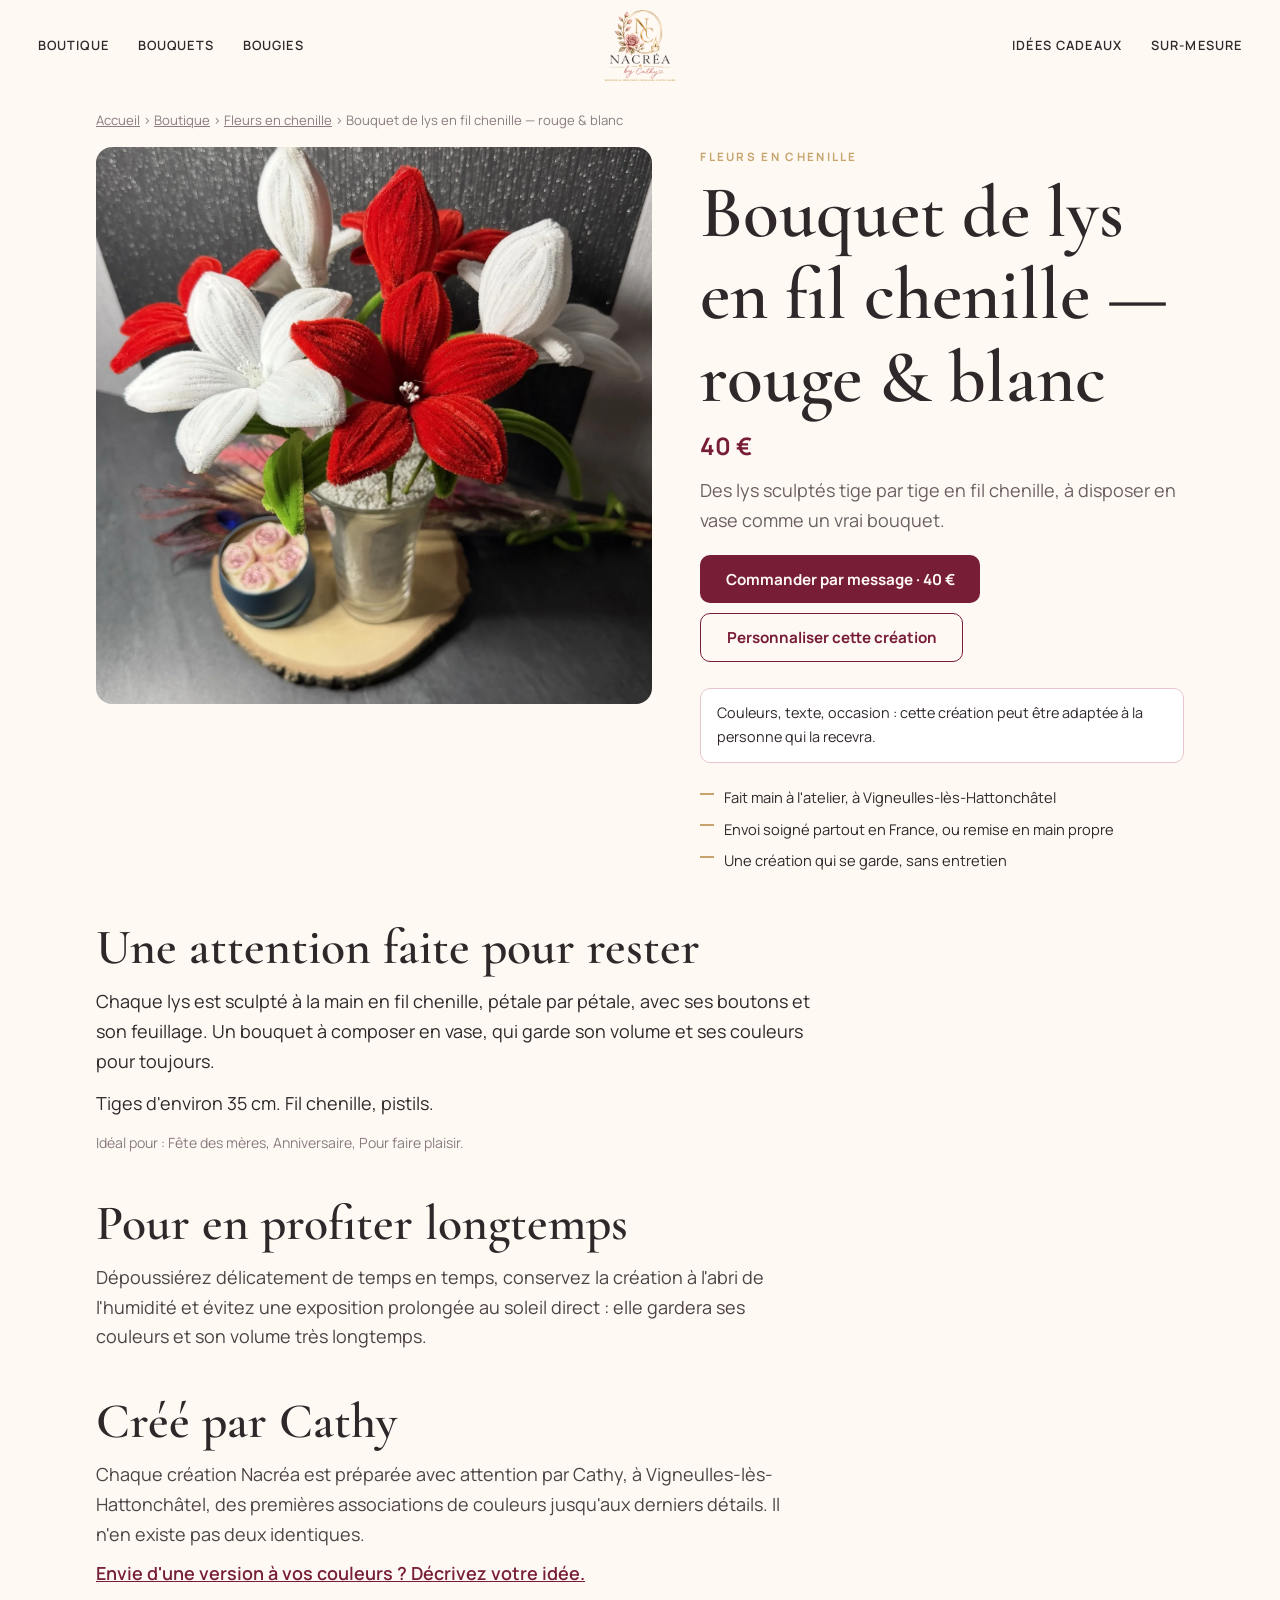
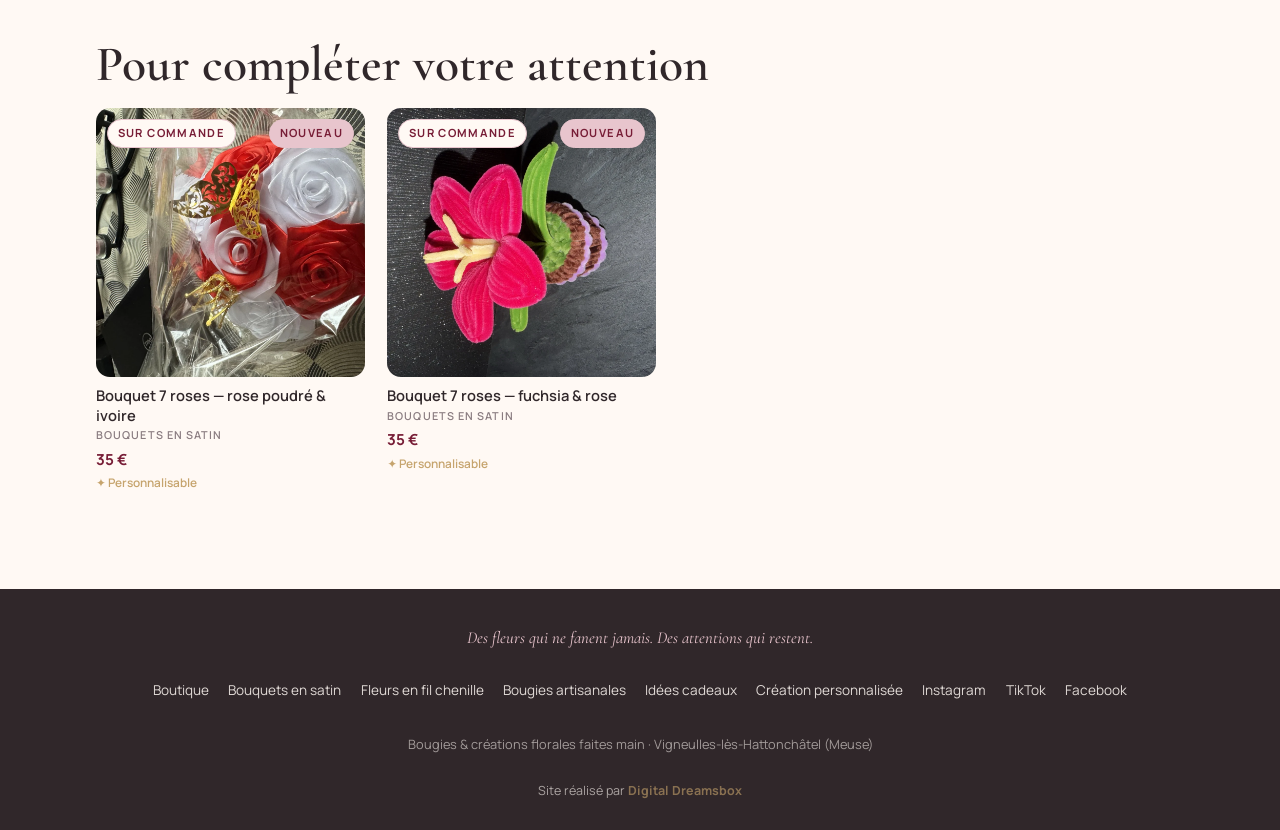
<file: creation/bouquet-lys-fil-chenille-rouge-blanc.html>
<!DOCTYPE html>
<html lang="fr">
<head>
  <meta charset="UTF-8">
  <meta name="viewport" content="width=device-width, initial-scale=1.0, minimum-scale=1.0">
  <title>Bouquet de lys en fil chenille — rouge &amp; blanc — Fleurs en chenille · Nacréa by Cathy</title>
  <meta name="description" content="Des lys sculptés tige par tige en fil chenille, à disposer en vase comme un vrai bouquet.">
  <link rel="canonical" href="https://nacreabycathy.fr/creation/bouquet-lys-fil-chenille-rouge-blanc.html">
  <meta property="og:title" content="Bouquet de lys en fil chenille — rouge &amp; blanc — Fleurs en chenille">
  <meta property="og:description" content="Des lys sculptés tige par tige en fil chenille, à disposer en vase comme un vrai bouquet.">
  <meta property="og:image" content="https://nacreabycathy.fr/assets/produits/bouquet-lys-chenille-1.webp">
  <meta property="og:url" content="https://nacreabycathy.fr/creation/bouquet-lys-fil-chenille-rouge-blanc.html">
  <meta property="og:type" content="product">
  <meta property="og:site_name" content="Nacréa by Cathy">
  <meta http-equiv="X-Content-Type-Options" content="nosniff">
  <meta name="referrer" content="strict-origin-when-cross-origin">
  <link rel="icon" href="/assets/favicon-32-nc.png">
  <link rel="apple-touch-icon" href="/assets/apple-touch-icon.png">
  <link rel="preload" href="https://fonts.googleapis.com/css2?family=Cormorant+Garamond:wght@500;600&family=Great+Vibes&family=Manrope:wght@400;500;600;700&display=swap" as="style" onload="this.onload=null;this.rel='stylesheet'">
  <noscript><link rel="stylesheet" href="https://fonts.googleapis.com/css2?family=Cormorant+Garamond:wght@500;600&family=Great+Vibes&family=Manrope:wght@400;500;600;700&display=swap"></noscript>
  <link rel="stylesheet" href="/assets/styles.css">
  <script src="/assets/main.js" defer></script>
  <script type="application/ld+json">{"@context": "https://schema.org", "@type": "Product", "name": "Bouquet de lys en fil chenille — rouge & blanc", "description": "Des lys sculptés tige par tige en fil chenille, à disposer en vase comme un vrai bouquet.", "image": ["https://nacreabycathy.fr/assets/produits/bouquet-lys-chenille-1.webp"], "brand": {"@type": "Brand", "name": "Nacréa by Cathy"}, "offers": {"@type": "Offer", "url": "https://nacreabycathy.fr/creation/bouquet-lys-fil-chenille-rouge-blanc.html", "priceCurrency": "EUR", "price": "40", "availability": "https://schema.org/InStock"}}</script>
  <script type="application/ld+json">{"@context": "https://schema.org", "@type": "BreadcrumbList", "itemListElement": [{"@type": "ListItem", "position": 1, "name": "Accueil", "item": "https://nacreabycathy.fr/"}, {"@type": "ListItem", "position": 2, "name": "Boutique", "item": "https://nacreabycathy.fr/boutique.html"}, {"@type": "ListItem", "position": 3, "name": "Fleurs en chenille", "item": "https://nacreabycathy.fr/boutique.html?collection=fleurs-chenille"}, {"@type": "ListItem", "position": 4, "name": "Bouquet de lys en fil chenille — rouge & blanc"}]}</script>
</head>
<body>
<!-- Page générée automatiquement par scripts/generate_site.py — ne pas éditer à la main -->
<header class="site-header">
  <nav class="nav-l" aria-label="Navigation principale">
    <a href="/boutique.html">Boutique</a>
    <a href="/boutique.html?collection=bouquets-satin">Bouquets</a>
    <a href="/boutique.html?collection=bougies-fondants">Bougies</a>
  </nav>
  <a href="/" class="logo-link" aria-label="Nacréa by Cathy — accueil">
    <img src="/assets/logo-header.webp" alt="Nacréa by Cathy" width="98" height="100">
  </a>
  <nav class="nav-r" aria-label="Navigation secondaire">
    <a href="/idees-cadeaux.html">Idées cadeaux</a>
    <a href="/sur-mesure.html">Sur-mesure</a>
  </nav>
</header>
<main class="page-produit">
  <nav class="fil" aria-label="Fil d'Ariane"><a href="/">Accueil</a> › <a href="/boutique.html">Boutique</a> › <a href="/boutique.html?collection=fleurs-chenille">Fleurs en chenille</a> › <span>Bouquet de lys en fil chenille — rouge &amp; blanc</span></nav>
  <div class="produit-grille">
    <section class="galerie">
      <img id="galerie-main" src="/assets/produits/bouquet-lys-chenille-1.webp" alt="Bouquet de lys en fil chenille — rouge &amp; blanc, création faite main Nacréa by Cathy" width="900" height="900">
      
    </section>
    <section class="infos">
      <p class="cat-label">Fleurs en chenille</p>
      <h1>Bouquet de lys en fil chenille — rouge &amp; blanc</h1>
      <p class="prix">40 €</p>
      <p class="accroche">Des lys sculptés tige par tige en fil chenille, à disposer en vase comme un vrai bouquet.</p>
      <div class="achat-ctas">
        <a class="btn btn-primary" href="https://www.instagram.com/catcandle55" target="_blank" rel="noopener">Commander par message · 40 €</a>
        <a class="btn btn-ghost" href="/sur-mesure.html?base=bouquet-lys-fil-chenille-rouge-blanc">Personnaliser cette création</a><p class="perso-note">Couleurs, texte, occasion : cette création peut être adaptée à la personne qui la recevra.</p>
      </div>
      
      <ul class="reassurance">
        <li>Fait main à l'atelier, à Vigneulles-lès-Hattonchâtel</li>
        <li>Envoi soigné partout en France, ou remise en main propre</li>
        <li>Une création qui se garde, sans entretien</li>
      </ul>
    </section>
  </div>
  <section class="produit-description">
    <h2>Une attention faite pour rester</h2>
    <p>Chaque lys est sculpté à la main en fil chenille, pétale par pétale, avec ses boutons et son feuillage. Un bouquet à composer en vase, qui garde son volume et ses couleurs pour toujours.</p><p>Tiges d&#x27;environ 35 cm. Fil chenille, pistils.</p>
    <p class="occasions-tags">Idéal pour : Fête des mères, Anniversaire, Pour faire plaisir.</p>
  </section>
  
  
  <section class="produit-bloc">
    <h2>Pour en profiter longtemps</h2>
    <p>Dépoussiérez délicatement de temps en temps, conservez la création à l&#x27;abri de l&#x27;humidité et évitez une exposition prolongée au soleil direct : elle gardera ses couleurs et son volume très longtemps.</p>
  </section>
  <section class="produit-bloc atelier-fiche">
    <h2>Créé par Cathy</h2>
    <p>Chaque création Nacréa est préparée avec attention par Cathy, à Vigneulles-lès-Hattonchâtel, des premières associations de couleurs jusqu'aux derniers détails. Il n'en existe pas deux identiques.</p>
    <p><a href="/sur-mesure.html">Envie d'une version à vos couleurs ? Décrivez votre idée.</a></p>
  </section>
  <section class="cross-sell">
    <h2>Pour compléter votre attention</h2>
    <div class="grille-produits">
    <a class="carte-produit" href="/creation/bouquet-7-roses-rose-poudre-ivoire.html"
       data-collection="bouquets-satin" data-occasions="anniversaire fete-des-meres pour-faire-plaisir">
      <div class="carte-img"><img src="/assets/produits/bouquet-rose-poudre-ivoire-1.webp" alt="Bouquet 7 roses — rose poudré &amp; ivoire" loading="lazy" width="600" height="600"><span class="badge">Sur commande</span><span class="badge badge-neuf">Nouveau</span></div>
      <h3>Bouquet 7 roses — rose poudré &amp; ivoire</h3>
      <p class="carte-cat">Bouquets en satin</p>
      <p class="carte-prix">35 €</p>
      <p class="carte-perso">✦ Personnalisable</p>
    </a>
    <a class="carte-produit" href="/creation/bouquet-7-roses-fuchsia-rose.html"
       data-collection="bouquets-satin" data-occasions="saint-valentin anniversaire pour-faire-plaisir">
      <div class="carte-img"><img src="/assets/produits/bouquet-fuchsia-rose-1.webp" alt="Bouquet 7 roses — fuchsia &amp; rose" loading="lazy" width="600" height="600"><span class="badge">Sur commande</span><span class="badge badge-neuf">Nouveau</span></div>
      <h3>Bouquet 7 roses — fuchsia &amp; rose</h3>
      <p class="carte-cat">Bouquets en satin</p>
      <p class="carte-prix">35 €</p>
      <p class="carte-perso">✦ Personnalisable</p>
    </a></div>
  </section>
  <div class="sticky-buy">
    <span class="sb-prix">40 €</span>
    <a class="btn btn-primary" href="https://www.instagram.com/catcandle55" target="_blank" rel="noopener">Commander par message · 40 €</a>
  </div>
</main>

<footer class="site-footer">
  <p class="footer-baseline">Des fleurs qui ne fanent jamais. Des attentions qui restent.</p>
  <nav aria-label="Liens de bas de page">
    <a href="/boutique.html">Boutique</a>
    <a href="/boutique.html?collection=bouquets-satin">Bouquets en satin</a>
    <a href="/boutique.html?collection=fleurs-chenille">Fleurs en fil chenille</a>
    <a href="/boutique.html?collection=bougies-fondants">Bougies artisanales</a>
    <a href="/idees-cadeaux.html">Idées cadeaux</a>
    <a href="/sur-mesure.html">Création personnalisée</a>
    <a href="https://www.instagram.com/catcandle55" target="_blank" rel="noopener">Instagram</a><a href="https://www.tiktok.com/@catcandle55" target="_blank" rel="noopener">TikTok</a><a href="https://www.facebook.com/share/1Giaos61ck/" target="_blank" rel="noopener">Facebook</a>
  </nav>
  <p class="footer-lieu">Bougies &amp; créations florales faites main · Vigneulles-lès-Hattonchâtel (Meuse)</p>
  <div class="footer-credit">
    <a href="https://digitaldreamsbox.com" target="_blank" rel="noopener">Site réalisé par <strong>Digital Dreamsbox</strong></a>
  </div>
</footer>

<script>
document.querySelectorAll('.thumb').forEach(function(b){
  b.addEventListener('click', function(){
    document.getElementById('galerie-main').src = b.dataset.src;
  });
});
</script>
</body>
</html>
</file>
<file: assets/styles.css>
/* ============================================================
   Nacréa by Cathy — styles globaux v1 (charte 21/08/2026)
   Mobile-first. Variables charte en :root.
   ============================================================ */
:root {
  --ivoire: #FFF9F4;
  --rose: #E8C5CD;
  --bordeaux: #771D36;
  --bordeaux-fonce: #5E1729;
  --champagne: #C6A46D;
  --anthracite: #30272A;
  /* Hiérarchie charte UI (Phase 2) : H1 64-80px desktop / 40-48 mobile, H2 44-56 / 32-38 */
  --fs-h1: clamp(2.5rem, 6.5vw, 4.6rem);
  --fs-h2: clamp(2rem, 4.2vw, 3.1rem);
  --fs-h3: clamp(1.6rem, 3vw, 2rem);
  --fs-body: clamp(1rem, 2vw, 1.125rem);
  /* Système d'animation (Phase 11) : rapide = interactions, standard = panneaux,
     éditorial = grandes apparitions. Jamais de bounce/elastic. */
  --t-fast: .18s;
  --t-std: .3s;
  --t-edit: .6s;
  --ease-out: cubic-bezier(.22, .61, .36, 1);
  --ease-io: cubic-bezier(.45, .05, .35, 1);
}
* { margin: 0; padding: 0; box-sizing: border-box; }
body {
  background: var(--ivoire);
  color: var(--anthracite);
  font-family: 'Manrope', system-ui, sans-serif;
  font-size: var(--fs-body);
  line-height: 1.65;
}
img { max-width: 100%; height: auto; display: block; }
a { color: var(--bordeaux); }
h1, h2, h3 { font-family: 'Cormorant Garamond', Georgia, serif; font-weight: 600; line-height: 1.12; }
h1 { font-size: var(--fs-h1); }
h2 { font-size: var(--fs-h2); }
h3 { font-size: var(--fs-h3); }

/* Focus clavier : jamais supprimé, toujours visible (Phase 11 §13) */
:focus-visible { outline: 2px solid var(--bordeaux); outline-offset: 2px; border-radius: 3px; }
.btn:focus-visible { outline-offset: 3px; border-radius: 10px; }

/* ---------- Header (épuré, logo centré, sticky + blur au scroll) ---------- */
.site-header {
  position: sticky; top: 0; z-index: 50;
  display: grid; grid-template-columns: auto auto; justify-content: center;
  align-items: center; column-gap: 1.4rem; row-gap: 0;
  padding: .5rem 1rem .55rem;
  background: transparent;
  transition: background var(--t-std) ease, box-shadow var(--t-std) ease;
}
.site-header.scrolled {
  background: rgba(255, 249, 244, .86);
  -webkit-backdrop-filter: blur(9px); backdrop-filter: blur(9px);
  box-shadow: 0 1px 0 #eadfd6;
}
.site-header .logo-link { grid-column: 1 / -1; justify-self: center; order: -1; }
.site-header img { width: 58px; height: auto; transition: width var(--t-std) var(--ease-io); }
/* Au scroll, le header se compacte discrètement via le logo (Phase 11 §8) */
.site-header.scrolled img { width: 48px; }
.site-header nav { display: flex; gap: .2rem .7rem; flex-wrap: wrap; justify-content: center; }
.site-header nav a {
  text-decoration: none; color: var(--anthracite);
  font-weight: 600; font-size: .8rem; letter-spacing: .09em; text-transform: uppercase;
  padding: .45rem .35rem; min-height: 42px; display: inline-flex; align-items: center;
  position: relative; transition: color var(--t-fast) ease;
}
.site-header nav a::after {
  content: ""; position: absolute; left: .35rem; right: .35rem; bottom: .45rem;
  height: 1.5px; background: var(--bordeaux);
  transform: scaleX(0); transform-origin: left center;
  transition: transform var(--t-fast) var(--ease-out);
}
.site-header nav a:hover { color: var(--bordeaux); }
.site-header nav a:hover::after, .site-header nav a:focus-visible::after { transform: scaleX(1); }
@media (min-width: 900px) {
  .site-header { grid-template-columns: 1fr auto 1fr; padding: .6rem 2rem; }
  .site-header .logo-link { grid-column: auto; order: 0; }
  .site-header .nav-l { justify-self: start; }
  .site-header .nav-r { justify-self: end; }
  .site-header nav { gap: .3rem 1.1rem; }
  .site-header img { width: 70px; }
  .site-header.scrolled img { width: 58px; }
}

/* ---------- Boutons & badges (rayon 10px, jamais pill — charte UI) ---------- */
.btn {
  display: inline-flex; align-items: center; justify-content: center;
  min-height: 48px; padding: .7rem 1.6rem;
  border-radius: 10px; text-decoration: none;
  font-weight: 700; font-size: .95rem;
  transition: background var(--t-fast) ease, transform var(--t-fast) var(--ease-out), color var(--t-fast) ease;
}
.btn-primary { background: var(--bordeaux); color: var(--ivoire); }
.btn-primary:hover { background: var(--bordeaux-fonce); transform: translateY(-1px); }
/* Réponse tactile au clic : léger enfoncement, jamais de rebond (Phase 11 §12) */
.btn:active, .chip:active, .choice:active { transform: scale(.98); }
.btn-off { background: #d9d0ca; color: #6b5f62; cursor: not-allowed; }
.badge {
  position: absolute; top: .7rem; left: .7rem;
  background: var(--ivoire); color: var(--bordeaux);
  font-size: .7rem; font-weight: 700; letter-spacing: .12em; text-transform: uppercase;
  padding: .25rem .6rem; border-radius: 999px; border: 1px solid var(--rose);
}
.badge-off { background: var(--anthracite); color: var(--ivoire); border-color: var(--anthracite); }
.badge-neuf { left: auto; right: .7rem; background: var(--rose); color: var(--bordeaux); border-color: var(--rose); }
.achat-ctas { display: flex; flex-direction: column; align-items: flex-start; gap: .6rem; }

/* ---------- Page idées cadeaux ---------- */
.page-idees { max-width: 1120px; margin: 0 auto; padding: 2.4rem 1rem 4rem; }
.page-idees h1 { margin-bottom: .6rem; }
.page-idees .intro { color: #6b5f62; max-width: 620px; margin-bottom: 2rem; }
.occards { display: grid; grid-template-columns: 1fr; gap: 1rem; }
@media (min-width: 700px) { .occards { grid-template-columns: repeat(2, 1fr); } }
@media (min-width: 1000px) { .occards { grid-template-columns: repeat(3, 1fr); } .occard-large { grid-column: span 3; } }
.occard {
  background: var(--fond, #fff); border-radius: 18px; padding: 2rem 1.6rem 1.6rem;
  text-decoration: none; color: var(--anthracite);
  display: grid; gap: .3rem; align-content: start;
  transition: transform .25s ease, box-shadow .25s ease;
}
.occard:hover { transform: translateY(-4px); box-shadow: 0 14px 34px rgba(48, 39, 42, .1); }
.occard h2 { font-size: clamp(1.5rem, 2.6vw, 1.9rem); }
.occard p { font-size: .92rem; color: #6b5f62; }
.occard .clien {
  margin-top: .7rem; font-size: .78rem; font-weight: 700; letter-spacing: .14em;
  text-transform: uppercase; color: var(--bordeaux); justify-self: start;
  border-bottom: 1.5px solid var(--bordeaux); padding-bottom: .15rem;
}
.idees-perso { text-align: center; margin-top: 3rem; padding-top: 2.4rem; border-top: 1px solid #eadfd6; }
.idees-perso h2 { margin-bottom: .4rem; }
.idees-perso p { color: #6b5f62; margin-bottom: 1.3rem; }

/* ---------- Grille produits / cartes ---------- */
.grille-produits {
  display: grid; grid-template-columns: repeat(2, 1fr); gap: .9rem;
}
@media (min-width: 768px) { .grille-produits { grid-template-columns: repeat(3, 1fr); gap: 1.4rem; } }
.carte-produit { text-decoration: none; color: inherit; }
.carte-img {
  position: relative; overflow: hidden; border-radius: 14px;
  aspect-ratio: 1 / 1; background: #f4ebe3;
}
.carte-img img {
  width: 100%; height: 100%; object-fit: cover;
  transition: transform .35s var(--ease-io), opacity var(--t-std) ease;
}
.carte-produit:hover .carte-img img { transform: scale(1.04); }
/* Arrivée douce des photos lazy sur le fond nude du placeholder (Phase 11 §59) */
.carte-img img.img-chargement { opacity: 0; }
.carte-produit h3 {
  font-family: 'Manrope', sans-serif; font-size: .92rem; font-weight: 600;
  margin: .55rem 0 .05rem; line-height: 1.35;
}
.carte-cat {
  font-size: .68rem; font-weight: 600; letter-spacing: .1em; text-transform: uppercase;
  color: #8a7c80; margin-bottom: .15rem;
}
.carte-prix { color: var(--bordeaux); font-weight: 700; font-size: .95rem; }
.carte-perso { font-size: .74rem; font-weight: 600; color: var(--champagne); margin-top: .1rem; }

/* ---------- Animations douces (fade-up au scroll, via main.js) ---------- */
.js-reveal { opacity: 0; transform: translateY(18px); transition: opacity .65s ease, transform .65s ease; }
.js-reveal.on { opacity: 1; transform: none; }
@media (prefers-reduced-motion: reduce) {
  .js-reveal { opacity: 1; transform: none; transition: none; }
}

/* ---------- Page boutique ---------- */
.page-boutique { max-width: 1120px; margin: 0 auto; padding: 1.6rem 1rem 4rem; }
.page-boutique h1 { margin-bottom: .3rem; }
.page-boutique .intro { color: #6b5f62; max-width: 640px; margin-bottom: 1.4rem; }
.filtres { display: flex; flex-wrap: wrap; gap: .5rem; margin-bottom: .7rem; }
.filtres-occ { margin-bottom: 1.6rem; }
.filtre-label {
  font-size: .7rem; font-weight: 700; letter-spacing: .18em; text-transform: uppercase;
  color: var(--champagne); margin: .3rem 0 .45rem;
}
.chip {
  border: 1px solid #e0d3c8; background: #fff; color: var(--anthracite);
  padding: .5rem 1rem; min-height: 40px; border-radius: 999px;
  font-family: inherit; font-size: .85rem; font-weight: 600; cursor: pointer;
  transition: all .15s ease;
}
.chip:hover { border-color: var(--bordeaux); }
.chip-active { background: var(--bordeaux); color: var(--ivoire); border-color: var(--bordeaux); }
.chip-occ { border-style: dashed; }
/* État vide de la boutique : on transforme l'impasse en invitation (Phase 11 §60) */
@keyframes vide-in { from { opacity: 0; transform: translateY(8px); } to { opacity: 1; transform: none; } }
.vide {
  padding: 2.6rem 1rem 2rem; text-align: center; color: #6b5f62;
  display: grid; justify-items: center; gap: .5rem;
  animation: vide-in var(--t-std) var(--ease-out);
}
.vide[hidden] { display: none; }
.vide h2 { font-size: clamp(1.4rem, 3vw, 1.9rem); max-width: 26ch; color: var(--anthracite); }
.vide p { max-width: 46ch; }
.vide .btn { margin-top: .7rem; }

/* ---------- Fiche produit ---------- */
.page-produit { max-width: 1120px; margin: 0 auto; padding: 1.2rem 1rem 4rem; }
.fil { font-size: .82rem; color: #8a7c80; margin-bottom: 1rem; }
.fil a { color: inherit; }
.produit-grille { display: grid; gap: 1.6rem; }
@media (min-width: 900px) {
  .produit-grille { grid-template-columns: 1.15fr 1fr; gap: 3rem; }
  .produit-grille .infos { position: sticky; top: 100px; align-self: start; }
}
.cat-label {
  font-size: .72rem; font-weight: 700; letter-spacing: .2em; text-transform: uppercase;
  color: var(--champagne); margin-bottom: .35rem;
}
.delai-note { margin-top: .9rem; font-size: .88rem; color: #6b5f62; }
.produit-bloc { max-width: 720px; margin-top: 2.6rem; }
.produit-bloc h2 { margin-bottom: .7rem; }
.produit-bloc p { margin-bottom: .6rem; color: #4d4245; }
.details-dl { display: grid; gap: .7rem; }
.details-dl dt { font-weight: 700; font-size: .82rem; letter-spacing: .1em; text-transform: uppercase; color: var(--champagne); }
.details-dl dd { margin: .1rem 0 0; }
.note-variation { font-size: .84rem; color: #8a7c80; margin-top: .8rem; }
.atelier-fiche a { font-weight: 600; }
.sticky-buy {
  position: fixed; bottom: 0; left: 0; right: 0; z-index: 60;
  display: none; align-items: center; justify-content: space-between; gap: 1rem;
  padding: .55rem 1rem calc(.55rem + env(safe-area-inset-bottom));
  background: rgba(255, 249, 244, .95);
  -webkit-backdrop-filter: blur(8px); backdrop-filter: blur(8px);
  border-top: 1px solid #eadfd6;
}
.sticky-buy.on { display: flex; }
.sticky-buy .sb-prix { font-weight: 700; font-size: 1.15rem; color: var(--bordeaux); white-space: nowrap; }
.sticky-buy .btn { min-height: 44px; padding: .55rem 1.2rem; font-size: .88rem; }
@media (min-width: 900px) { .sticky-buy.on { display: none; } }
.galerie img#galerie-main { border-radius: 16px; width: 100%; aspect-ratio: 1/1; object-fit: cover; }
.galerie-thumbs { display: flex; gap: .6rem; margin-top: .7rem; }
.galerie-thumbs .thumb { border: 2px solid transparent; border-radius: 10px; overflow: hidden; padding: 0; cursor: pointer; background: none; }
.galerie-thumbs .thumb:hover { border-color: var(--champagne); }
.galerie-thumbs img { width: 72px; height: 72px; object-fit: cover; }
.infos h1 { margin-bottom: .4rem; }
.infos .prix { font-size: 1.5rem; font-weight: 700; color: var(--bordeaux); margin-bottom: .7rem; }
.infos .accroche { color: #6b5f62; margin-bottom: 1.2rem; max-width: 46ch; }
.perso-note { margin-top: 1rem; font-size: .9rem; background: #fff; border: 1px solid var(--rose); border-radius: 10px; padding: .8rem 1rem; }
.reassurance { list-style: none; margin-top: 1.4rem; display: grid; gap: .45rem; }
.reassurance li { padding-left: 1.5rem; position: relative; font-size: .92rem; }
.reassurance li::before {
  content: ""; position: absolute; left: 0; top: .5em;
  width: 14px; height: 2px; background: var(--champagne);
}
.produit-description { max-width: 720px; margin-top: 3rem; }
.produit-description h2 { margin-bottom: .7rem; }
.produit-description p { margin-bottom: .8rem; }
.occasions-tags { color: #8a7c80; font-size: .88rem; }
.cross-sell { margin-top: 3rem; }
.cross-sell h2 { margin-bottom: 1rem; }
.cross-sell .grille-produits { grid-template-columns: repeat(2, 1fr); max-width: 560px; }

/* ---------- Footer ---------- */
.site-footer {
  margin-top: 2rem; padding: 2.2rem 1rem 1.6rem;
  background: var(--anthracite); color: var(--ivoire);
  text-align: center;
}
.footer-baseline { font-family: 'Cormorant Garamond', serif; font-size: 1.05rem; font-style: italic; color: var(--rose); margin-bottom: 1rem; }
.site-footer nav { display: flex; flex-wrap: wrap; gap: .4rem 1.2rem; justify-content: center; margin-bottom: 1.4rem; }
.site-footer nav a { color: var(--ivoire); opacity: .85; text-decoration: none; font-size: .85rem; min-height: 44px; display: inline-flex; align-items: center; }
.site-footer nav a:hover { opacity: 1; color: var(--rose); }
.footer-credit a { color: var(--ivoire); opacity: .6; font-size: .78rem; text-decoration: none; }
.footer-credit a:hover { opacity: .9; }
.footer-credit strong { color: var(--champagne); }
.footer-lieu { font-size: .8rem; opacity: .55; margin-bottom: 1.2rem; }

/* ============================================================
   PAGE D'ACCUEIL
   ============================================================ */
.eyebrow {
  font-size: .74rem; font-weight: 700; letter-spacing: .26em; text-transform: uppercase;
  color: var(--champagne); margin-bottom: .5rem;
}
.eyebrow-clair { color: var(--rose); }
.btn-ghost {
  border: 1.5px solid var(--bordeaux); color: var(--bordeaux); background: transparent;
}
.btn-ghost:hover { background: var(--bordeaux); color: var(--ivoire); transform: translateY(-1px); }
.btn-clair { background: var(--ivoire); color: var(--bordeaux); }
.btn-clair:hover { background: #fff; transform: translateY(-1px); }
.sec { max-width: 1120px; margin: 0 auto; padding: 3.2rem 1rem; }
.sec h2 { max-width: 620px; margin-bottom: 1.6rem; }
.centre { text-align: center; margin-top: 1.8rem; }

/* ---------- Hero ---------- */
.hero {
  max-width: 1120px; margin: 0 auto; padding: 2.2rem 1rem 3rem;
  display: grid; gap: 2.2rem; align-items: center;
  background:
    radial-gradient(ellipse 60% 46% at 82% 12%, #F7E3E9 0%, rgba(247,227,233,0) 70%),
    radial-gradient(ellipse 44% 34% at 8% 88%, #F4EADB 0%, rgba(244,234,219,0) 70%);
}
@media (min-width: 900px) { .hero { grid-template-columns: 1.15fr 1fr; padding-top: 3rem; } }
.hero h1 {
  font-size: var(--fs-h1); font-weight: 500;
  line-height: 1.06; margin-bottom: 1rem; letter-spacing: .01em;
}
.hero-sous { color: #6b5f62; max-width: 34rem; margin-bottom: 1.6rem; }
.hero-actions { display: flex; flex-wrap: wrap; gap: .8rem; }
.hero-actions .btn-primary { flex: 1 1 100%; }
@media (min-width: 640px) { .hero-actions .btn-primary { flex: 0 1 auto; } }
/* Mobile : la photo d'abord (coup de cœur visuel), le message ensuite */
.hero-visu { display: flex; justify-content: center; position: relative; order: -1; }
@media (min-width: 900px) { .hero-visu { order: 0; } }
.arche {
  width: min(62vw, 290px); aspect-ratio: 4 / 5;
  border-radius: 999px 999px 26px 26px; overflow: hidden;
  box-shadow: 0 24px 60px rgba(119, 29, 54, .16);
  position: relative; z-index: 1;
}
@media (min-width: 900px) { .arche { width: min(32vw, 380px); } }
.arche img { width: 100%; height: 100%; object-fit: cover; }
.hero-visu::before {
  content: ""; position: absolute; inset: -16px -10px auto auto;
  width: 120px; height: 120px; border: 1.5px solid var(--champagne);
  border-radius: 50%; opacity: .7;
}
.hero-visu::after {
  content: ""; position: absolute; left: 8%; bottom: -14px;
  width: 54px; height: 54px; background: var(--rose); opacity: .5; border-radius: 50%;
}

/* Entrée du hero au chargement (Phase 11 §4-5) : photo, puis label, H1, texte, CTA.
   Décalages courts, tout est terminé en moins d'une seconde. */
@keyframes hero-fade { from { opacity: 0; } to { opacity: 1; } }
@keyframes hero-up { from { opacity: 0; transform: translateY(14px); } to { opacity: 1; transform: none; } }
.hero .hero-visu { animation: hero-fade var(--t-edit) var(--ease-out) backwards; }
.hero .eyebrow { animation: hero-up .5s var(--ease-out) .1s backwards; }
.hero h1 { animation: hero-up .55s var(--ease-out) .18s backwards; }
.hero .hero-sous { animation: hero-up .5s var(--ease-out) .26s backwards; }
.hero .hero-actions { animation: hero-up .5s var(--ease-out) .34s backwards; }

/* ---------- Réassurance ---------- */
.reassurance-strip {
  max-width: 1120px; margin: 0 auto; padding: 0 1rem 1rem;
  display: grid; grid-template-columns: repeat(2, 1fr); gap: .8rem;
}
@media (min-width: 820px) { .reassurance-strip { grid-template-columns: repeat(4, 1fr); } }
.ritem {
  padding: 1rem .6rem; display: grid; justify-items: center; text-align: center; gap: .15rem;
}
.ritem svg { color: var(--champagne); margin-bottom: .3rem; }
.ritem b { font-size: .88rem; }
.ritem span { font-size: .76rem; color: #8a7c80; }

/* ---------- Collections ---------- */
.collections-grid { display: grid; grid-template-columns: repeat(2, 1fr); gap: .9rem; }
@media (min-width: 820px) { .collections-grid { grid-template-columns: repeat(4, 1fr); gap: 1.2rem; } }
.ccard {
  background: var(--fond, #fff); border-radius: 18px; padding: 1.6rem 1.1rem 1.3rem;
  text-decoration: none; color: var(--anthracite);
  display: grid; justify-items: center; text-align: center; gap: .35rem;
  transition: transform .25s ease, box-shadow .25s ease;
}
.ccard:hover { transform: translateY(-4px); box-shadow: 0 14px 34px rgba(48, 39, 42, .12); }
.ccard h3 { font-size: 1.15rem; font-weight: 600; }
.ccard p { font-size: .82rem; color: #6b5f62cc; line-height: 1.45; }
.ccard .clien {
  margin-top: .5rem; font-size: .78rem; font-weight: 700; letter-spacing: .14em;
  text-transform: uppercase; color: var(--bordeaux);
  border-bottom: 1.5px solid var(--bordeaux); padding-bottom: .15rem;
}
/* Flèche des liens de cartes : avance de 3px au hover (Phase 11 §14) */
.ccard .clien::after, .occard .clien::after {
  content: " →"; display: inline-block; margin-left: .2rem;
  transition: transform var(--t-fast) var(--ease-out);
}
.ccard:hover .clien::after, .occard:hover .clien::after,
.ccard:focus-visible .clien::after, .occard:focus-visible .clien::after { transform: translateX(3px); }

/* ---------- Occasions ---------- */
.occasions-home { text-align: center; }
.occasions-home h2 { margin-left: auto; margin-right: auto; }
.occ-chips { display: flex; flex-wrap: wrap; gap: .6rem; justify-content: center; }
.occ-chips .chip { text-decoration: none; display: inline-flex; align-items: center; }
.occ-chips .chip:hover { background: var(--bordeaux); color: var(--ivoire); border-color: var(--bordeaux); }

/* ---------- Sur-mesure ---------- */
.surmesure { background: var(--bordeaux); color: var(--ivoire); }
.surmesure-int { max-width: 1120px; margin: 0 auto; padding: 3.4rem 1rem; text-align: center; }
.surmesure h2 { color: var(--ivoire); margin: 0 auto 1rem; }
.surmesure-sous { color: #f3dde2cc; max-width: 540px; margin: 0 auto 2rem; }
.etapes {
  list-style: none; display: grid; gap: 1rem; margin-bottom: 2.2rem;
  grid-template-columns: 1fr; max-width: 300px; margin-left: auto; margin-right: auto;
}
@media (min-width: 820px) { .etapes { grid-template-columns: repeat(5, 1fr); max-width: 980px; } }
.etapes li { display: grid; justify-items: center; gap: .3rem; font-size: .88rem; color: #f3dde2; }
.etapes b {
  font-family: 'Cormorant Garamond', serif; font-size: 1.9rem; font-weight: 600;
  color: var(--champagne); line-height: 1;
}

/* ---------- Sections centrées (atelier, émotion) ---------- */
.sec-intro { color: #6b5f62; max-width: 560px; margin: -0.8rem 0 1.6rem; }
.sec-centre { text-align: center; max-width: 760px; }
.sec-centre h2 { margin-left: auto; margin-right: auto; }
.sec-centre p { color: #6b5f62; max-width: 620px; margin-left: auto; margin-right: auto; }
.atelier { text-align: center; max-width: 720px; }
.atelier h2 { margin-left: auto; margin-right: auto; }
.atelier p { color: #6b5f62; }
.citation {
  font-family: 'Great Vibes', cursive; font-size: clamp(1.7rem, 4vw, 2.4rem);
  color: var(--bordeaux) !important; margin-top: 1.4rem;
}

/* ---------- Réseaux ---------- */
.reseaux { text-align: center; padding-bottom: 4rem; }
.reseaux h2 { margin-left: auto; margin-right: auto; }
.reseaux-sous { color: #6b5f62; margin-bottom: 1.4rem; }
.reseaux-btns { display: flex; flex-wrap: wrap; gap: .8rem; justify-content: center; }

/* ============================================================
   PAGE SUR-MESURE & 404
   ============================================================ */
.page-simple { max-width: 760px; margin: 0 auto; padding: 2.4rem 1rem 4rem; }
.page-simple h1 { margin-bottom: .8rem; }
.page-simple .intro { color: #6b5f62; margin-bottom: 2rem; }
.sm-etapes { list-style: none; display: grid; gap: 1rem; margin: 1.6rem 0 2.2rem; }
.sm-etapes li {
  background: #fff; border: 1px solid #eadfd6; border-radius: 14px;
  padding: 1rem 1.2rem; display: flex; gap: 1rem; align-items: baseline;
}
.sm-etapes b {
  font-family: 'Cormorant Garamond', serif; font-size: 1.7rem; font-weight: 600;
  color: var(--champagne); line-height: 1;
}
.sm-idees { display: flex; flex-wrap: wrap; gap: .5rem; margin: 1rem 0 2rem; }
.sm-idees span {
  border: 1px dashed #d5c5b8; border-radius: 999px; padding: .45rem .95rem;
  font-size: .84rem; color: #6b5f62;
}
@keyframes page-in { from { opacity: 0; transform: translateY(10px); } to { opacity: 1; transform: none; } }
.p404 { min-height: 62svh; display: grid; place-content: center; justify-items: center; text-align: center; gap: 1rem; padding: 2rem 1rem; animation: page-in .55s var(--ease-out); }
.p404 h1 { font-size: clamp(2rem, 6vw, 3rem); }
.p404 p { color: #6b5f62; }

/* Signature Nacréa : un trait floral qui se dessine une seule fois sur les
   moments importants — merci, confirmation, 404 (Phase 11 §101). */
.sceau { width: 64px; height: auto; color: var(--champagne); margin-bottom: -.2rem; }
.sceau path, .sceau circle {
  stroke-dasharray: 130; stroke-dashoffset: 130;
  animation: sceau-draw .65s var(--ease-out) .25s forwards;
}
.sceau .s2 { animation-delay: .5s; }
.sceau .s3 { animation-delay: .65s; }
@keyframes sceau-draw { to { stroke-dashoffset: 0; } }

/* ============================================================
   FORMULAIRE SUR-MESURE (wizard multi-étapes)
   ============================================================ */
.page-smesure { max-width: 820px; }
.wizard { margin-top: 2.6rem; scroll-margin-top: 90px; }
.base-info {
  background: #fff; border: 1px solid var(--rose); border-radius: 12px;
  padding: .9rem 1.1rem; font-size: .9rem; margin-bottom: 1.4rem;
}
.wprogress { display: flex; gap: .45rem; }
.wp-dot {
  width: 26px; height: 5px; border-radius: 999px; background: #e8ddd3;
  transition: background .25s ease;
}
.wp-dot.on { background: var(--bordeaux); }
.wp-count { font-size: .75rem; font-weight: 700; letter-spacing: .14em; text-transform: uppercase; color: var(--champagne); margin: .5rem 0 1.2rem; }
.fstep { border: none; }
/* Changement d'étape : l'ancienne laisse place à la nouvelle qui glisse
   légèrement depuis la droite (ou la gauche au retour) — Phase 11 §44 */
@keyframes step-in { from { opacity: 0; transform: translateX(16px); } to { opacity: 1; transform: none; } }
@keyframes step-in-back { from { opacity: 0; transform: translateX(-16px); } to { opacity: 1; transform: none; } }
.fstep.fs-in { animation: step-in .28s var(--ease-out); }
.fstep.fs-in-back { animation: step-in-back .28s var(--ease-out); }
.fstep h2 { font-size: clamp(1.5rem, 3vw, 2rem); margin-bottom: 1rem; }
.fstep .wq { margin-top: 2rem; }
.fstep .opt { font-family: 'Manrope', sans-serif; font-size: .78rem; font-weight: 500; color: #8a7c80; letter-spacing: 0; text-transform: none; }
.choices { display: grid; grid-template-columns: repeat(2, 1fr); gap: .7rem; }
@media (min-width: 700px) { .choices-3 { grid-template-columns: repeat(3, 1fr); } }
.choice {
  border: 1.5px solid #e0d3c8; border-radius: 14px; background: #fff;
  padding: .85rem .7rem; min-height: 58px; cursor: pointer;
  font-family: inherit; font-size: .92rem; font-weight: 600; color: var(--anthracite);
  display: flex; flex-direction: column; align-items: center; justify-content: center; gap: .2rem;
  text-align: center; transition: all .18s ease;
}
.choice small { font-weight: 500; font-size: .74rem; color: #8a7c80; }
.choice:hover { border-color: var(--bordeaux); }
.choice.sel { background: var(--bordeaux); border-color: var(--bordeaux); color: var(--ivoire); }
.choice.sel small { color: var(--rose); }
.choices-sw .choice { flex-direction: row; justify-content: flex-start; gap: .6rem; min-height: 52px; }
.choices-sw .choice i { width: 22px; height: 22px; border-radius: 50%; flex: none; box-shadow: inset 0 0 0 1px rgba(0,0,0,.06); }
.choice.sel i { box-shadow: 0 0 0 2px var(--ivoire); }
.wlabel { display: grid; gap: .35rem; font-weight: 600; font-size: .9rem; margin-top: .6rem; }
.wlabel input, .wlabel textarea {
  font-family: inherit; font-size: 1rem; padding: .75rem .85rem;
  border: 1.5px solid #e0d3c8; border-radius: 10px; background: #fff; width: 100%;
}
.wlabel input:focus, .wlabel textarea:focus { outline: 2px solid var(--champagne); border-color: var(--champagne); }
/* Erreur de champ : bordure rouge doux, jamais de tremblement (Phase 11 §41-42) */
.wlabel input.champ-erreur, .wlabel textarea.champ-erreur { border-color: #C96A6A; }
.deux-w { display: grid; gap: .8rem; }
@media (min-width: 640px) { .deux-w { grid-template-columns: 1fr 1fr; } }
.whint { font-size: .84rem; color: #8a7c80; margin-top: .7rem; max-width: 56ch; }
.wnav { display: flex; align-items: center; gap: .8rem; margin-top: 1.8rem; }
.spacer-w { flex: 1; }
.btn-s-w { background: none; border: 1.5px solid #e0d3c8; color: var(--anthracite); }
.btn-s-w:hover { border-color: var(--bordeaux); color: var(--bordeaux); }
@keyframes err-in { from { opacity: 0; transform: translateY(-4px); } to { opacity: 1; transform: none; } }
.werror { margin-top: .9rem; color: #a33; font-size: .9rem; font-weight: 600; animation: err-in .25s var(--ease-out); }
.wsaved { margin-top: 1.1rem; font-size: .78rem; color: #8a7c80; }
.recap { display: grid; gap: .7rem; background: #fff; border: 1px solid #eadfd6; border-radius: 14px; padding: 1.2rem 1.3rem; }
.recap-row dt { font-size: .74rem; font-weight: 700; letter-spacing: .12em; text-transform: uppercase; color: var(--champagne); }
.recap-row dd { margin: .1rem 0 0; white-space: pre-wrap; }
.recap-mod { border: none; background: none; color: var(--bordeaux); font-size: .74rem; cursor: pointer; text-decoration: underline; font-family: inherit; padding: 0 .2rem; text-transform: none; letter-spacing: 0; }
.wfallback { margin-top: 1rem; }
.wfallback h2 { margin-bottom: .5rem; }
.wfallback p { color: #6b5f62; margin-bottom: 1rem; }
.brief-txt {
  background: #fff; border: 1px solid #eadfd6; border-radius: 12px;
  padding: 1rem 1.1rem; font-size: .84rem; white-space: pre-wrap; word-break: break-word;
  font-family: inherit; margin-bottom: 1.2rem; color: var(--anthracite);
}

/* ============================================================
   PREFERS-REDUCED-MOTION (Phase 11 §17)
   On coupe les déplacements et apparitions ; on garde les
   feedbacks d'état nécessaires (couleurs, focus, sélection).
   ============================================================ */
@media (prefers-reduced-motion: reduce) {
  .hero .hero-visu, .hero .eyebrow, .hero h1, .hero .hero-sous, .hero .hero-actions,
  .p404, .vide, .fstep.fs-in, .fstep.fs-in-back, .werror { animation: none; }
  .sceau path, .sceau circle { animation: none; stroke-dashoffset: 0; }
  .carte-img img.img-chargement { opacity: 1; }
  .btn, .btn:active, .chip:active, .choice:active,
  .ccard, .occard, .carte-img img, .site-header img,
  .site-header nav a::after, .ccard .clien::after, .occard .clien::after { transition: none; transform: none; }
}
</file>
